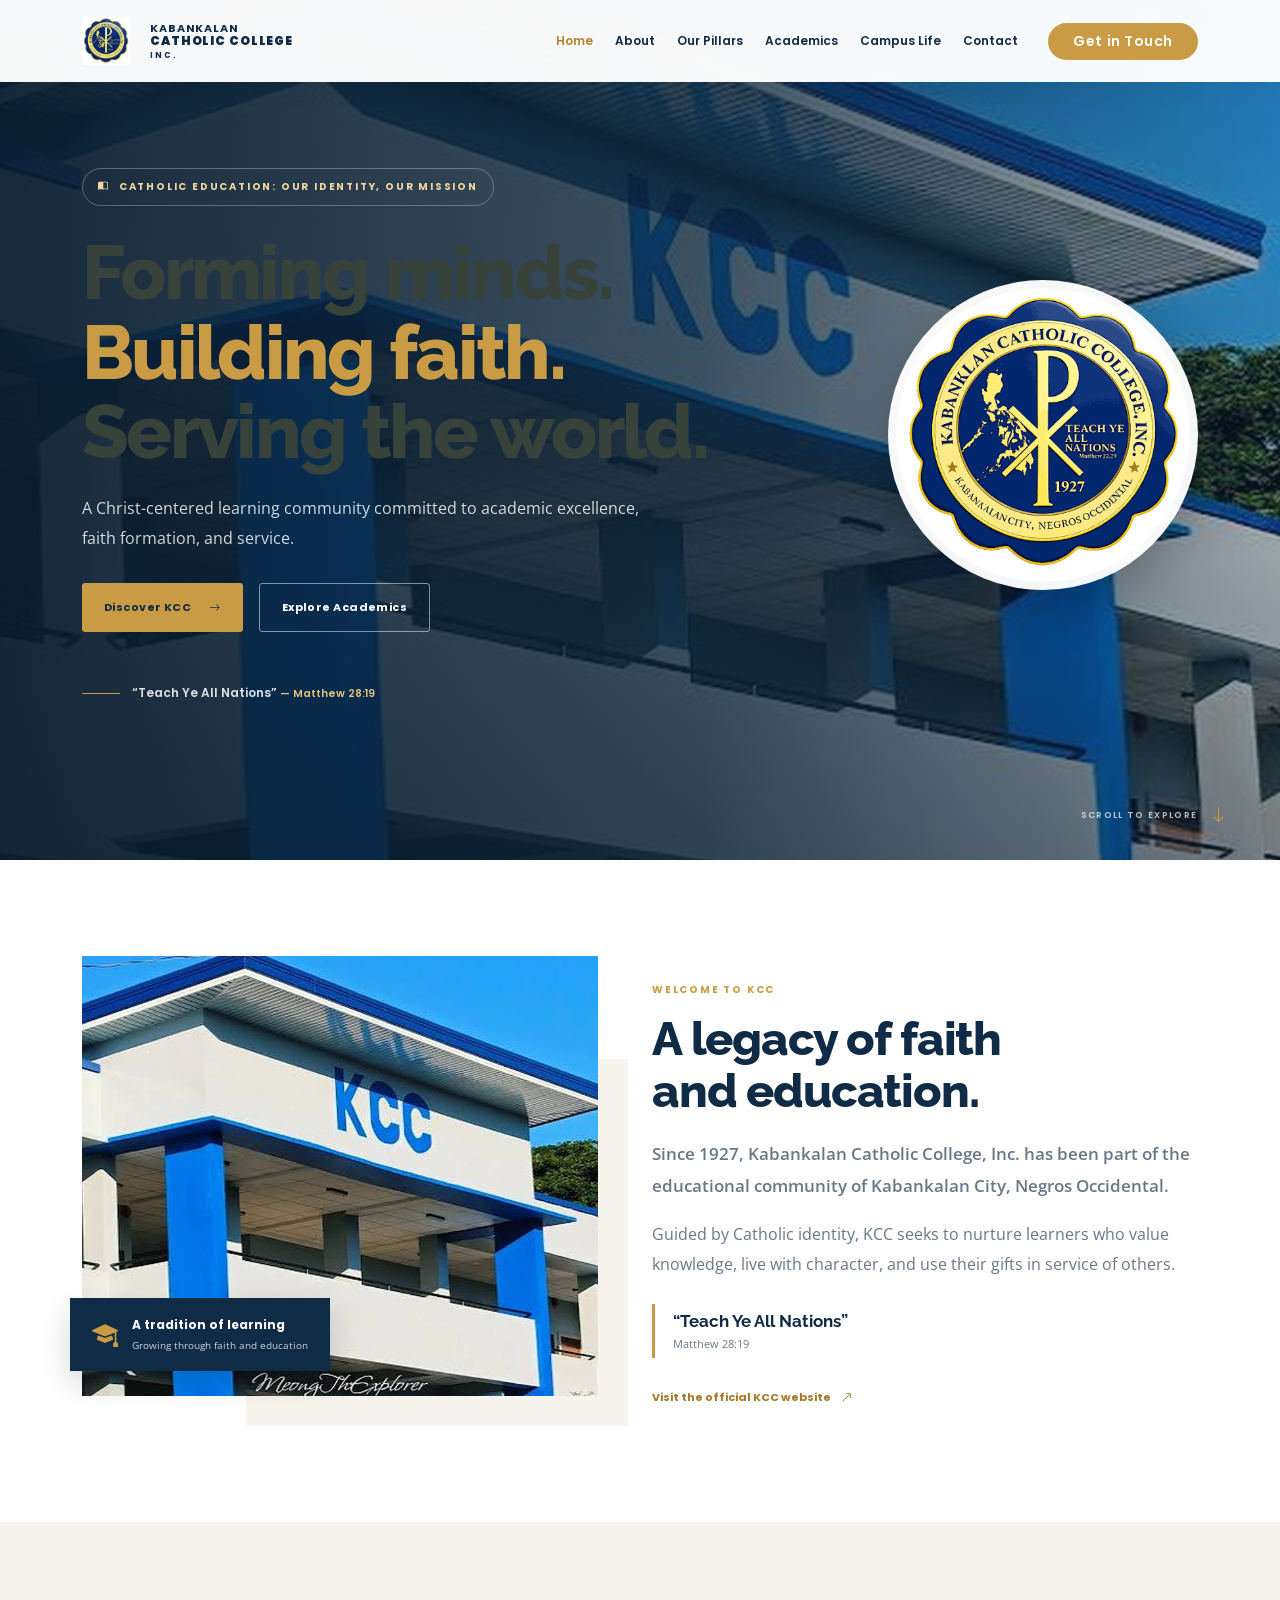
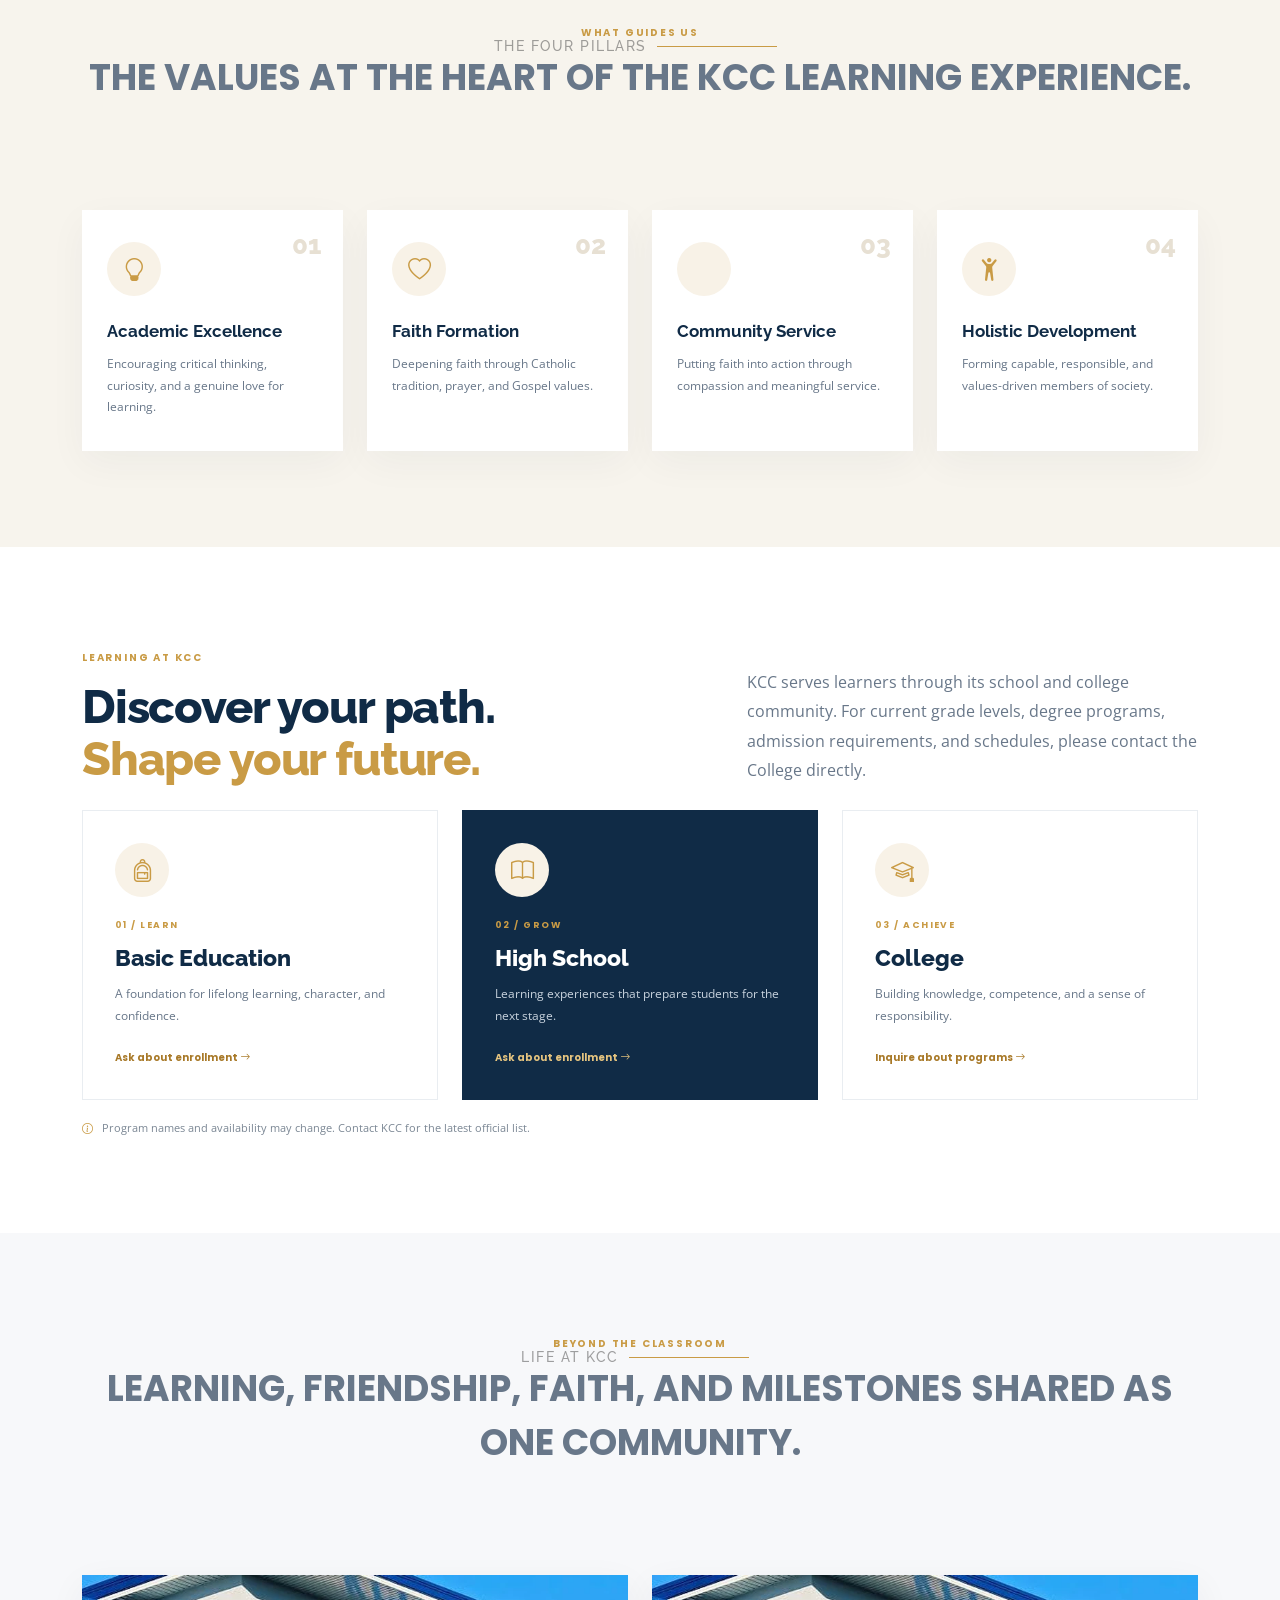
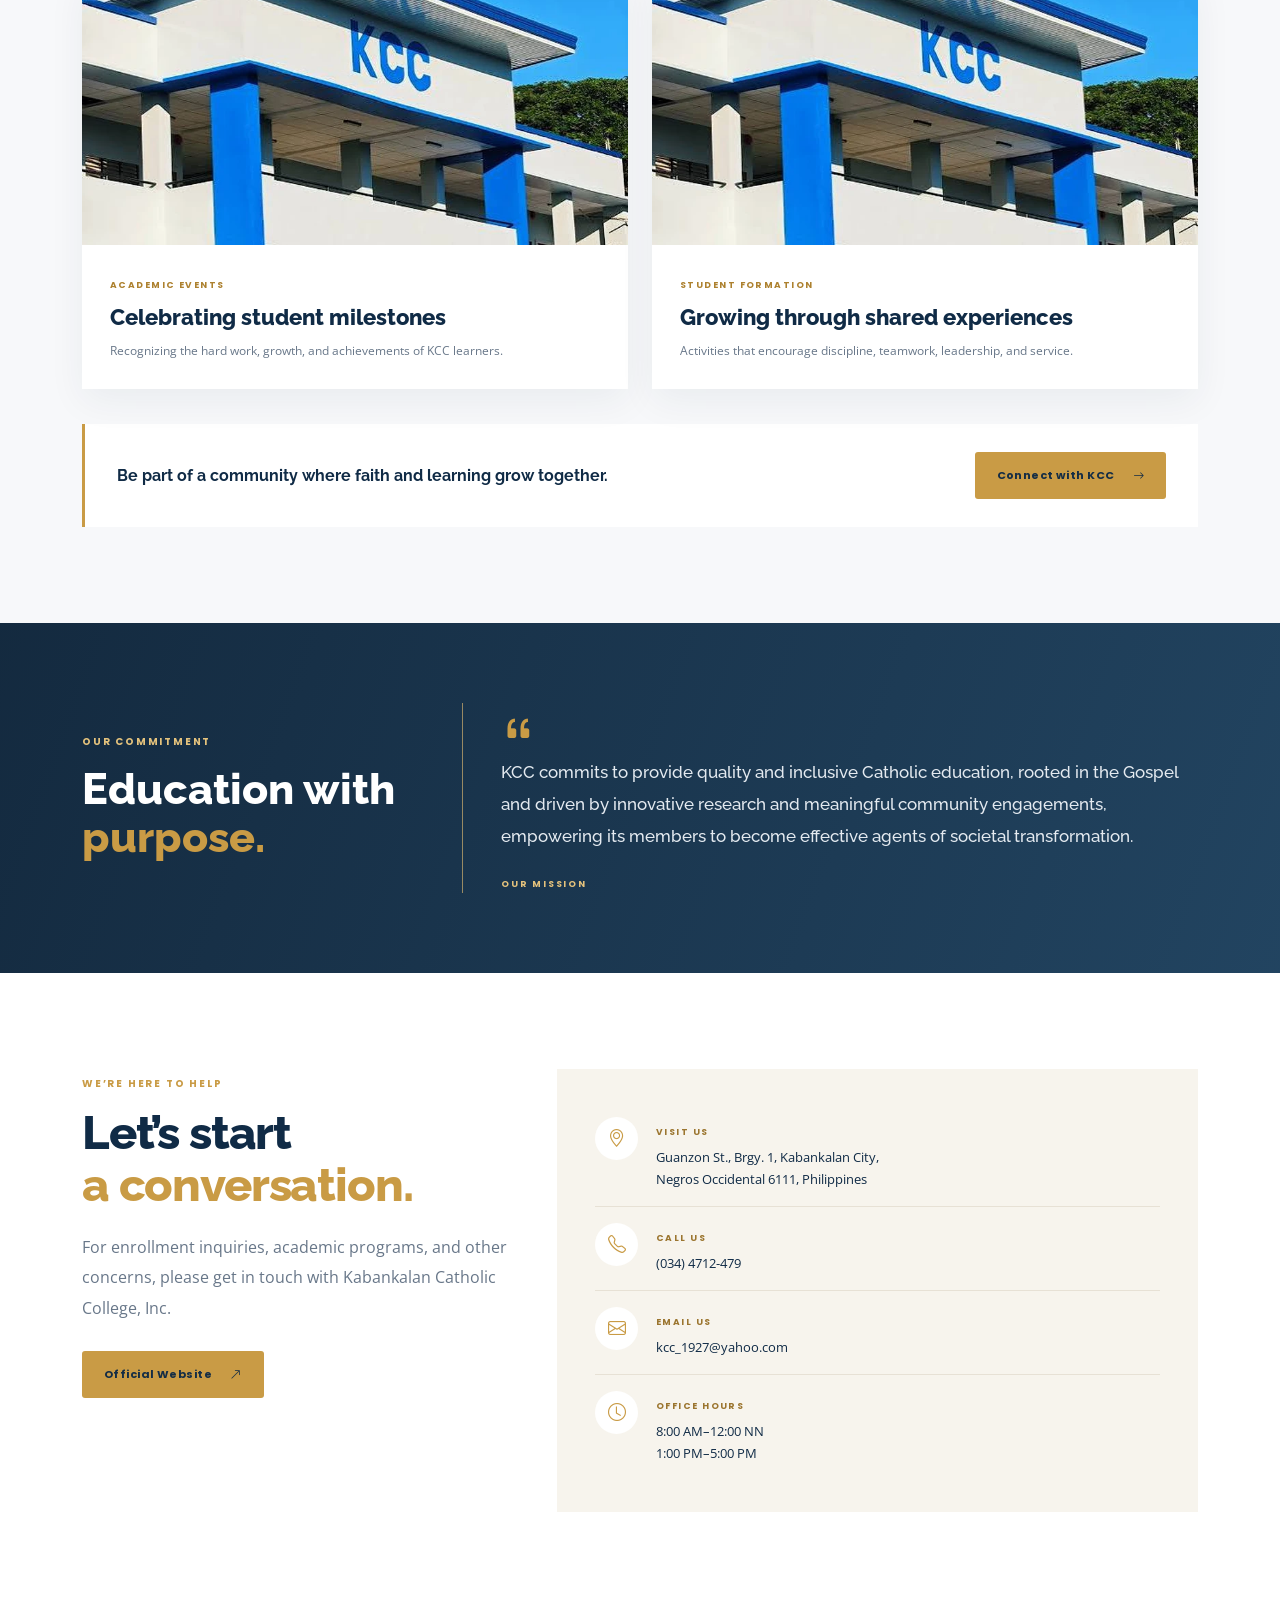
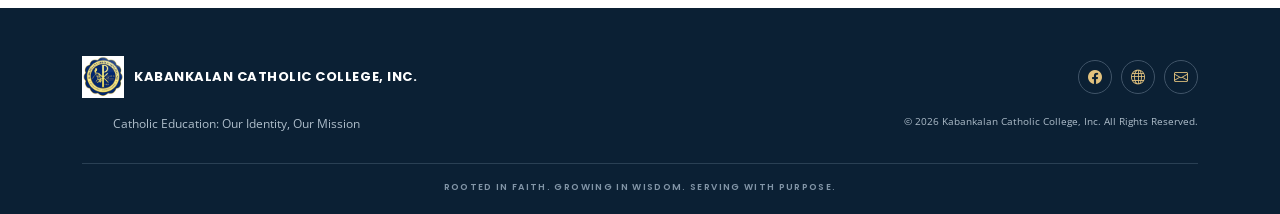
<file: index.html>
<!DOCTYPE html>
<html lang="en">
<head>
  <meta charset="utf-8">
  <meta content="width=device-width, initial-scale=1.0" name="viewport">
  <title>Kabankalan Catholic College, Inc. | Catholic Education</title>
  <meta name="description" content="Kabankalan Catholic College, Inc. — a Christ-centered learning community in Kabankalan City, Negros Occidental.">
  <meta name="keywords" content="Kabankalan Catholic College, KCC, Catholic education, Kabankalan City">
  <meta name="theme-color" content="#102b46">
  <meta property="og:title" content="Kabankalan Catholic College, Inc.">
  <meta property="og:description" content="A Christ-centered learning community committed to academic excellence, faith formation, and service.">
  <meta property="og:type" content="website">
  <meta property="og:image" content="assets/img/kcc-logo.png">
  <link href="assets/img/favicon.png" type="image/png" rel="icon">
  <link href="assets/img/apple-touch-icon.png" rel="apple-touch-icon">
  <link href="https://fonts.googleapis.com" rel="preconnect">
  <link href="https://fonts.gstatic.com" rel="preconnect" crossorigin>
  <link href="https://fonts.googleapis.com/css2?family=Open+Sans:wght@400;500;600;700;800&family=Poppins:wght@400;500;600;700;800&family=Raleway:wght@500;600;700;800&display=swap" rel="stylesheet">
  <link href="assets/vendor/bootstrap/css/bootstrap.min.css" rel="stylesheet">
  <link href="assets/vendor/bootstrap-icons/bootstrap-icons.css" rel="stylesheet">
  <link href="assets/vendor/aos/aos.css" rel="stylesheet">
  <link href="assets/vendor/glightbox/css/glightbox.min.css" rel="stylesheet">
  <link href="assets/vendor/swiper/swiper-bundle.min.css" rel="stylesheet">
  <link href="assets/css/main.css" rel="stylesheet">
  <link href="assets/css/kcc-custom.css" rel="stylesheet">
</head>
<body class="index-page">
<a class="skip-link" href="#main-content">Skip to main content</a>

<header id="header" class="header fixed-top">
  <div class="container-xl d-flex align-items-center">
    <a href="#hero" class="logo d-flex align-items-center me-auto" aria-label="Kabankalan Catholic College home">
      <img src="assets/img/kcc-logo.png" class="kcc-header-logo" alt="Kabankalan Catholic College, Inc. seal">
      <span class="brand-name">KABANKALAN<br><strong>CATHOLIC COLLEGE</strong><small>INC.</small></span>
    </a>
    <nav id="navmenu" class="navmenu" aria-label="Main navigation">
      <ul>
        <li><a href="#hero" class="active">Home</a></li>
        <li><a href="#about">About</a></li>
        <li><a href="#pillars">Our Pillars</a></li>
        <li><a href="#academics">Academics</a></li>
        <li><a href="#campus-life">Campus Life</a></li>
        <li><a href="#contact">Contact</a></li>
      </ul>
      <i class="mobile-nav-toggle d-xl-none bi bi-list" aria-label="Open navigation menu" role="button" tabindex="0"></i>
    </nav>
    <a class="btn-getstarted" href="#contact">Get in Touch</a>
  </div>
</header>

<main id="main-content" class="main">
  <section id="hero" class="kcc-hero">
    <div class="hero-shade"></div>
    <div class="container position-relative">
      <div class="row align-items-center min-vh-100">
        <div class="col-lg-8" data-aos="fade-up">
          <span class="eyebrow"><i class="bi bi-book-half"></i> Catholic Education: Our Identity, Our Mission</span>
          <h1>Forming minds.<br><em>Building faith.</em><br>Serving the world.</h1>
          <p class="hero-lead">A Christ-centered learning community committed to academic excellence, faith formation, and service.</p>
          <div class="d-flex flex-wrap gap-3 hero-actions">
            <a href="#about" class="btn-primary-kcc">Discover KCC <i class="bi bi-arrow-right"></i></a>
            <a href="#academics" class="btn-outline-kcc">Explore Academics</a>
          </div>
          <div class="hero-note"><span class="note-line"></span><span>“Teach Ye All Nations” <small>— Matthew 28:19</small></span></div>
        </div>
        <div class="col-lg-4 d-none d-lg-flex justify-content-end" data-aos="fade-left" data-aos-delay="150">
          <div class="hero-seal-image">
            <img src="assets/img/kcc-logo.png" alt="Official Kabankalan Catholic College, Inc. seal">
          </div>
        </div>
      </div>
    </div>
    <a href="#about" class="scroll-cue"><span>Scroll to explore</span><i class="bi bi-arrow-down"></i></a>
  </section>

  <section id="about" class="section kcc-about">
    <div class="container">
      <div class="row align-items-center gy-5">
        <div class="col-lg-6" data-aos="fade-right">
          <div class="about-photo-wrap">
            <img src="assets/img/about/about-1.webp" class="img-fluid about-photo" alt="Students collaborating in a learning environment">
            <div class="photo-caption"><i class="bi bi-mortarboard-fill"></i><span><strong>A tradition of learning</strong><small>Growing through faith and education</small></span></div>
            <div class="photo-accent"></div>
          </div>
        </div>
        <div class="col-lg-6" data-aos="fade-left">
          <span class="section-kicker">Welcome to KCC</span>
          <h2 class="section-heading">A legacy of faith<br>and education.</h2>
          <p class="section-intro">Since 1927, Kabankalan Catholic College, Inc. has been part of the educational community of Kabankalan City, Negros Occidental.</p>
          <p>Guided by Catholic identity, KCC seeks to nurture learners who value knowledge, live with character, and use their gifts in service of others.</p>
          <blockquote class="kcc-quote">“Teach Ye All Nations” <cite>Matthew 28:19</cite></blockquote>
          <a class="text-link" href="https://kcc.edu.ph/" target="_blank" rel="noopener">Visit the official KCC website <i class="bi bi-arrow-up-right"></i></a>
        </div>
      </div>
    </div>
  </section>

  <section id="pillars" class="section pillars-section">
    <div class="container">
      <div class="section-title text-center" data-aos="fade-up">
        <span class="section-kicker">What guides us</span>
        <h2 class="section-heading">The Four Pillars</h2>
        <p>The values at the heart of the KCC learning experience.</p>
      </div>
      <div class="row g-4">
        <div class="col-md-6 col-lg-3" data-aos="fade-up" data-aos-delay="0">
          <article class="pillar-card"><span class="pillar-number">01</span><div class="pillar-icon"><i class="bi bi-lightbulb"></i></div><h3>Academic Excellence</h3><p>Encouraging critical thinking, curiosity, and a genuine love for learning.</p></article>
        </div>
        <div class="col-md-6 col-lg-3" data-aos="fade-up" data-aos-delay="100">
          <article class="pillar-card"><span class="pillar-number">02</span><div class="pillar-icon"><i class="bi bi-heart"></i></div><h3>Faith Formation</h3><p>Deepening faith through Catholic tradition, prayer, and Gospel values.</p></article>
        </div>
        <div class="col-md-6 col-lg-3" data-aos="fade-up" data-aos-delay="200">
          <article class="pillar-card"><span class="pillar-number">03</span><div class="pillar-icon"><i class="bi bi-hands"></i></div><h3>Community Service</h3><p>Putting faith into action through compassion and meaningful service.</p></article>
        </div>
        <div class="col-md-6 col-lg-3" data-aos="fade-up" data-aos-delay="300">
          <article class="pillar-card"><span class="pillar-number">04</span><div class="pillar-icon"><i class="bi bi-person-arms-up"></i></div><h3>Holistic Development</h3><p>Forming capable, responsible, and values-driven members of society.</p></article>
        </div>
      </div>
    </div>
  </section>

  <section id="academics" class="section academics-section">
    <div class="container">
      <div class="row align-items-end mb-4 gy-3">
        <div class="col-lg-7" data-aos="fade-up">
          <span class="section-kicker">Learning at KCC</span>
          <h2 class="section-heading">Discover your path.<br><em>Shape your future.</em></h2>
        </div>
        <div class="col-lg-5" data-aos="fade-up" data-aos-delay="100">
          <p class="mb-0">KCC serves learners through its school and college community. For current grade levels, degree programs, admission requirements, and schedules, please contact the College directly.</p>
        </div>
      </div>
      <div class="row g-4">
        <div class="col-md-4" data-aos="fade-up">
          <div class="academic-card"><div class="academic-icon"><i class="bi bi-backpack"></i></div><span>01 / LEARN</span><h3>Basic Education</h3><p>A foundation for lifelong learning, character, and confidence.</p><a href="#contact">Ask about enrollment <i class="bi bi-arrow-right"></i></a></div>
        </div>
        <div class="col-md-4" data-aos="fade-up" data-aos-delay="100">
          <div class="academic-card featured"><div class="academic-icon"><i class="bi bi-book"></i></div><span>02 / GROW</span><h3>High School</h3><p>Learning experiences that prepare students for the next stage.</p><a href="#contact">Ask about enrollment <i class="bi bi-arrow-right"></i></a></div>
        </div>
        <div class="col-md-4" data-aos="fade-up" data-aos-delay="200">
          <div class="academic-card"><div class="academic-icon"><i class="bi bi-mortarboard"></i></div><span>03 / ACHIEVE</span><h3>College</h3><p>Building knowledge, competence, and a sense of responsibility.</p><a href="#contact">Inquire about programs <i class="bi bi-arrow-right"></i></a></div>
        </div>
      </div>
      <p class="program-note"><i class="bi bi-info-circle"></i> Program names and availability may change. Contact KCC for the latest official list.</p>
    </div>
  </section>

  <section id="campus-life" class="section campus-section">
    <div class="container">
      <div class="section-title text-center" data-aos="fade-up">
        <span class="section-kicker">Beyond the classroom</span>
        <h2 class="section-heading">Life at KCC</h2>
        <p>Learning, friendship, faith, and milestones shared as one community.</p>
      </div>
      <div class="row g-4">
        <div class="col-lg-6" data-aos="fade-up">
          <article class="life-card">
            <img src="assets/img/event/event-item-1.webp" alt="Students participating in an academic school event" class="img-fluid">
            <div class="life-card-content"><span>ACADEMIC EVENTS</span><h3>Celebrating student milestones</h3><p>Recognizing the hard work, growth, and achievements of KCC learners.</p></div>
          </article>
        </div>
        <div class="col-lg-6" data-aos="fade-up" data-aos-delay="100">
          <article class="life-card">
            <img src="assets/img/event/event-item-2.webp" alt="Students taking part in a school community activity" class="img-fluid">
            <div class="life-card-content"><span>STUDENT FORMATION</span><h3>Growing through shared experiences</h3><p>Activities that encourage discipline, teamwork, leadership, and service.</p></div>
          </article>
        </div>
      </div>
      <div class="campus-cta" data-aos="fade-up"><p>Be part of a community where faith and learning grow together.</p><a href="#contact" class="btn-primary-kcc">Connect with KCC <i class="bi bi-arrow-right"></i></a></div>
    </div>
  </section>

  <section id="mission" class="mission-section">
    <div class="container">
      <div class="row align-items-center gy-4">
        <div class="col-lg-4" data-aos="fade-right"><span class="section-kicker light">Our commitment</span><h2>Education with<br><em>purpose.</em></h2></div>
        <div class="col-lg-8" data-aos="fade-left"><div class="mission-copy"><i class="bi bi-quote"></i><p>KCC commits to provide quality and inclusive Catholic education, rooted in the Gospel and driven by innovative research and meaningful community engagements, empowering its members to become effective agents of societal transformation.</p><span>OUR MISSION</span></div></div>
      </div>
    </div>
  </section>

  <section id="contact" class="section contact-section">
    <div class="container">
      <div class="row gy-5">
        <div class="col-lg-5" data-aos="fade-right">
          <span class="section-kicker">We’re here to help</span>
          <h2 class="section-heading">Let’s start<br><em>a conversation.</em></h2>
          <p>For enrollment inquiries, academic programs, and other concerns, please get in touch with Kabankalan Catholic College, Inc.</p>
          <a class="btn-primary-kcc" href="https://kcc.edu.ph/" target="_blank" rel="noopener">Official Website <i class="bi bi-arrow-up-right"></i></a>
        </div>
        <div class="col-lg-7" data-aos="fade-left">
          <div class="contact-panel">
            <div class="contact-item"><span class="contact-icon"><i class="bi bi-geo-alt"></i></span><div><small>VISIT US</small><p>Guanzon St., Brgy. 1, Kabankalan City,<br>Negros Occidental 6111, Philippines</p></div></div>
            <div class="contact-item"><span class="contact-icon"><i class="bi bi-telephone"></i></span><div><small>CALL US</small><p><a href="tel:+63344712479">(034) 4712-479</a></p></div></div>
            <div class="contact-item"><span class="contact-icon"><i class="bi bi-envelope"></i></span><div><small>EMAIL US</small><p><a href="mailto:kcc_1927@yahoo.com">kcc_1927@yahoo.com</a></p></div></div>
            <div class="contact-item"><span class="contact-icon"><i class="bi bi-clock"></i></span><div><small>OFFICE HOURS</small><p>8:00 AM–12:00 NN<br>1:00 PM–5:00 PM</p></div></div>
          </div>
        </div>
      </div>
    </div>
  </section>
</main>

<footer id="footer" class="footer kcc-footer">
  <div class="container">
    <div class="row gy-4 align-items-center">
      <div class="col-lg-7">
        <a href="#hero" class="footer-brand"><img src="assets/img/kcc-logo.png" alt="Kabankalan Catholic College seal"> KABANKALAN CATHOLIC COLLEGE, INC.</a>
        <p>Catholic Education: Our Identity, Our Mission</p>
      </div>
      <div class="col-lg-5 text-lg-end">
        <div class="footer-social"><a href="https://www.facebook.com/KCCInc1927" aria-label="Facebook"><i class="bi bi-facebook"></i></a><a href="https://kcc.edu.ph/" aria-label="Official website"><i class="bi bi-globe"></i></a><a href="mailto:kcc_1927@yahoo.com" aria-label="Email"><i class="bi bi-envelope"></i></a></div>
        <small>© <span id="year"></span> Kabankalan Catholic College, Inc. All Rights Reserved.</small>
      </div>
    </div>
    <div class="footer-bottom">Rooted in faith. Growing in wisdom. Serving with purpose.</div>
  </div>
</footer>

<a href="#" id="scroll-top" class="scroll-top d-flex align-items-center justify-content-center"><i class="bi bi-arrow-up-short"></i></a>
<div id="preloader"></div>
<script src="assets/vendor/bootstrap/js/bootstrap.bundle.min.js"></script>
<script src="assets/vendor/aos/aos.js"></script>
<script src="assets/vendor/glightbox/js/glightbox.min.js"></script>
<script src="assets/vendor/swiper/swiper-bundle.min.js"></script>
<script src="assets/js/main.js"></script>
<script src="assets/js/kcc-custom.js"></script>
</body>
</html>
</file>
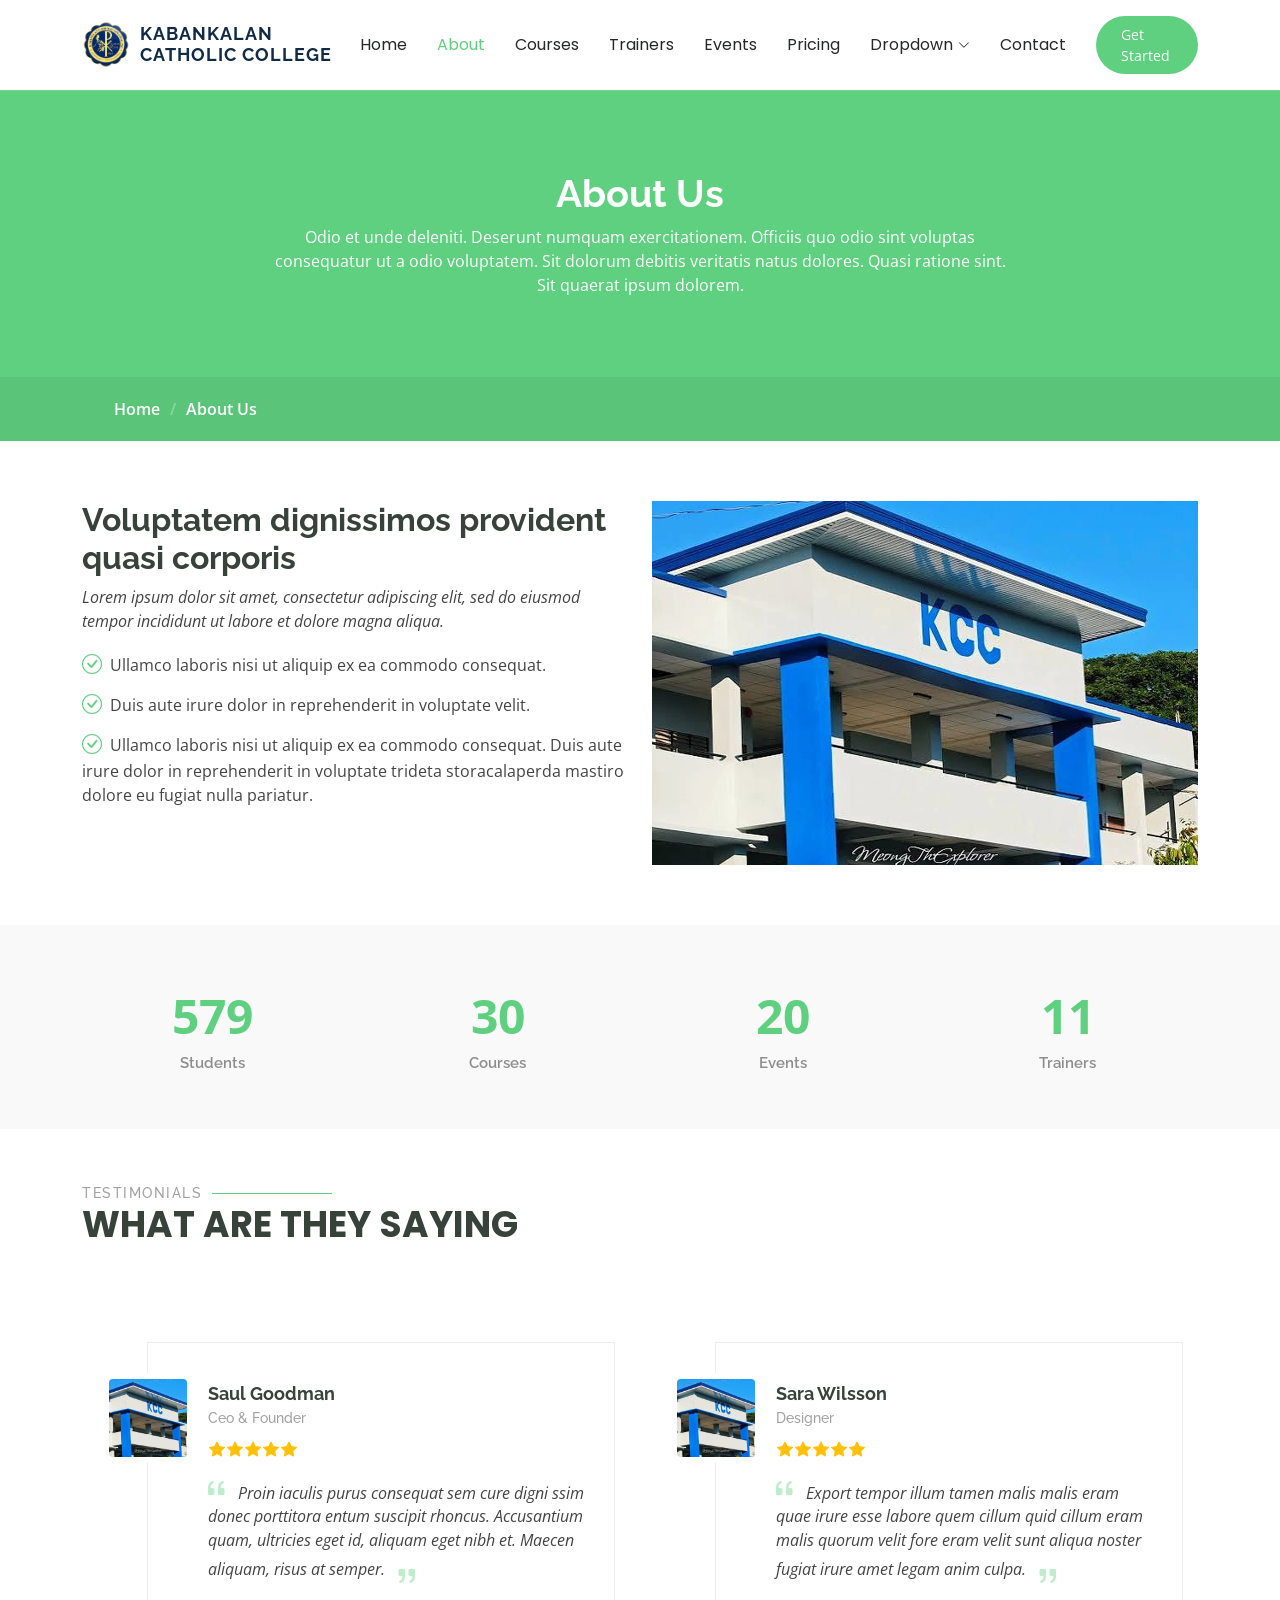
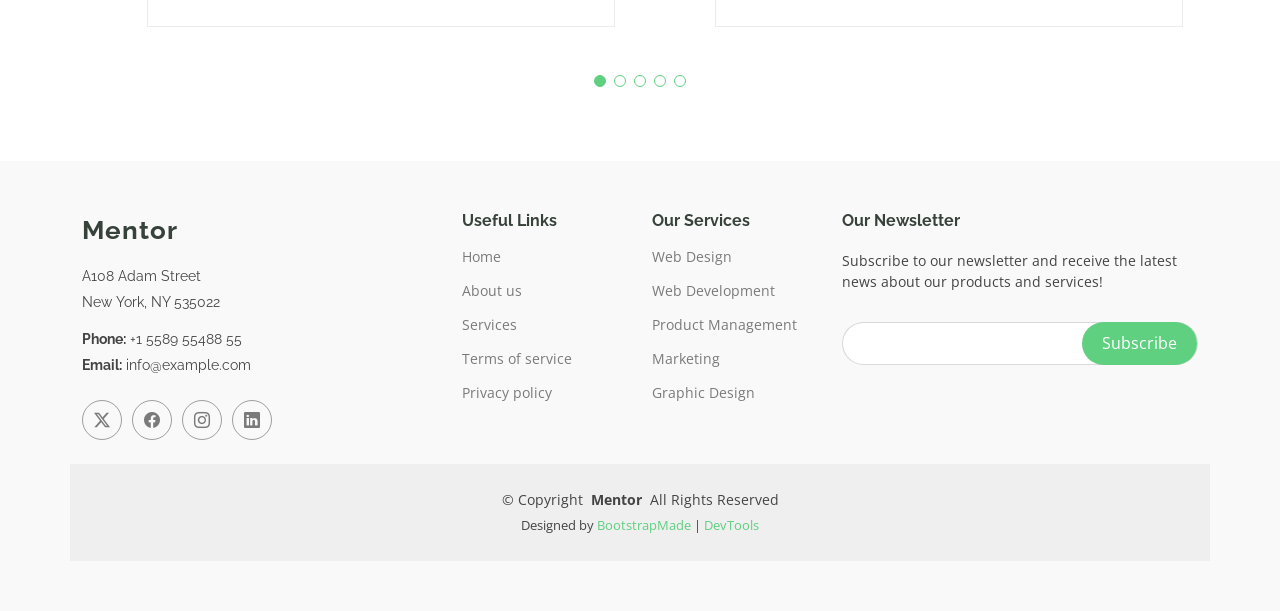
<file: about.html>
<!DOCTYPE html>
<html lang="en">

<head>
  <meta charset="utf-8">
  <meta content="width=device-width, initial-scale=1.0" name="viewport">
  <title>About - Mentor Bootstrap Template</title>
  <meta name="description" content="">
  <meta name="keywords" content="">

  <!-- Favicons -->
  <link href="assets/img/favicon.png" type="image/png" rel="icon">
  <link href="assets/img/apple-touch-icon.png" rel="apple-touch-icon">

  <!-- Fonts -->
  <link href="https://fonts.googleapis.com" rel="preconnect">
  <link href="https://fonts.gstatic.com" rel="preconnect" crossorigin>
  <link href="https://fonts.googleapis.com/css2?family=Open+Sans:ital,wght@0,300;0,400;0,500;0,600;0,700;0,800;1,300;1,400;1,500;1,600;1,700;1,800&family=Poppins:ital,wght@0,100;0,200;0,300;0,400;0,500;0,600;0,700;0,800;0,900;1,100;1,200;1,300;1,400;1,500;1,600;1,700;1,800;1,900&family=Raleway:ital,wght@0,100;0,200;0,300;0,400;0,500;0,600;0,700;0,800;0,900;1,100;1,200;1,300;1,400;1,500;1,600;1,700;1,800;1,900&display=swap" rel="stylesheet">

  <!-- Vendor CSS Files -->
  <link href="assets/vendor/bootstrap/css/bootstrap.min.css" rel="stylesheet">
  <link href="assets/vendor/bootstrap-icons/bootstrap-icons.css" rel="stylesheet">
  <link href="assets/vendor/aos/aos.css" rel="stylesheet">
  <link href="assets/vendor/glightbox/css/glightbox.min.css" rel="stylesheet">
  <link href="assets/vendor/swiper/swiper-bundle.min.css" rel="stylesheet">

  <!-- Main CSS File -->
  <link href="assets/css/main.css" rel="stylesheet">

  <!-- =======================================================
  * Template Name: Mentor
  * Template URL: https://bootstrapmade.com/mentor-free-education-bootstrap-theme/
  * Updated: Jul 07 2025 with Bootstrap v5.3.7
  * Author: BootstrapMade.com
  * License: https://bootstrapmade.com/license/
  ======================================================== -->
</head>

<body class="about-page">

  <header id="header" class="header d-flex align-items-center sticky-top">
    <div class="container-fluid container-xl position-relative d-flex align-items-center">

      <a href="index.html" class="logo d-flex align-items-center me-auto">
        <img src="assets/img/kcc-logo.png" class="kcc-header-logo" alt="Kabankalan Catholic College, Inc. seal"><h1 class="sitename">Kabankalan Catholic College</h1>
      </a>

      <nav id="navmenu" class="navmenu">
        <ul>
          <li><a href="index.html">Home<br></a></li>
          <li><a href="about.html" class="active">About</a></li>
          <li><a href="courses.html">Courses</a></li>
          <li><a href="trainers.html">Trainers</a></li>
          <li><a href="events.html">Events</a></li>
          <li><a href="pricing.html">Pricing</a></li>
          <li class="dropdown"><a href="#"><span>Dropdown</span> <i class="bi bi-chevron-down toggle-dropdown"></i></a>
            <ul>
              <li><a href="#">Dropdown 1</a></li>
              <li class="dropdown"><a href="#"><span>Deep Dropdown</span> <i class="bi bi-chevron-down toggle-dropdown"></i></a>
                <ul>
                  <li><a href="#">Deep Dropdown 1</a></li>
                  <li><a href="#">Deep Dropdown 2</a></li>
                  <li><a href="#">Deep Dropdown 3</a></li>
                  <li><a href="#">Deep Dropdown 4</a></li>
                  <li><a href="#">Deep Dropdown 5</a></li>
                </ul>
              </li>
              <li><a href="#">Dropdown 2</a></li>
              <li><a href="#">Dropdown 3</a></li>
              <li><a href="#">Dropdown 4</a></li>
            </ul>
          </li>
          <li><a href="contact.html">Contact</a></li>
        </ul>
        <i class="mobile-nav-toggle d-xl-none bi bi-list"></i>
      </nav>

      <a class="btn-getstarted" href="courses.html">Get Started</a>

    </div>
  </header>

  <main class="main">

    <!-- Page Title -->
    <div class="page-title" data-aos="fade">
      <div class="heading">
        <div class="container">
          <div class="row d-flex justify-content-center text-center">
            <div class="col-lg-8">
              <h1>About Us<br></h1>
              <p class="mb-0">Odio et unde deleniti. Deserunt numquam exercitationem. Officiis quo odio sint voluptas consequatur ut a odio voluptatem. Sit dolorum debitis veritatis natus dolores. Quasi ratione sint. Sit quaerat ipsum dolorem.</p>
            </div>
          </div>
        </div>
      </div>
      <nav class="breadcrumbs">
        <div class="container">
          <ol>
            <li><a href="index.html">Home</a></li>
            <li class="current">About Us<br></li>
          </ol>
        </div>
      </nav>
    </div><!-- End Page Title -->

    <!-- About Us Section -->
    <section id="about-us" class="section about-us">

      <div class="container">

        <div class="row gy-4">

          <div class="col-lg-6 order-1 order-lg-2" data-aos="fade-up" data-aos-delay="100">
            <img src="assets/img/about/about-1.webp" class="img-fluid" alt="">
          </div>

          <div class="col-lg-6 order-2 order-lg-1 content" data-aos="fade-up" data-aos-delay="200">
            <h3>Voluptatem dignissimos provident quasi corporis</h3>
            <p class="fst-italic">
              Lorem ipsum dolor sit amet, consectetur adipiscing elit, sed do eiusmod tempor incididunt ut labore et dolore
              magna aliqua.
            </p>
            <ul>
              <li><i class="bi bi-check-circle"></i> <span>Ullamco laboris nisi ut aliquip ex ea commodo consequat.</span></li>
              <li><i class="bi bi-check-circle"></i> <span>Duis aute irure dolor in reprehenderit in voluptate velit.</span></li>
              <li><i class="bi bi-check-circle"></i> <span>Ullamco laboris nisi ut aliquip ex ea commodo consequat. Duis aute irure dolor in reprehenderit in voluptate trideta storacalaperda mastiro dolore eu fugiat nulla pariatur.</span></li>
            </ul>
          </div>

        </div>

      </div>

    </section><!-- /About Us Section -->

    <!-- Counts Section -->
    <section id="counts" class="section counts light-background">

      <div class="container" data-aos="fade-up" data-aos-delay="100">

        <div class="row gy-4">

          <div class="col-lg-3 col-md-6">
            <div class="stats-item text-center w-100 h-100">
              <span data-purecounter-start="0" data-purecounter-end="1232" data-purecounter-duration="1" class="purecounter"></span>
              <p>Students</p>
            </div>
          </div><!-- End Stats Item -->

          <div class="col-lg-3 col-md-6">
            <div class="stats-item text-center w-100 h-100">
              <span data-purecounter-start="0" data-purecounter-end="64" data-purecounter-duration="1" class="purecounter"></span>
              <p>Courses</p>
            </div>
          </div><!-- End Stats Item -->

          <div class="col-lg-3 col-md-6">
            <div class="stats-item text-center w-100 h-100">
              <span data-purecounter-start="0" data-purecounter-end="42" data-purecounter-duration="1" class="purecounter"></span>
              <p>Events</p>
            </div>
          </div><!-- End Stats Item -->

          <div class="col-lg-3 col-md-6">
            <div class="stats-item text-center w-100 h-100">
              <span data-purecounter-start="0" data-purecounter-end="24" data-purecounter-duration="1" class="purecounter"></span>
              <p>Trainers</p>
            </div>
          </div><!-- End Stats Item -->

        </div>

      </div>

    </section><!-- /Counts Section -->

    <!-- Testimonials Section -->
    <section id="testimonials" class="testimonials section">

      <!-- Section Title -->
      <div class="container section-title" data-aos="fade-up">
        <h2>Testimonials</h2>
        <p>What are they saying</p>
      </div><!-- End Section Title -->

      <div class="container" data-aos="fade-up" data-aos-delay="100">

        <div class="swiper init-swiper">
          <script type="application/json" class="swiper-config">
            {
              "loop": true,
              "speed": 600,
              "autoplay": {
                "delay": 5000
              },
              "slidesPerView": "auto",
              "pagination": {
                "el": ".swiper-pagination",
                "type": "bullets",
                "clickable": true
              },
              "breakpoints": {
                "320": {
                  "slidesPerView": 1,
                  "spaceBetween": 40
                },
                "1200": {
                  "slidesPerView": 2,
                  "spaceBetween": 20
                }
              }
            }
          </script>
          <div class="swiper-wrapper">

            <div class="swiper-slide">
              <div class="testimonial-wrap">
                <div class="testimonial-item">
                  <img src="assets/img/person/person-m-9.webp" class="testimonial-img" alt="">
                  <h3>Saul Goodman</h3>
                  <h4>Ceo &amp; Founder</h4>
                  <div class="stars">
                    <i class="bi bi-star-fill"></i><i class="bi bi-star-fill"></i><i class="bi bi-star-fill"></i><i class="bi bi-star-fill"></i><i class="bi bi-star-fill"></i>
                  </div>
                  <p>
                    <i class="bi bi-quote quote-icon-left"></i>
                    <span>Proin iaculis purus consequat sem cure digni ssim donec porttitora entum suscipit rhoncus. Accusantium quam, ultricies eget id, aliquam eget nibh et. Maecen aliquam, risus at semper.</span>
                    <i class="bi bi-quote quote-icon-right"></i>
                  </p>
                </div>
              </div>
            </div><!-- End testimonial item -->

            <div class="swiper-slide">
              <div class="testimonial-wrap">
                <div class="testimonial-item">
                  <img src="assets/img/person/person-f-5.webp" class="testimonial-img" alt="">
                  <h3>Sara Wilsson</h3>
                  <h4>Designer</h4>
                  <div class="stars">
                    <i class="bi bi-star-fill"></i><i class="bi bi-star-fill"></i><i class="bi bi-star-fill"></i><i class="bi bi-star-fill"></i><i class="bi bi-star-fill"></i>
                  </div>
                  <p>
                    <i class="bi bi-quote quote-icon-left"></i>
                    <span>Export tempor illum tamen malis malis eram quae irure esse labore quem cillum quid cillum eram malis quorum velit fore eram velit sunt aliqua noster fugiat irure amet legam anim culpa.</span>
                    <i class="bi bi-quote quote-icon-right"></i>
                  </p>
                </div>
              </div>
            </div><!-- End testimonial item -->

            <div class="swiper-slide">
              <div class="testimonial-wrap">
                <div class="testimonial-item">
                  <img src="assets/img/person/person-f-12.webp" class="testimonial-img" alt="">
                  <h3>Jena Karlis</h3>
                  <h4>Store Owner</h4>
                  <div class="stars">
                    <i class="bi bi-star-fill"></i><i class="bi bi-star-fill"></i><i class="bi bi-star-fill"></i><i class="bi bi-star-fill"></i><i class="bi bi-star-fill"></i>
                  </div>
                  <p>
                    <i class="bi bi-quote quote-icon-left"></i>
                    <span>Enim nisi quem export duis labore cillum quae magna enim sint quorum nulla quem veniam duis minim tempor labore quem eram duis noster aute amet eram fore quis sint minim.</span>
                    <i class="bi bi-quote quote-icon-right"></i>
                  </p>
                </div>
              </div>
            </div><!-- End testimonial item -->

            <div class="swiper-slide">
              <div class="testimonial-wrap">
                <div class="testimonial-item">
                  <img src="assets/img/person/person-m-12.webp" class="testimonial-img" alt="">
                  <h3>Matt Brandon</h3>
                  <h4>Freelancer</h4>
                  <div class="stars">
                    <i class="bi bi-star-fill"></i><i class="bi bi-star-fill"></i><i class="bi bi-star-fill"></i><i class="bi bi-star-fill"></i><i class="bi bi-star-fill"></i>
                  </div>
                  <p>
                    <i class="bi bi-quote quote-icon-left"></i>
                    <span>Fugiat enim eram quae cillum dolore dolor amet nulla culpa multos export minim fugiat minim velit minim dolor enim duis veniam ipsum anim magna sunt elit fore quem dolore labore illum veniam.</span>
                    <i class="bi bi-quote quote-icon-right"></i>
                  </p>
                </div>
              </div>
            </div><!-- End testimonial item -->

            <div class="swiper-slide">
              <div class="testimonial-wrap">
                <div class="testimonial-item">
                  <img src="assets/img/person/person-m-13.webp" class="testimonial-img" alt="">
                  <h3>John Larson</h3>
                  <h4>Entrepreneur</h4>
                  <div class="stars">
                    <i class="bi bi-star-fill"></i><i class="bi bi-star-fill"></i><i class="bi bi-star-fill"></i><i class="bi bi-star-fill"></i><i class="bi bi-star-fill"></i>
                  </div>
                  <p>
                    <i class="bi bi-quote quote-icon-left"></i>
                    <span>Quis quorum aliqua sint quem legam fore sunt eram irure aliqua veniam tempor noster veniam enim culpa labore duis sunt culpa nulla illum cillum fugiat legam esse veniam culpa fore nisi cillum quid.</span>
                    <i class="bi bi-quote quote-icon-right"></i>
                  </p>
                </div>
              </div>
            </div><!-- End testimonial item -->

          </div>
          <div class="swiper-pagination"></div>
        </div>

      </div>

    </section><!-- /Testimonials Section -->

  </main>

  <footer id="footer" class="footer position-relative light-background">

    <div class="container footer-top">
      <div class="row gy-4">
        <div class="col-lg-4 col-md-6 footer-about">
          <a href="index.html" class="logo d-flex align-items-center">
            <span class="sitename">Mentor</span>
          </a>
          <div class="footer-contact pt-3">
            <p>A108 Adam Street</p>
            <p>New York, NY 535022</p>
            <p class="mt-3"><strong>Phone:</strong> <span>+1 5589 55488 55</span></p>
            <p><strong>Email:</strong> <span>info@example.com</span></p>
          </div>
          <div class="social-links d-flex mt-4">
            <a href=""><i class="bi bi-twitter-x"></i></a>
            <a href=""><i class="bi bi-facebook"></i></a>
            <a href=""><i class="bi bi-instagram"></i></a>
            <a href=""><i class="bi bi-linkedin"></i></a>
          </div>
        </div>

        <div class="col-lg-2 col-md-3 footer-links">
          <h4>Useful Links</h4>
          <ul>
            <li><a href="#">Home</a></li>
            <li><a href="#">About us</a></li>
            <li><a href="#">Services</a></li>
            <li><a href="#">Terms of service</a></li>
            <li><a href="#">Privacy policy</a></li>
          </ul>
        </div>

        <div class="col-lg-2 col-md-3 footer-links">
          <h4>Our Services</h4>
          <ul>
            <li><a href="#">Web Design</a></li>
            <li><a href="#">Web Development</a></li>
            <li><a href="#">Product Management</a></li>
            <li><a href="#">Marketing</a></li>
            <li><a href="#">Graphic Design</a></li>
          </ul>
        </div>

        <div class="col-lg-4 col-md-12 footer-newsletter">
          <h4>Our Newsletter</h4>
          <p>Subscribe to our newsletter and receive the latest news about our products and services!</p>
          <form action="#" method="post" class="email-form">
            <div class="newsletter-form"><input type="email" name="email"><input type="submit" value="Subscribe"></div>
            <div class="loading">Loading</div>
            <div class="error-message"></div>
            <div class="sent-message">Your subscription request has been sent. Thank you!</div>
          </form>
        </div>

      </div>
    </div>

    <div class="container copyright text-center mt-4">
      <p>© <span>Copyright</span> <strong class="px-1 sitename">Mentor</strong> <span>All Rights Reserved</span></p>
      <div class="credits">
        <!-- All the links in the footer should remain intact. -->
        <!-- You can delete the links only if you've purchased the pro version. -->
        <!-- Licensing information: https://bootstrapmade.com/license/ -->
        Designed by <a href="https://bootstrapmade.com/">BootstrapMade</a> | <a href="https://bootstrapmade.com/tools/">DevTools</a>
      </div>
    </div>

  </footer>

  <!-- Scroll Top -->
  <a href="#" id="scroll-top" class="scroll-top d-flex align-items-center justify-content-center"><i class="bi bi-arrow-up-short"></i></a>

  <!-- Preloader -->
  <div id="preloader"></div>

  <!-- Vendor JS Files -->
  <script src="assets/vendor/bootstrap/js/bootstrap.bundle.min.js"></script>
  <script src="assets/vendor/aos/aos.js"></script>
  <script src="assets/vendor/glightbox/js/glightbox.min.js"></script>
  <script src="assets/vendor/purecounter/purecounter_vanilla.js"></script>
  <script src="assets/vendor/swiper/swiper-bundle.min.js"></script>

  <!-- Main JS File -->
  <script src="assets/js/main.js"></script>

</body>

</html>
</file>
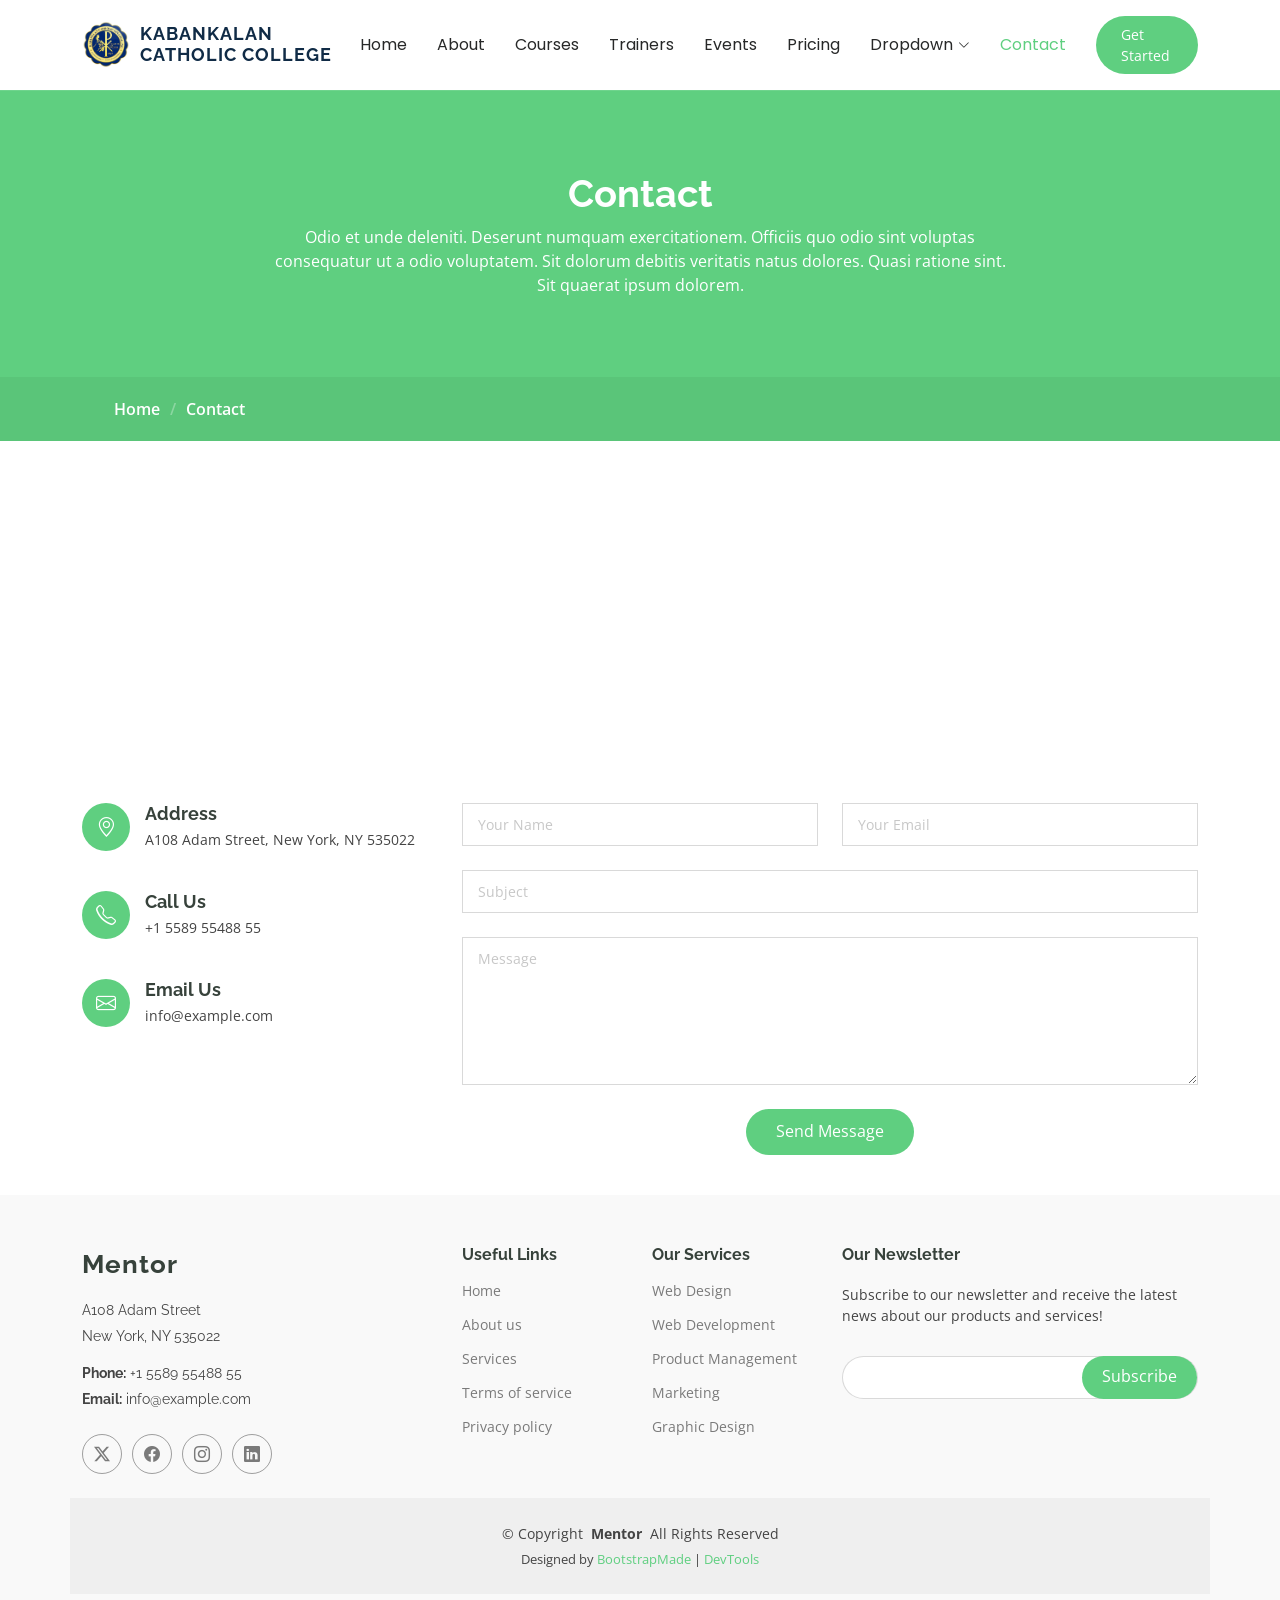
<file: contact.html>
<!DOCTYPE html>
<html lang="en">

<head>
  <meta charset="utf-8">
  <meta content="width=device-width, initial-scale=1.0" name="viewport">
  <title>Contact - Mentor Bootstrap Template</title>
  <meta name="description" content="">
  <meta name="keywords" content="">

  <!-- Favicons -->
  <link href="assets/img/favicon.png" type="image/png" rel="icon">
  <link href="assets/img/apple-touch-icon.png" rel="apple-touch-icon">

  <!-- Fonts -->
  <link href="https://fonts.googleapis.com" rel="preconnect">
  <link href="https://fonts.gstatic.com" rel="preconnect" crossorigin>
  <link
    href="https://fonts.googleapis.com/css2?family=Open+Sans:ital,wght@0,300;0,400;0,500;0,600;0,700;0,800;1,300;1,400;1,500;1,600;1,700;1,800&family=Poppins:ital,wght@0,100;0,200;0,300;0,400;0,500;0,600;0,700;0,800;0,900;1,100;1,200;1,300;1,400;1,500;1,600;1,700;1,800;1,900&family=Raleway:ital,wght@0,100;0,200;0,300;0,400;0,500;0,600;0,700;0,800;0,900;1,100;1,200;1,300;1,400;1,500;1,600;1,700;1,800;1,900&display=swap"
    rel="stylesheet">

  <!-- Vendor CSS Files -->
  <link href="assets/vendor/bootstrap/css/bootstrap.min.css" rel="stylesheet">
  <link href="assets/vendor/bootstrap-icons/bootstrap-icons.css" rel="stylesheet">
  <link href="assets/vendor/aos/aos.css" rel="stylesheet">
  <link href="assets/vendor/glightbox/css/glightbox.min.css" rel="stylesheet">
  <link href="assets/vendor/swiper/swiper-bundle.min.css" rel="stylesheet">

  <!-- Main CSS File -->
  <link href="assets/css/main.css" rel="stylesheet">

  <!-- =======================================================
  * Template Name: Mentor
  * Template URL: https://bootstrapmade.com/mentor-free-education-bootstrap-theme/
  * Updated: Jul 07 2025 with Bootstrap v5.3.7
  * Author: BootstrapMade.com
  * License: https://bootstrapmade.com/license/
  ======================================================== -->
</head>

<body class="contact-page">

  <header id="header" class="header d-flex align-items-center sticky-top">
    <div class="container-fluid container-xl position-relative d-flex align-items-center">

      <a href="index.html" class="logo d-flex align-items-center me-auto">
        <img src="assets/img/kcc-logo.png" class="kcc-header-logo" alt="Kabankalan Catholic College, Inc. seal"><h1 class="sitename">Kabankalan Catholic College</h1>
      </a>

      <nav id="navmenu" class="navmenu">
        <ul>
          <li><a href="index.html">Home<br></a></li>
          <li><a href="about.html">About</a></li>
          <li><a href="courses.html">Courses</a></li>
          <li><a href="trainers.html">Trainers</a></li>
          <li><a href="events.html">Events</a></li>
          <li><a href="pricing.html">Pricing</a></li>
          <li class="dropdown"><a href="#"><span>Dropdown</span> <i class="bi bi-chevron-down toggle-dropdown"></i></a>
            <ul>
              <li><a href="#">Dropdown 1</a></li>
              <li class="dropdown"><a href="#"><span>Deep Dropdown</span> <i
                    class="bi bi-chevron-down toggle-dropdown"></i></a>
                <ul>
                  <li><a href="#">Deep Dropdown 1</a></li>
                  <li><a href="#">Deep Dropdown 2</a></li>
                  <li><a href="#">Deep Dropdown 3</a></li>
                  <li><a href="#">Deep Dropdown 4</a></li>
                  <li><a href="#">Deep Dropdown 5</a></li>
                </ul>
              </li>
              <li><a href="#">Dropdown 2</a></li>
              <li><a href="#">Dropdown 3</a></li>
              <li><a href="#">Dropdown 4</a></li>
            </ul>
          </li>
          <li><a href="contact.html" class="active">Contact</a></li>
        </ul>
        <i class="mobile-nav-toggle d-xl-none bi bi-list"></i>
      </nav>

      <a class="btn-getstarted" href="courses.html">Get Started</a>

    </div>
  </header>

  <main class="main">

    <!-- Page Title -->
    <div class="page-title" data-aos="fade">
      <div class="heading">
        <div class="container">
          <div class="row d-flex justify-content-center text-center">
            <div class="col-lg-8">
              <h1>Contact</h1>
              <p class="mb-0">Odio et unde deleniti. Deserunt numquam exercitationem. Officiis quo odio sint voluptas
                consequatur ut a odio voluptatem. Sit dolorum debitis veritatis natus dolores. Quasi ratione sint. Sit
                quaerat ipsum dolorem.</p>
            </div>
          </div>
        </div>
      </div>
      <nav class="breadcrumbs">
        <div class="container">
          <ol>
            <li><a href="index.html">Home</a></li>
            <li class="current">Contact</li>
          </ol>
        </div>
      </nav>
    </div><!-- End Page Title -->

    <!-- Contact Section -->
    <section id="contact" class="contact section">

      <div class="mb-5" data-aos="fade-up" data-aos-delay="200">
        <iframe style="border:0; width: 100%; height: 300px;"
          src="https://www.google.com/maps/embed?pb=!1m14!1m8!1m3!1d48389.78314118045!2d-74.006138!3d40.710059!3m2!1i1024!2i768!4f13.1!3m3!1m2!1s0x89c25a22a3bda30d%3A0xb89d1fe6bc499443!2sDowntown%20Conference%20Center!5e0!3m2!1sen!2sus!4v1676961268712!5m2!1sen!2sus"
          frameborder="0" allowfullscreen="" loading="lazy" referrerpolicy="no-referrer-when-downgrade"></iframe>
      </div><!-- End Google Maps -->

      <div class="container" data-aos="fade-up" data-aos-delay="100">

        <div class="row gy-4">

          <div class="col-lg-4">
            <div class="info-item d-flex" data-aos="fade-up" data-aos-delay="300">
              <i class="bi bi-geo-alt flex-shrink-0"></i>
              <div>
                <h3>Address</h3>
                <p>A108 Adam Street, New York, NY 535022</p>
              </div>
            </div><!-- End Info Item -->

            <div class="info-item d-flex" data-aos="fade-up" data-aos-delay="400">
              <i class="bi bi-telephone flex-shrink-0"></i>
              <div>
                <h3>Call Us</h3>
                <p>+1 5589 55488 55</p>
              </div>
            </div><!-- End Info Item -->

            <div class="info-item d-flex" data-aos="fade-up" data-aos-delay="500">
              <i class="bi bi-envelope flex-shrink-0"></i>
              <div>
                <h3>Email Us</h3>
                <p>info@example.com</p>
              </div>
            </div><!-- End Info Item -->

          </div>

          <div class="col-lg-8">
            <form action="#" method="post" class="email-form" data-aos="fade-up" data-aos-delay="200">
              <div class="row gy-4">

                <div class="col-md-6">
                  <input type="text" name="name" class="form-control" placeholder="Your Name" required="">
                </div>

                <div class="col-md-6 ">
                  <input type="email" class="form-control" name="email" placeholder="Your Email" required="">
                </div>

                <div class="col-md-12">
                  <input type="text" class="form-control" name="subject" placeholder="Subject" required="">
                </div>

                <div class="col-md-12">
                  <textarea class="form-control" name="message" rows="6" placeholder="Message" required=""></textarea>
                </div>

                <div class="col-md-12 text-center">
                  <div class="loading">Loading</div>
                  <div class="error-message"></div>
                  <div class="sent-message">Your message has been sent. Thank you!</div>

                  <button type="submit">Send Message</button>
                </div>

              </div>
            </form>
          </div><!-- End Contact Form -->

        </div>

      </div>

    </section><!-- /Contact Section -->

  </main>

  <footer id="footer" class="footer position-relative light-background">

    <div class="container footer-top">
      <div class="row gy-4">
        <div class="col-lg-4 col-md-6 footer-about">
          <a href="index.html" class="logo d-flex align-items-center">
            <span class="sitename">Mentor</span>
          </a>
          <div class="footer-contact pt-3">
            <p>A108 Adam Street</p>
            <p>New York, NY 535022</p>
            <p class="mt-3"><strong>Phone:</strong> <span>+1 5589 55488 55</span></p>
            <p><strong>Email:</strong> <span>info@example.com</span></p>
          </div>
          <div class="social-links d-flex mt-4">
            <a href=""><i class="bi bi-twitter-x"></i></a>
            <a href=""><i class="bi bi-facebook"></i></a>
            <a href=""><i class="bi bi-instagram"></i></a>
            <a href=""><i class="bi bi-linkedin"></i></a>
          </div>
        </div>

        <div class="col-lg-2 col-md-3 footer-links">
          <h4>Useful Links</h4>
          <ul>
            <li><a href="#">Home</a></li>
            <li><a href="#">About us</a></li>
            <li><a href="#">Services</a></li>
            <li><a href="#">Terms of service</a></li>
            <li><a href="#">Privacy policy</a></li>
          </ul>
        </div>

        <div class="col-lg-2 col-md-3 footer-links">
          <h4>Our Services</h4>
          <ul>
            <li><a href="#">Web Design</a></li>
            <li><a href="#">Web Development</a></li>
            <li><a href="#">Product Management</a></li>
            <li><a href="#">Marketing</a></li>
            <li><a href="#">Graphic Design</a></li>
          </ul>
        </div>

        <div class="col-lg-4 col-md-12 footer-newsletter">
          <h4>Our Newsletter</h4>
          <p>Subscribe to our newsletter and receive the latest news about our products and services!</p>
          <form action="#" method="post" class="email-form">
            <div class="newsletter-form"><input type="email" name="email"><input type="submit" value="Subscribe"></div>
            <div class="loading">Loading</div>
            <div class="error-message"></div>
            <div class="sent-message">Your subscription request has been sent. Thank you!</div>
          </form>
        </div>

      </div>
    </div>

    <div class="container copyright text-center mt-4">
      <p>© <span>Copyright</span> <strong class="px-1 sitename">Mentor</strong> <span>All Rights Reserved</span></p>
      <div class="credits">
        <!-- All the links in the footer should remain intact. -->
        <!-- You can delete the links only if you've purchased the pro version. -->
        <!-- Licensing information: https://bootstrapmade.com/license/ -->
        Designed by <a href="https://bootstrapmade.com/">BootstrapMade</a> | <a
          href="https://bootstrapmade.com/tools/">DevTools</a>
      </div>
    </div>

  </footer>

  <!-- Scroll Top -->
  <a href="#" id="scroll-top" class="scroll-top d-flex align-items-center justify-content-center"><i
      class="bi bi-arrow-up-short"></i></a>

  <!-- Preloader -->
  <div id="preloader"></div>

  <!-- Vendor JS Files -->
  <script src="assets/vendor/bootstrap/js/bootstrap.bundle.min.js"></script>
  <script src="assets/vendor/aos/aos.js"></script>
  <script src="assets/vendor/glightbox/js/glightbox.min.js"></script>
  <script src="assets/vendor/purecounter/purecounter_vanilla.js"></script>
  <script src="assets/vendor/swiper/swiper-bundle.min.js"></script>

  <!-- Main JS File -->
  <script src="assets/js/main.js"></script>

</body>

</html>
</file>
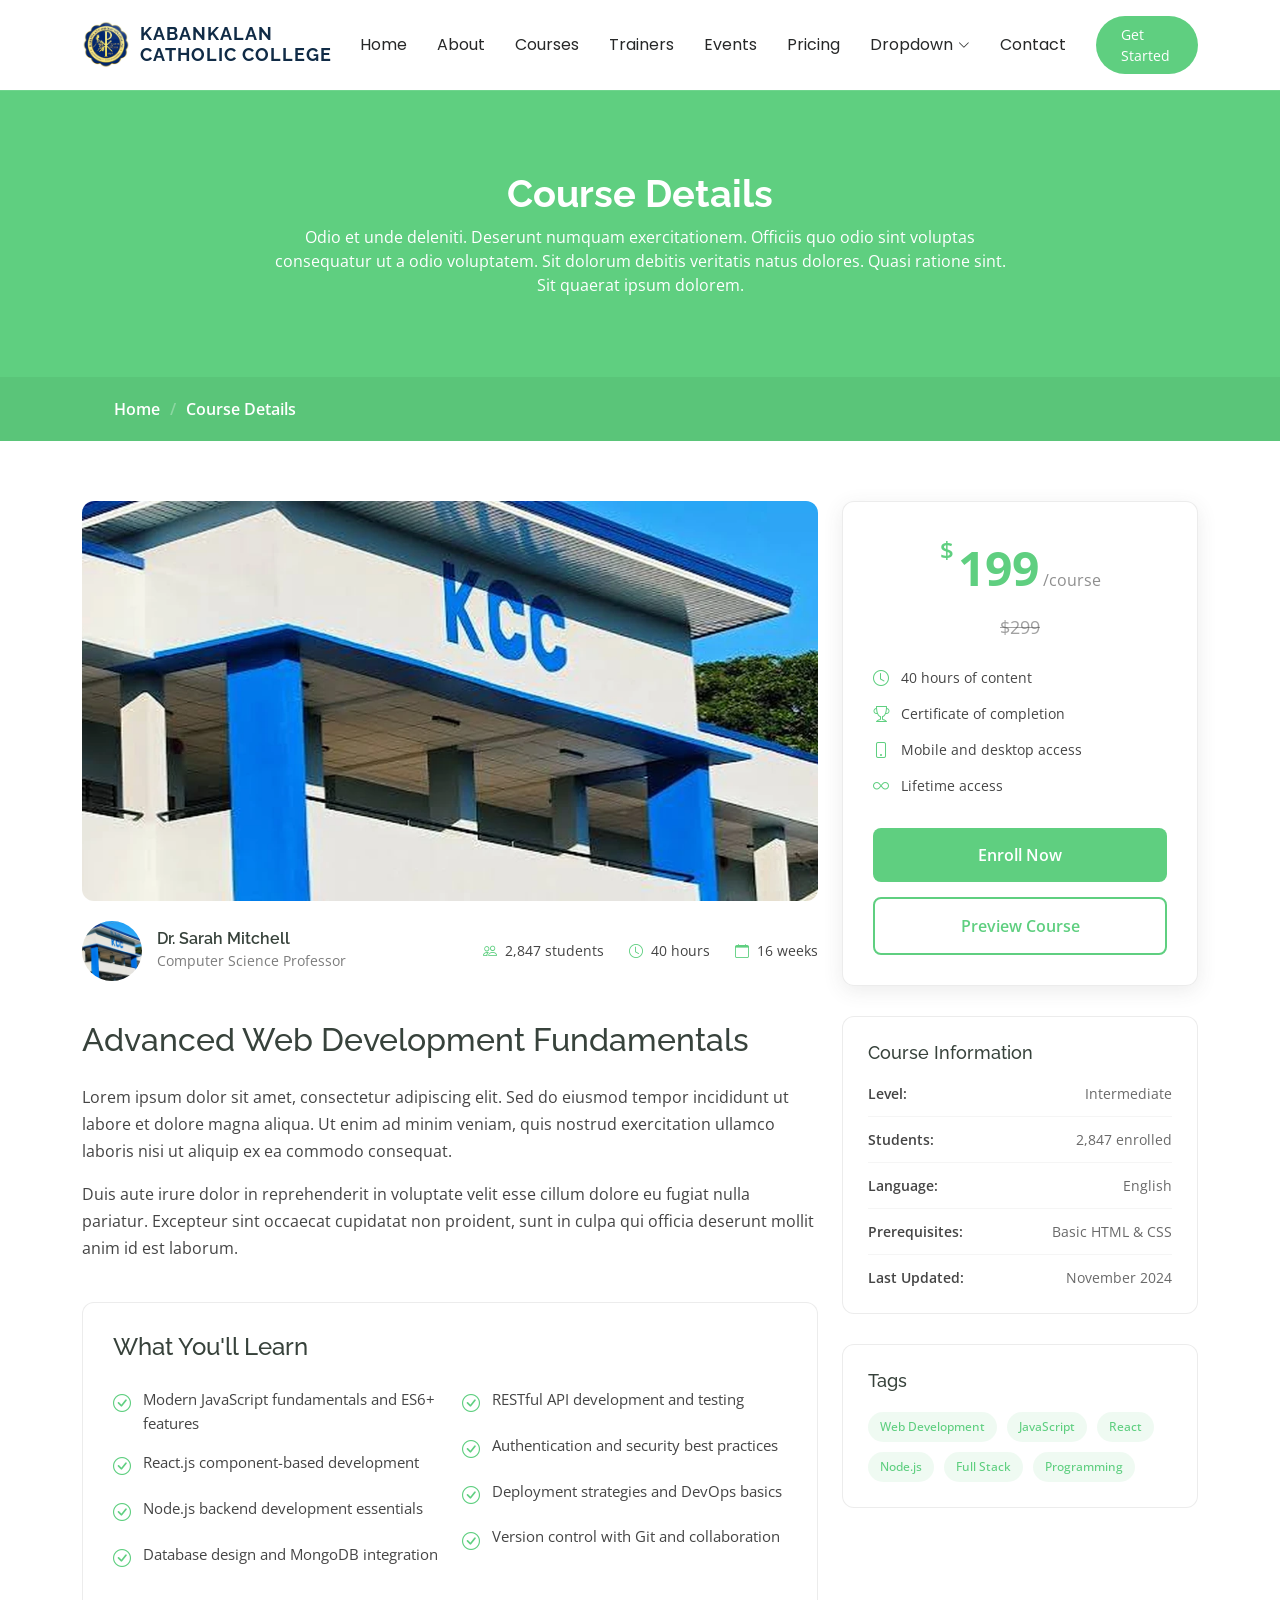
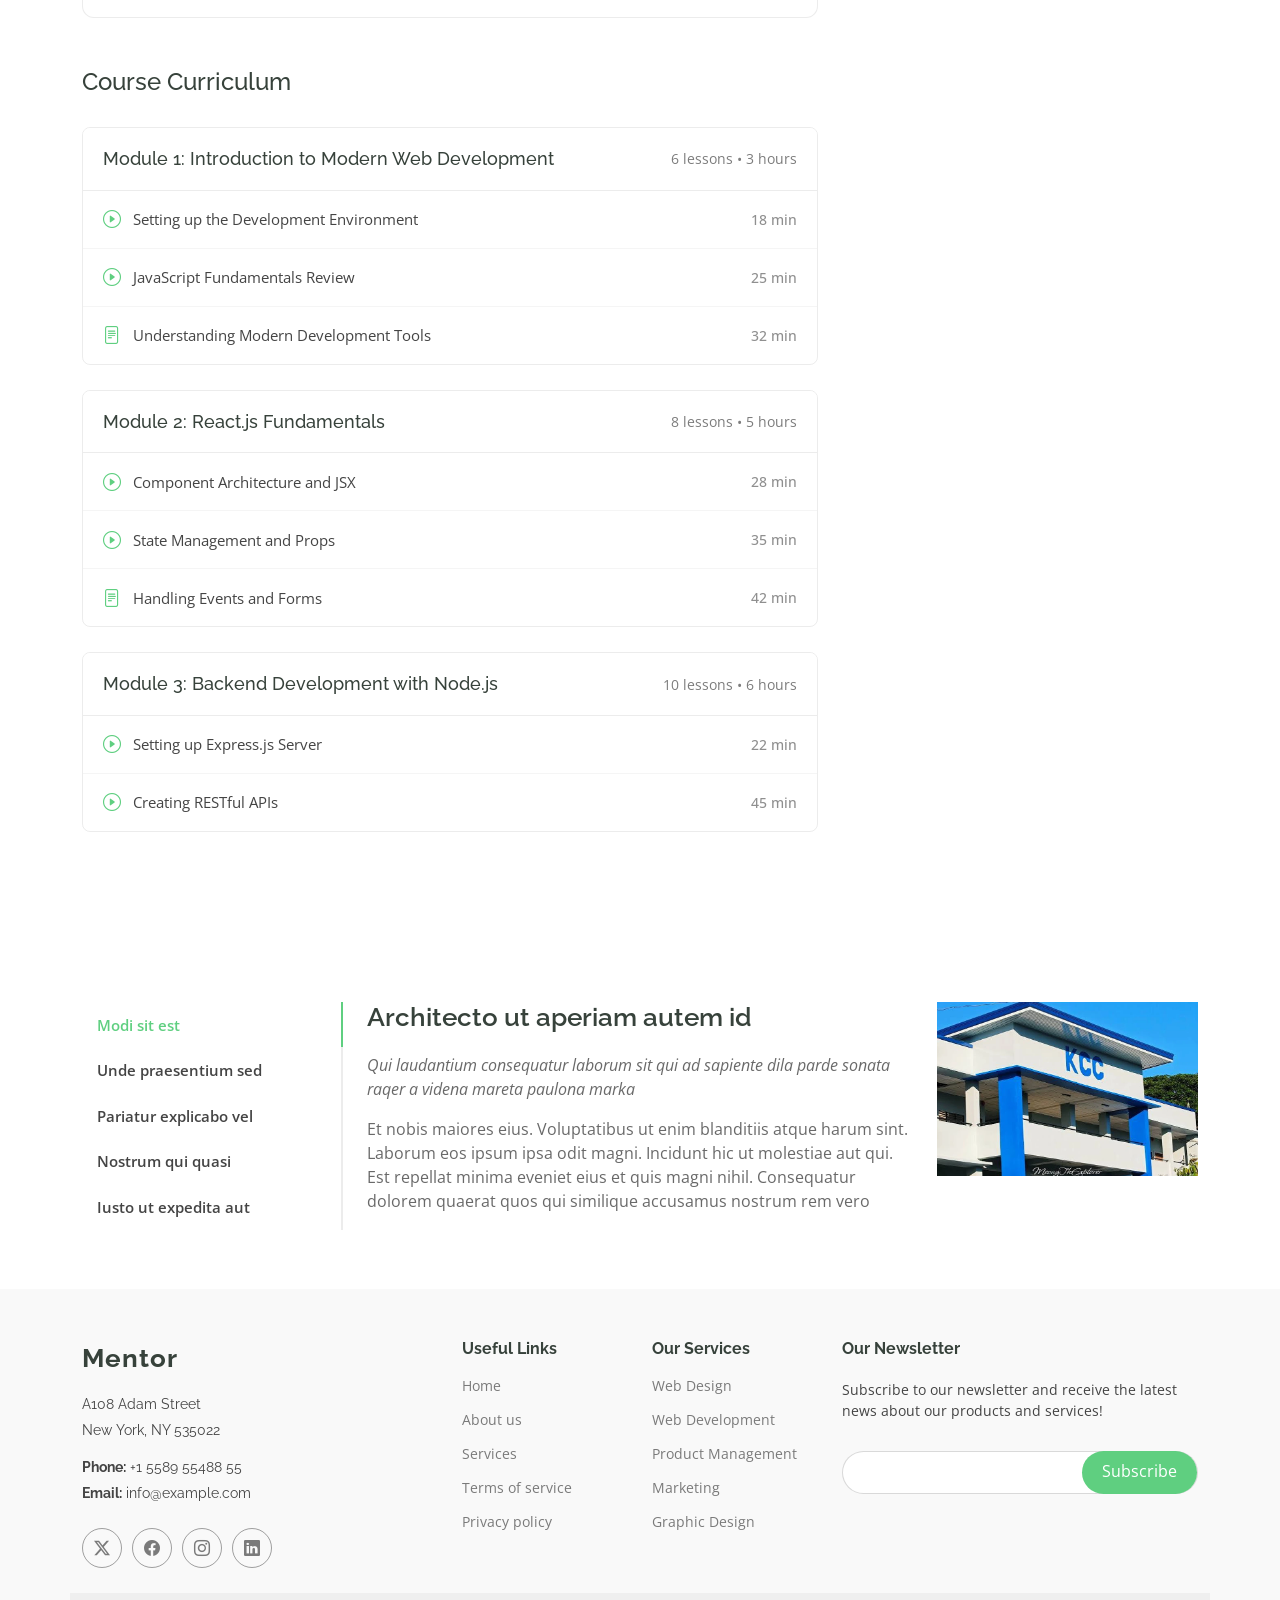
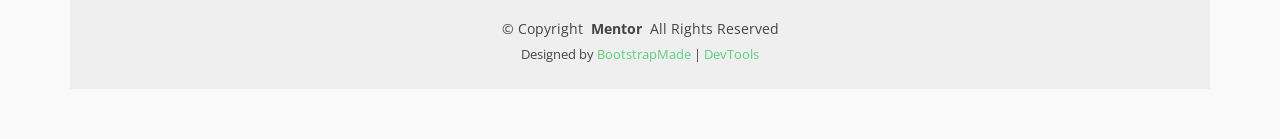
<file: course-details.html>
<!DOCTYPE html>
<html lang="en">

<head>
  <meta charset="utf-8">
  <meta content="width=device-width, initial-scale=1.0" name="viewport">
  <title>Course Details - Mentor Bootstrap Template</title>
  <meta name="description" content="">
  <meta name="keywords" content="">

  <!-- Favicons -->
  <link href="assets/img/favicon.png" type="image/png" rel="icon">
  <link href="assets/img/apple-touch-icon.png" rel="apple-touch-icon">

  <!-- Fonts -->
  <link href="https://fonts.googleapis.com" rel="preconnect">
  <link href="https://fonts.gstatic.com" rel="preconnect" crossorigin>
  <link href="https://fonts.googleapis.com/css2?family=Open+Sans:ital,wght@0,300;0,400;0,500;0,600;0,700;0,800;1,300;1,400;1,500;1,600;1,700;1,800&family=Poppins:ital,wght@0,100;0,200;0,300;0,400;0,500;0,600;0,700;0,800;0,900;1,100;1,200;1,300;1,400;1,500;1,600;1,700;1,800;1,900&family=Raleway:ital,wght@0,100;0,200;0,300;0,400;0,500;0,600;0,700;0,800;0,900;1,100;1,200;1,300;1,400;1,500;1,600;1,700;1,800;1,900&display=swap" rel="stylesheet">

  <!-- Vendor CSS Files -->
  <link href="assets/vendor/bootstrap/css/bootstrap.min.css" rel="stylesheet">
  <link href="assets/vendor/bootstrap-icons/bootstrap-icons.css" rel="stylesheet">
  <link href="assets/vendor/aos/aos.css" rel="stylesheet">
  <link href="assets/vendor/glightbox/css/glightbox.min.css" rel="stylesheet">
  <link href="assets/vendor/swiper/swiper-bundle.min.css" rel="stylesheet">

  <!-- Main CSS File -->
  <link href="assets/css/main.css" rel="stylesheet">

  <!-- =======================================================
  * Template Name: Mentor
  * Template URL: https://bootstrapmade.com/mentor-free-education-bootstrap-theme/
  * Updated: Jul 07 2025 with Bootstrap v5.3.7
  * Author: BootstrapMade.com
  * License: https://bootstrapmade.com/license/
  ======================================================== -->
</head>

<body class="course-details-page">

  <header id="header" class="header d-flex align-items-center sticky-top">
    <div class="container-fluid container-xl position-relative d-flex align-items-center">

      <a href="index.html" class="logo d-flex align-items-center me-auto">
        <img src="assets/img/kcc-logo.png" class="kcc-header-logo" alt="Kabankalan Catholic College, Inc. seal"><h1 class="sitename">Kabankalan Catholic College</h1>
      </a>

      <nav id="navmenu" class="navmenu">
        <ul>
          <li><a href="index.html">Home<br></a></li>
          <li><a href="about.html">About</a></li>
          <li><a href="courses.html">Courses</a></li>
          <li><a href="trainers.html">Trainers</a></li>
          <li><a href="events.html">Events</a></li>
          <li><a href="pricing.html">Pricing</a></li>
          <li class="dropdown"><a href="#"><span>Dropdown</span> <i class="bi bi-chevron-down toggle-dropdown"></i></a>
            <ul>
              <li><a href="#">Dropdown 1</a></li>
              <li class="dropdown"><a href="#"><span>Deep Dropdown</span> <i class="bi bi-chevron-down toggle-dropdown"></i></a>
                <ul>
                  <li><a href="#">Deep Dropdown 1</a></li>
                  <li><a href="#">Deep Dropdown 2</a></li>
                  <li><a href="#">Deep Dropdown 3</a></li>
                  <li><a href="#">Deep Dropdown 4</a></li>
                  <li><a href="#">Deep Dropdown 5</a></li>
                </ul>
              </li>
              <li><a href="#">Dropdown 2</a></li>
              <li><a href="#">Dropdown 3</a></li>
              <li><a href="#">Dropdown 4</a></li>
            </ul>
          </li>
          <li><a href="contact.html">Contact</a></li>
        </ul>
        <i class="mobile-nav-toggle d-xl-none bi bi-list"></i>
      </nav>

      <a class="btn-getstarted" href="courses.html">Get Started</a>

    </div>
  </header>

  <main class="main">

    <!-- Page Title -->
    <div class="page-title" data-aos="fade">
      <div class="heading">
        <div class="container">
          <div class="row d-flex justify-content-center text-center">
            <div class="col-lg-8">
              <h1>Course Details</h1>
              <p class="mb-0">Odio et unde deleniti. Deserunt numquam exercitationem. Officiis quo odio sint voluptas consequatur ut a odio voluptatem. Sit dolorum debitis veritatis natus dolores. Quasi ratione sint. Sit quaerat ipsum dolorem.</p>
            </div>
          </div>
        </div>
      </div>
      <nav class="breadcrumbs">
        <div class="container">
          <ol>
            <li><a href="index.html">Home</a></li>
            <li class="current">Course Details</li>
          </ol>
        </div>
      </nav>
    </div><!-- End Page Title -->

    <!-- Course Details Section -->
    <section id="course-details" class="course-details section">

      <div class="container" data-aos="fade-up" data-aos-delay="100">

        <div class="row">
          <div class="col-lg-8">

            <!-- Course Header -->
            <div class="course-header" data-aos="fade-up" data-aos-delay="200">
              <div class="course-image">
                <img src="assets/img/course/course-details-1.webp" alt="Course Image" class="img-fluid">
              </div>
              <div class="course-meta">
                <div class="instructor">
                  <img src="assets/img/person/person-f-3.webp" alt="Instructor" class="instructor-avatar">
                  <div class="instructor-info">
                    <h6>Dr. Sarah Mitchell</h6>
                    <span>Computer Science Professor</span>
                  </div>
                </div>
                <div class="course-stats">
                  <div class="stat-item">
                    <i class="bi bi-people"></i>
                    <span>2,847 students</span>
                  </div>
                  <div class="stat-item">
                    <i class="bi bi-clock"></i>
                    <span>40 hours</span>
                  </div>
                  <div class="stat-item">
                    <i class="bi bi-calendar"></i>
                    <span>16 weeks</span>
                  </div>
                </div>
              </div>
            </div><!-- End Course Header -->

            <!-- Course Content -->
            <div class="course-content" data-aos="fade-up" data-aos-delay="300">
              <h2>Advanced Web Development Fundamentals</h2>

              <div class="course-description">
                <p>Lorem ipsum dolor sit amet, consectetur adipiscing elit. Sed do eiusmod tempor incididunt ut labore et dolore magna aliqua. Ut enim ad minim veniam, quis nostrud exercitation ullamco laboris nisi ut aliquip ex ea commodo consequat.</p>

                <p>Duis aute irure dolor in reprehenderit in voluptate velit esse cillum dolore eu fugiat nulla pariatur. Excepteur sint occaecat cupidatat non proident, sunt in culpa qui officia deserunt mollit anim id est laborum.</p>
              </div>

              <div class="what-you-learn">
                <h3>What You'll Learn</h3>
                <div class="row">
                  <div class="col-md-6">
                    <ul class="learn-list">
                      <li><i class="bi bi-check-circle"></i>Modern JavaScript fundamentals and ES6+ features</li>
                      <li><i class="bi bi-check-circle"></i>React.js component-based development</li>
                      <li><i class="bi bi-check-circle"></i>Node.js backend development essentials</li>
                      <li><i class="bi bi-check-circle"></i>Database design and MongoDB integration</li>
                    </ul>
                  </div>
                  <div class="col-md-6">
                    <ul class="learn-list">
                      <li><i class="bi bi-check-circle"></i>RESTful API development and testing</li>
                      <li><i class="bi bi-check-circle"></i>Authentication and security best practices</li>
                      <li><i class="bi bi-check-circle"></i>Deployment strategies and DevOps basics</li>
                      <li><i class="bi bi-check-circle"></i>Version control with Git and collaboration</li>
                    </ul>
                  </div>
                </div>
              </div>

            </div><!-- End Course Content -->

            <!-- Course Curriculum -->
            <div class="course-curriculum" data-aos="fade-up" data-aos-delay="400">
              <h3>Course Curriculum</h3>

              <div class="curriculum-section">
                <div class="section-header">
                  <h4>Module 1: Introduction to Modern Web Development</h4>
                  <span class="lessons-count">6 lessons • 3 hours</span>
                </div>
                <div class="lessons">
                  <div class="lesson-item">
                    <div class="lesson-info">
                      <i class="bi bi-play-circle"></i>
                      <span>Setting up the Development Environment</span>
                    </div>
                    <span class="lesson-duration">18 min</span>
                  </div>
                  <div class="lesson-item">
                    <div class="lesson-info">
                      <i class="bi bi-play-circle"></i>
                      <span>JavaScript Fundamentals Review</span>
                    </div>
                    <span class="lesson-duration">25 min</span>
                  </div>
                  <div class="lesson-item">
                    <div class="lesson-info">
                      <i class="bi bi-file-text"></i>
                      <span>Understanding Modern Development Tools</span>
                    </div>
                    <span class="lesson-duration">32 min</span>
                  </div>
                </div>
              </div>

              <div class="curriculum-section">
                <div class="section-header">
                  <h4>Module 2: React.js Fundamentals</h4>
                  <span class="lessons-count">8 lessons • 5 hours</span>
                </div>
                <div class="lessons">
                  <div class="lesson-item">
                    <div class="lesson-info">
                      <i class="bi bi-play-circle"></i>
                      <span>Component Architecture and JSX</span>
                    </div>
                    <span class="lesson-duration">28 min</span>
                  </div>
                  <div class="lesson-item">
                    <div class="lesson-info">
                      <i class="bi bi-play-circle"></i>
                      <span>State Management and Props</span>
                    </div>
                    <span class="lesson-duration">35 min</span>
                  </div>
                  <div class="lesson-item">
                    <div class="lesson-info">
                      <i class="bi bi-file-text"></i>
                      <span>Handling Events and Forms</span>
                    </div>
                    <span class="lesson-duration">42 min</span>
                  </div>
                </div>
              </div>

              <div class="curriculum-section">
                <div class="section-header">
                  <h4>Module 3: Backend Development with Node.js</h4>
                  <span class="lessons-count">10 lessons • 6 hours</span>
                </div>
                <div class="lessons">
                  <div class="lesson-item">
                    <div class="lesson-info">
                      <i class="bi bi-play-circle"></i>
                      <span>Setting up Express.js Server</span>
                    </div>
                    <span class="lesson-duration">22 min</span>
                  </div>
                  <div class="lesson-item">
                    <div class="lesson-info">
                      <i class="bi bi-play-circle"></i>
                      <span>Creating RESTful APIs</span>
                    </div>
                    <span class="lesson-duration">45 min</span>
                  </div>
                </div>
              </div>

            </div><!-- End Course Curriculum -->

          </div>

          <div class="col-lg-4">

            <!-- Course Sidebar -->
            <div class="course-sidebar" data-aos="fade-up" data-aos-delay="200">

              <!-- Pricing Card -->
              <div class="pricing-card">
                <div class="price">
                  <span class="currency">$</span>
                  <span class="amount">199</span>
                  <span class="period">/course</span>
                </div>
                <div class="original-price">$299</div>

                <div class="course-features">
                  <div class="feature">
                    <i class="bi bi-clock"></i>
                    <span>40 hours of content</span>
                  </div>
                  <div class="feature">
                    <i class="bi bi-trophy"></i>
                    <span>Certificate of completion</span>
                  </div>
                  <div class="feature">
                    <i class="bi bi-phone"></i>
                    <span>Mobile and desktop access</span>
                  </div>
                  <div class="feature">
                    <i class="bi bi-infinity"></i>
                    <span>Lifetime access</span>
                  </div>
                </div>

                <button class="btn-enroll">Enroll Now</button>
                <button class="btn-preview">Preview Course</button>
              </div><!-- End Pricing Card -->

              <!-- Course Info -->
              <div class="course-info-card">
                <h4>Course Information</h4>
                <div class="info-item">
                  <span class="label">Level:</span>
                  <span class="value">Intermediate</span>
                </div>
                <div class="info-item">
                  <span class="label">Students:</span>
                  <span class="value">2,847 enrolled</span>
                </div>
                <div class="info-item">
                  <span class="label">Language:</span>
                  <span class="value">English</span>
                </div>
                <div class="info-item">
                  <span class="label">Prerequisites:</span>
                  <span class="value">Basic HTML &amp; CSS</span>
                </div>
                <div class="info-item">
                  <span class="label">Last Updated:</span>
                  <span class="value">November 2024</span>
                </div>
              </div><!-- End Course Info -->

              <!-- Tags -->
              <div class="course-tags">
                <h4>Tags</h4>
                <div class="tags-list">
                  <span class="tag">Web Development</span>
                  <span class="tag">JavaScript</span>
                  <span class="tag">React</span>
                  <span class="tag">Node.js</span>
                  <span class="tag">Full Stack</span>
                  <span class="tag">Programming</span>
                </div>
              </div><!-- End Tags -->

            </div><!-- End Course Sidebar -->

          </div>

        </div>

      </div>

    </section><!-- /Course Details Section -->

    <!-- Tabs Section -->
    <section id="tabs" class="tabs section">

      <div class="container" data-aos="fade-up" data-aos-delay="100">

        <div class="row">
          <div class="col-lg-3">
            <ul class="nav nav-tabs flex-column">
              <li class="nav-item">
                <a class="nav-link active show" data-bs-toggle="tab" href="#tab-1">Modi sit est</a>
              </li>
              <li class="nav-item">
                <a class="nav-link" data-bs-toggle="tab" href="#tab-2">Unde praesentium sed</a>
              </li>
              <li class="nav-item">
                <a class="nav-link" data-bs-toggle="tab" href="#tab-3">Pariatur explicabo vel</a>
              </li>
              <li class="nav-item">
                <a class="nav-link" data-bs-toggle="tab" href="#tab-4">Nostrum qui quasi</a>
              </li>
              <li class="nav-item">
                <a class="nav-link" data-bs-toggle="tab" href="#tab-5">Iusto ut expedita aut</a>
              </li>
            </ul>
          </div>
          <div class="col-lg-9 mt-4 mt-lg-0">
            <div class="tab-content">
              <div class="tab-pane active show" id="tab-1">
                <div class="row">
                  <div class="col-lg-8 details order-2 order-lg-1">
                    <h3>Architecto ut aperiam autem id</h3>
                    <p class="fst-italic">Qui laudantium consequatur laborum sit qui ad sapiente dila parde sonata raqer a videna mareta paulona marka</p>
                    <p>Et nobis maiores eius. Voluptatibus ut enim blanditiis atque harum sint. Laborum eos ipsum ipsa odit magni. Incidunt hic ut molestiae aut qui. Est repellat minima eveniet eius et quis magni nihil. Consequatur dolorem quaerat quos qui similique accusamus nostrum rem vero</p>
                  </div>
                  <div class="col-lg-4 text-center order-1 order-lg-2">
                    <img src="assets/img/illustration/illustration-13.webp" alt="" class="img-fluid">
                  </div>
                </div>
              </div>
              <div class="tab-pane" id="tab-2">
                <div class="row">
                  <div class="col-lg-8 details order-2 order-lg-1">
                    <h3>Et blanditiis nemo veritatis excepturi</h3>
                    <p class="fst-italic">Qui laudantium consequatur laborum sit qui ad sapiente dila parde sonata raqer a videna mareta paulona marka</p>
                    <p>Ea ipsum voluptatem consequatur quis est. Illum error ullam omnis quia et reiciendis sunt sunt est. Non aliquid repellendus itaque accusamus eius et velit ipsa voluptates. Optio nesciunt eaque beatae accusamus lerode pakto madirna desera vafle de nideran pal</p>
                  </div>
                  <div class="col-lg-4 text-center order-1 order-lg-2">
                    <img src="assets/img/illustration/illustration-11.webp" alt="" class="img-fluid">
                  </div>
                </div>
              </div>
              <div class="tab-pane" id="tab-3">
                <div class="row">
                  <div class="col-lg-8 details order-2 order-lg-1">
                    <h3>Impedit facilis occaecati odio neque aperiam sit</h3>
                    <p class="fst-italic">Eos voluptatibus quo. Odio similique illum id quidem non enim fuga. Qui natus non sunt dicta dolor et. In asperiores velit quaerat perferendis aut</p>
                    <p>Iure officiis odit rerum. Harum sequi eum illum corrupti culpa veritatis quisquam. Neque necessitatibus illo rerum eum ut. Commodi ipsam minima molestiae sed laboriosam a iste odio. Earum odit nesciunt fugiat sit ullam. Soluta et harum voluptatem optio quae</p>
                  </div>
                  <div class="col-lg-4 text-center order-1 order-lg-2">
                    <img src="assets/img/illustration/illustration-14.webp" alt="" class="img-fluid">
                  </div>
                </div>
              </div>
              <div class="tab-pane" id="tab-4">
                <div class="row">
                  <div class="col-lg-8 details order-2 order-lg-1">
                    <h3>Fuga dolores inventore laboriosam ut est accusamus laboriosam dolore</h3>
                    <p class="fst-italic">Totam aperiam accusamus. Repellat consequuntur iure voluptas iure porro quis delectus</p>
                    <p>Eaque consequuntur consequuntur libero expedita in voluptas. Nostrum ipsam necessitatibus aliquam fugiat debitis quis velit. Eum ex maxime error in consequatur corporis atque. Eligendi asperiores sed qui veritatis aperiam quia a laborum inventore</p>
                  </div>
                  <div class="col-lg-4 text-center order-1 order-lg-2">
                    <img src="assets/img/illustration/illustration-12.webp" alt="" class="img-fluid">
                  </div>
                </div>
              </div>
              <div class="tab-pane" id="tab-5">
                <div class="row">
                  <div class="col-lg-8 details order-2 order-lg-1">
                    <h3>Est eveniet ipsam sindera pad rone matrelat sando reda</h3>
                    <p class="fst-italic">Omnis blanditiis saepe eos autem qui sunt debitis porro quia.</p>
                    <p>Exercitationem nostrum omnis. Ut reiciendis repudiandae minus. Omnis recusandae ut non quam ut quod eius qui. Ipsum quia odit vero atque qui quibusdam amet. Occaecati sed est sint aut vitae molestiae voluptate vel</p>
                  </div>
                  <div class="col-lg-4 text-center order-1 order-lg-2">
                    <img src="assets/img/illustration/illustration-10.webp" alt="" class="img-fluid">
                  </div>
                </div>
              </div>
            </div>
          </div>
        </div>

      </div>

    </section><!-- /Tabs Section -->

  </main>

  <footer id="footer" class="footer position-relative light-background">

    <div class="container footer-top">
      <div class="row gy-4">
        <div class="col-lg-4 col-md-6 footer-about">
          <a href="index.html" class="logo d-flex align-items-center">
            <span class="sitename">Mentor</span>
          </a>
          <div class="footer-contact pt-3">
            <p>A108 Adam Street</p>
            <p>New York, NY 535022</p>
            <p class="mt-3"><strong>Phone:</strong> <span>+1 5589 55488 55</span></p>
            <p><strong>Email:</strong> <span>info@example.com</span></p>
          </div>
          <div class="social-links d-flex mt-4">
            <a href=""><i class="bi bi-twitter-x"></i></a>
            <a href=""><i class="bi bi-facebook"></i></a>
            <a href=""><i class="bi bi-instagram"></i></a>
            <a href=""><i class="bi bi-linkedin"></i></a>
          </div>
        </div>

        <div class="col-lg-2 col-md-3 footer-links">
          <h4>Useful Links</h4>
          <ul>
            <li><a href="#">Home</a></li>
            <li><a href="#">About us</a></li>
            <li><a href="#">Services</a></li>
            <li><a href="#">Terms of service</a></li>
            <li><a href="#">Privacy policy</a></li>
          </ul>
        </div>

        <div class="col-lg-2 col-md-3 footer-links">
          <h4>Our Services</h4>
          <ul>
            <li><a href="#">Web Design</a></li>
            <li><a href="#">Web Development</a></li>
            <li><a href="#">Product Management</a></li>
            <li><a href="#">Marketing</a></li>
            <li><a href="#">Graphic Design</a></li>
          </ul>
        </div>

        <div class="col-lg-4 col-md-12 footer-newsletter">
          <h4>Our Newsletter</h4>
          <p>Subscribe to our newsletter and receive the latest news about our products and services!</p>
          <form action="#" method="post" class="email-form">
            <div class="newsletter-form"><input type="email" name="email"><input type="submit" value="Subscribe"></div>
            <div class="loading">Loading</div>
            <div class="error-message"></div>
            <div class="sent-message">Your subscription request has been sent. Thank you!</div>
          </form>
        </div>

      </div>
    </div>

    <div class="container copyright text-center mt-4">
      <p>© <span>Copyright</span> <strong class="px-1 sitename">Mentor</strong> <span>All Rights Reserved</span></p>
      <div class="credits">
        <!-- All the links in the footer should remain intact. -->
        <!-- You can delete the links only if you've purchased the pro version. -->
        <!-- Licensing information: https://bootstrapmade.com/license/ -->
        Designed by <a href="https://bootstrapmade.com/">BootstrapMade</a> | <a href="https://bootstrapmade.com/tools/">DevTools</a>
      </div>
    </div>

  </footer>

  <!-- Scroll Top -->
  <a href="#" id="scroll-top" class="scroll-top d-flex align-items-center justify-content-center"><i class="bi bi-arrow-up-short"></i></a>

  <!-- Preloader -->
  <div id="preloader"></div>

  <!-- Vendor JS Files -->
  <script src="assets/vendor/bootstrap/js/bootstrap.bundle.min.js"></script>
  <script src="assets/vendor/aos/aos.js"></script>
  <script src="assets/vendor/glightbox/js/glightbox.min.js"></script>
  <script src="assets/vendor/purecounter/purecounter_vanilla.js"></script>
  <script src="assets/vendor/swiper/swiper-bundle.min.js"></script>

  <!-- Main JS File -->
  <script src="assets/js/main.js"></script>

</body>

</html>
</file>
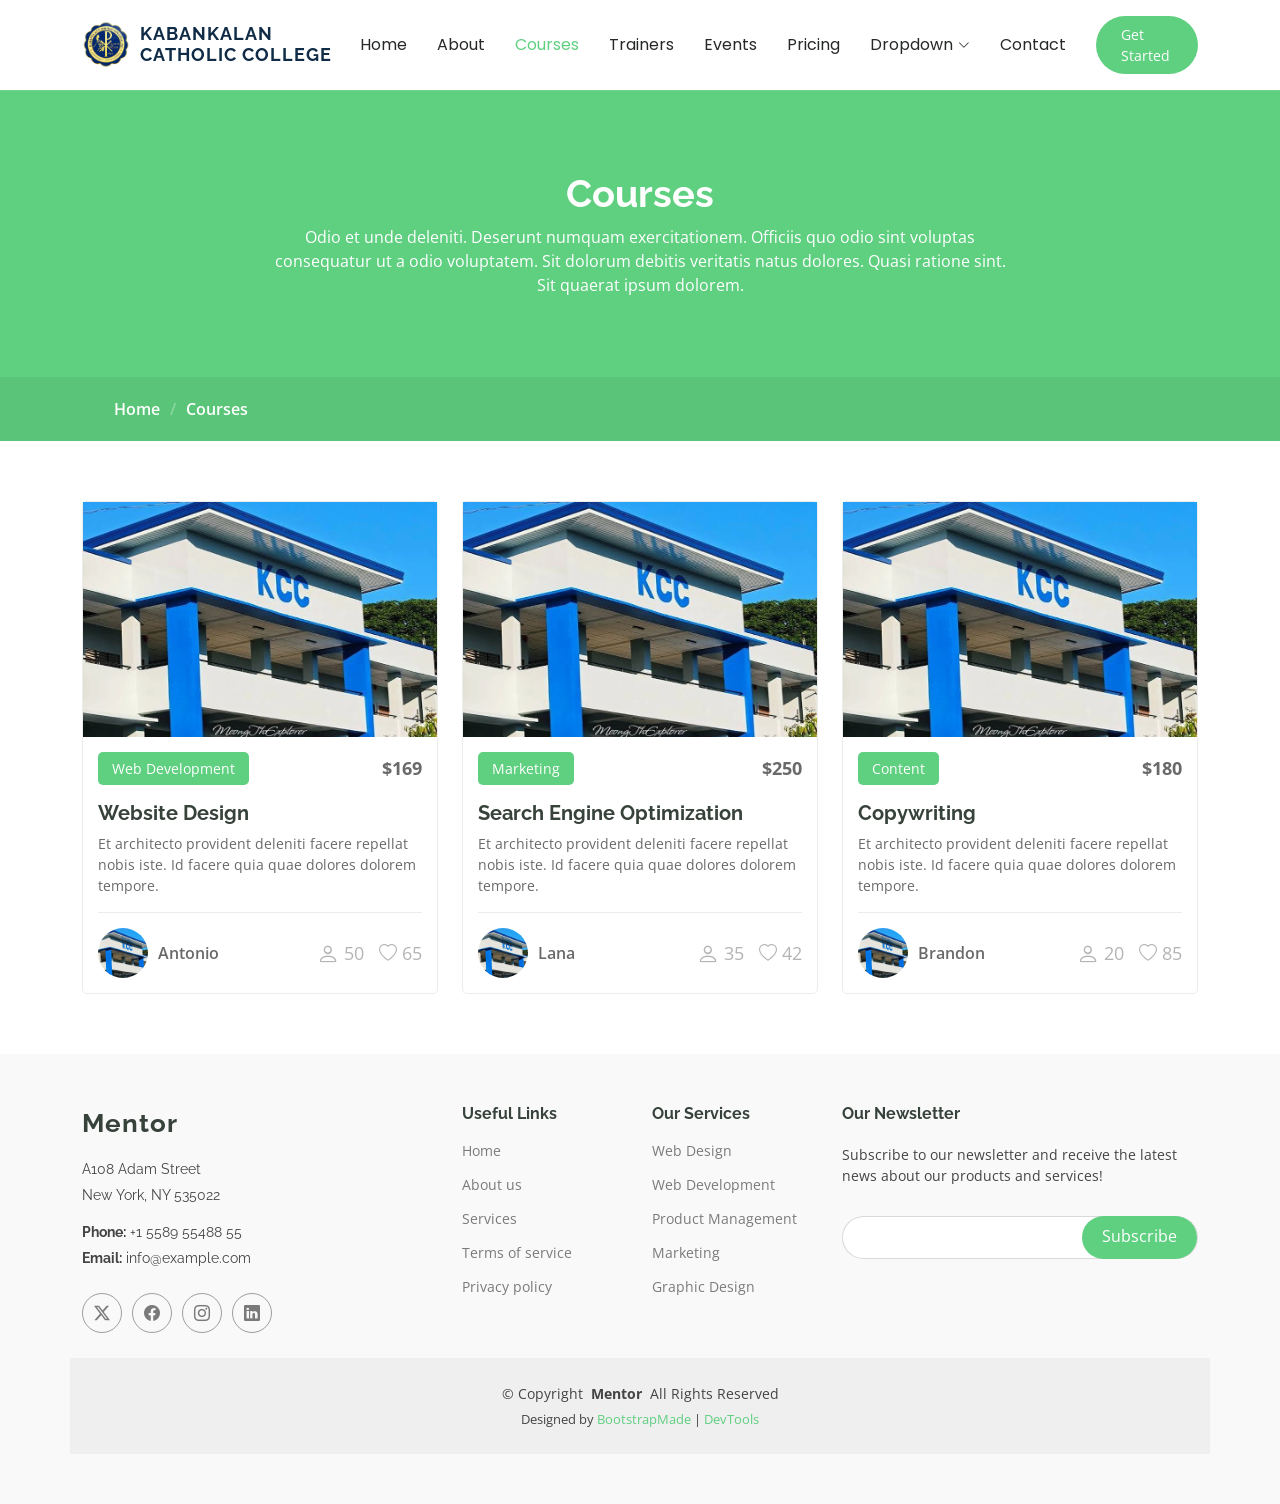
<file: courses.html>
<!DOCTYPE html>
<html lang="en">

<head>
  <meta charset="utf-8">
  <meta content="width=device-width, initial-scale=1.0" name="viewport">
  <title>Courses - Mentor Bootstrap Template</title>
  <meta name="description" content="">
  <meta name="keywords" content="">

  <!-- Favicons -->
  <link href="assets/img/favicon.png" type="image/png" rel="icon">
  <link href="assets/img/apple-touch-icon.png" rel="apple-touch-icon">

  <!-- Fonts -->
  <link href="https://fonts.googleapis.com" rel="preconnect">
  <link href="https://fonts.gstatic.com" rel="preconnect" crossorigin>
  <link
    href="https://fonts.googleapis.com/css2?family=Open+Sans:ital,wght@0,300;0,400;0,500;0,600;0,700;0,800;1,300;1,400;1,500;1,600;1,700;1,800&family=Poppins:ital,wght@0,100;0,200;0,300;0,400;0,500;0,600;0,700;0,800;0,900;1,100;1,200;1,300;1,400;1,500;1,600;1,700;1,800;1,900&family=Raleway:ital,wght@0,100;0,200;0,300;0,400;0,500;0,600;0,700;0,800;0,900;1,100;1,200;1,300;1,400;1,500;1,600;1,700;1,800;1,900&display=swap"
    rel="stylesheet">

  <!-- Vendor CSS Files -->
  <link href="assets/vendor/bootstrap/css/bootstrap.min.css" rel="stylesheet">
  <link href="assets/vendor/bootstrap-icons/bootstrap-icons.css" rel="stylesheet">
  <link href="assets/vendor/aos/aos.css" rel="stylesheet">
  <link href="assets/vendor/glightbox/css/glightbox.min.css" rel="stylesheet">
  <link href="assets/vendor/swiper/swiper-bundle.min.css" rel="stylesheet">

  <!-- Main CSS File -->
  <link href="assets/css/main.css" rel="stylesheet">

  <!-- =======================================================
  * Template Name: Mentor
  * Template URL: https://bootstrapmade.com/mentor-free-education-bootstrap-theme/
  * Updated: Jul 07 2025 with Bootstrap v5.3.7
  * Author: BootstrapMade.com
  * License: https://bootstrapmade.com/license/
  ======================================================== -->
</head>

<body class="courses-page">

  <header id="header" class="header d-flex align-items-center sticky-top">
    <div class="container-fluid container-xl position-relative d-flex align-items-center">

      <a href="index.html" class="logo d-flex align-items-center me-auto">
        <img src="assets/img/kcc-logo.png" class="kcc-header-logo" alt="Kabankalan Catholic College, Inc. seal"><h1 class="sitename">Kabankalan Catholic College</h1>
      </a>

      <nav id="navmenu" class="navmenu">
        <ul>
          <li><a href="index.html">Home<br></a></li>
          <li><a href="about.html">About</a></li>
          <li><a href="courses.html" class="active">Courses</a></li>
          <li><a href="trainers.html">Trainers</a></li>
          <li><a href="events.html">Events</a></li>
          <li><a href="pricing.html">Pricing</a></li>
          <li class="dropdown"><a href="#"><span>Dropdown</span> <i class="bi bi-chevron-down toggle-dropdown"></i></a>
            <ul>
              <li><a href="#">Dropdown 1</a></li>
              <li class="dropdown"><a href="#"><span>Deep Dropdown</span> <i
                    class="bi bi-chevron-down toggle-dropdown"></i></a>
                <ul>
                  <li><a href="#">Deep Dropdown 1</a></li>
                  <li><a href="#">Deep Dropdown 2</a></li>
                  <li><a href="#">Deep Dropdown 3</a></li>
                  <li><a href="#">Deep Dropdown 4</a></li>
                  <li><a href="#">Deep Dropdown 5</a></li>
                </ul>
              </li>
              <li><a href="#">Dropdown 2</a></li>
              <li><a href="#">Dropdown 3</a></li>
              <li><a href="#">Dropdown 4</a></li>
            </ul>
          </li>
          <li><a href="contact.html">Contact</a></li>
        </ul>
        <i class="mobile-nav-toggle d-xl-none bi bi-list"></i>
      </nav>

      <a class="btn-getstarted" href="courses.html">Get Started</a>

    </div>
  </header>

  <main class="main">

    <!-- Page Title -->
    <div class="page-title" data-aos="fade">
      <div class="heading">
        <div class="container">
          <div class="row d-flex justify-content-center text-center">
            <div class="col-lg-8">
              <h1>Courses</h1>
              <p class="mb-0">Odio et unde deleniti. Deserunt numquam exercitationem. Officiis quo odio sint voluptas
                consequatur ut a odio voluptatem. Sit dolorum debitis veritatis natus dolores. Quasi ratione sint. Sit
                quaerat ipsum dolorem.</p>
            </div>
          </div>
        </div>
      </div>
      <nav class="breadcrumbs">
        <div class="container">
          <ol>
            <li><a href="index.html">Home</a></li>
            <li class="current">Courses</li>
          </ol>
        </div>
      </nav>
    </div><!-- End Page Title -->

    <!-- Courses Section -->
    <section id="courses" class="courses section">

      <div class="container">

        <div class="row">

          <div class="col-lg-4 col-md-6 d-flex align-items-stretch" data-aos="zoom-in" data-aos-delay="100">
            <div class="course-item">
              <img src="assets/img/course/course-1.webp" class="img-fluid" alt="...">
              <div class="course-content">
                <div class="d-flex justify-content-between align-items-center mb-3">
                  <p class="category">Web Development</p>
                  <p class="price">$169</p>
                </div>

                <h3><a href="course-details.html">Website Design</a></h3>
                <p class="description">Et architecto provident deleniti facere repellat nobis iste. Id facere quia quae
                  dolores dolorem tempore.</p>
                <div class="trainer d-flex justify-content-between align-items-center">
                  <div class="trainer-profile d-flex align-items-center">
                    <img src="assets/img/person/person-m-7.webp" class="img-fluid" alt="">
                    <a href="" class="trainer-link">Antonio</a>
                  </div>
                  <div class="trainer-rank d-flex align-items-center">
                    <i class="bi bi-person user-icon"></i>&nbsp;50
                    &nbsp;&nbsp;
                    <i class="bi bi-heart heart-icon"></i>&nbsp;65
                  </div>
                </div>
              </div>
            </div>
          </div> <!-- End Course Item-->

          <div class="col-lg-4 col-md-6 d-flex align-items-stretch mt-4 mt-md-0" data-aos="zoom-in"
            data-aos-delay="200">
            <div class="course-item">
              <img src="assets/img/course/course-2.webp" class="img-fluid" alt="...">
              <div class="course-content">
                <div class="d-flex justify-content-between align-items-center mb-3">
                  <p class="category">Marketing</p>
                  <p class="price">$250</p>
                </div>

                <h3><a href="course-details.html">Search Engine Optimization</a></h3>
                <p class="description">Et architecto provident deleniti facere repellat nobis iste. Id facere quia quae
                  dolores dolorem tempore.</p>
                <div class="trainer d-flex justify-content-between align-items-center">
                  <div class="trainer-profile d-flex align-items-center">
                    <img src="assets/img/person/person-f-14.webp" class="img-fluid" alt="">
                    <a href="" class="trainer-link">Lana</a>
                  </div>
                  <div class="trainer-rank d-flex align-items-center">
                    <i class="bi bi-person user-icon"></i>&nbsp;35
                    &nbsp;&nbsp;
                    <i class="bi bi-heart heart-icon"></i>&nbsp;42
                  </div>
                </div>
              </div>
            </div>
          </div> <!-- End Course Item-->

          <div class="col-lg-4 col-md-6 d-flex align-items-stretch mt-4 mt-lg-0" data-aos="zoom-in"
            data-aos-delay="300">
            <div class="course-item">
              <img src="assets/img/course/course-3.webp" class="img-fluid" alt="...">
              <div class="course-content">
                <div class="d-flex justify-content-between align-items-center mb-3">
                  <p class="category">Content</p>
                  <p class="price">$180</p>
                </div>

                <h3><a href="course-details.html">Copywriting</a></h3>
                <p class="description">Et architecto provident deleniti facere repellat nobis iste. Id facere quia quae
                  dolores dolorem tempore.</p>
                <div class="trainer d-flex justify-content-between align-items-center">
                  <div class="trainer-profile d-flex align-items-center">
                    <img src="assets/img/person/person-m-12.webp" class="img-fluid" alt="">
                    <a href="" class="trainer-link">Brandon</a>
                  </div>
                  <div class="trainer-rank d-flex align-items-center">
                    <i class="bi bi-person user-icon"></i>&nbsp;20
                    &nbsp;&nbsp;
                    <i class="bi bi-heart heart-icon"></i>&nbsp;85
                  </div>
                </div>
              </div>
            </div>
          </div> <!-- End Course Item-->

        </div>

      </div>

    </section><!-- /Courses Section -->

  </main>

  <footer id="footer" class="footer position-relative light-background">

    <div class="container footer-top">
      <div class="row gy-4">
        <div class="col-lg-4 col-md-6 footer-about">
          <a href="index.html" class="logo d-flex align-items-center">
            <span class="sitename">Mentor</span>
          </a>
          <div class="footer-contact pt-3">
            <p>A108 Adam Street</p>
            <p>New York, NY 535022</p>
            <p class="mt-3"><strong>Phone:</strong> <span>+1 5589 55488 55</span></p>
            <p><strong>Email:</strong> <span>info@example.com</span></p>
          </div>
          <div class="social-links d-flex mt-4">
            <a href=""><i class="bi bi-twitter-x"></i></a>
            <a href=""><i class="bi bi-facebook"></i></a>
            <a href=""><i class="bi bi-instagram"></i></a>
            <a href=""><i class="bi bi-linkedin"></i></a>
          </div>
        </div>

        <div class="col-lg-2 col-md-3 footer-links">
          <h4>Useful Links</h4>
          <ul>
            <li><a href="#">Home</a></li>
            <li><a href="#">About us</a></li>
            <li><a href="#">Services</a></li>
            <li><a href="#">Terms of service</a></li>
            <li><a href="#">Privacy policy</a></li>
          </ul>
        </div>

        <div class="col-lg-2 col-md-3 footer-links">
          <h4>Our Services</h4>
          <ul>
            <li><a href="#">Web Design</a></li>
            <li><a href="#">Web Development</a></li>
            <li><a href="#">Product Management</a></li>
            <li><a href="#">Marketing</a></li>
            <li><a href="#">Graphic Design</a></li>
          </ul>
        </div>

        <div class="col-lg-4 col-md-12 footer-newsletter">
          <h4>Our Newsletter</h4>
          <p>Subscribe to our newsletter and receive the latest news about our products and services!</p>
          <form action="#" method="post" class="email-form">
            <div class="newsletter-form"><input type="email" name="email"><input type="submit" value="Subscribe"></div>
            <div class="loading">Loading</div>
            <div class="error-message"></div>
            <div class="sent-message">Your subscription request has been sent. Thank you!</div>
          </form>
        </div>

      </div>
    </div>

    <div class="container copyright text-center mt-4">
      <p>© <span>Copyright</span> <strong class="px-1 sitename">Mentor</strong> <span>All Rights Reserved</span></p>
      <div class="credits">
        <!-- All the links in the footer should remain intact. -->
        <!-- You can delete the links only if you've purchased the pro version. -->
        <!-- Licensing information: https://bootstrapmade.com/license/ -->
        Designed by <a href="https://bootstrapmade.com/">BootstrapMade</a> | <a
          href="https://bootstrapmade.com/tools/">DevTools</a>
      </div>
    </div>

  </footer>

  <!-- Scroll Top -->
  <a href="#" id="scroll-top" class="scroll-top d-flex align-items-center justify-content-center"><i
      class="bi bi-arrow-up-short"></i></a>

  <!-- Preloader -->
  <div id="preloader"></div>

  <!-- Vendor JS Files -->
  <script src="assets/vendor/bootstrap/js/bootstrap.bundle.min.js"></script>
  <script src="assets/vendor/aos/aos.js"></script>
  <script src="assets/vendor/glightbox/js/glightbox.min.js"></script>
  <script src="assets/vendor/purecounter/purecounter_vanilla.js"></script>
  <script src="assets/vendor/swiper/swiper-bundle.min.js"></script>

  <!-- Main JS File -->
  <script src="assets/js/main.js"></script>

</body>

</html>
</file>
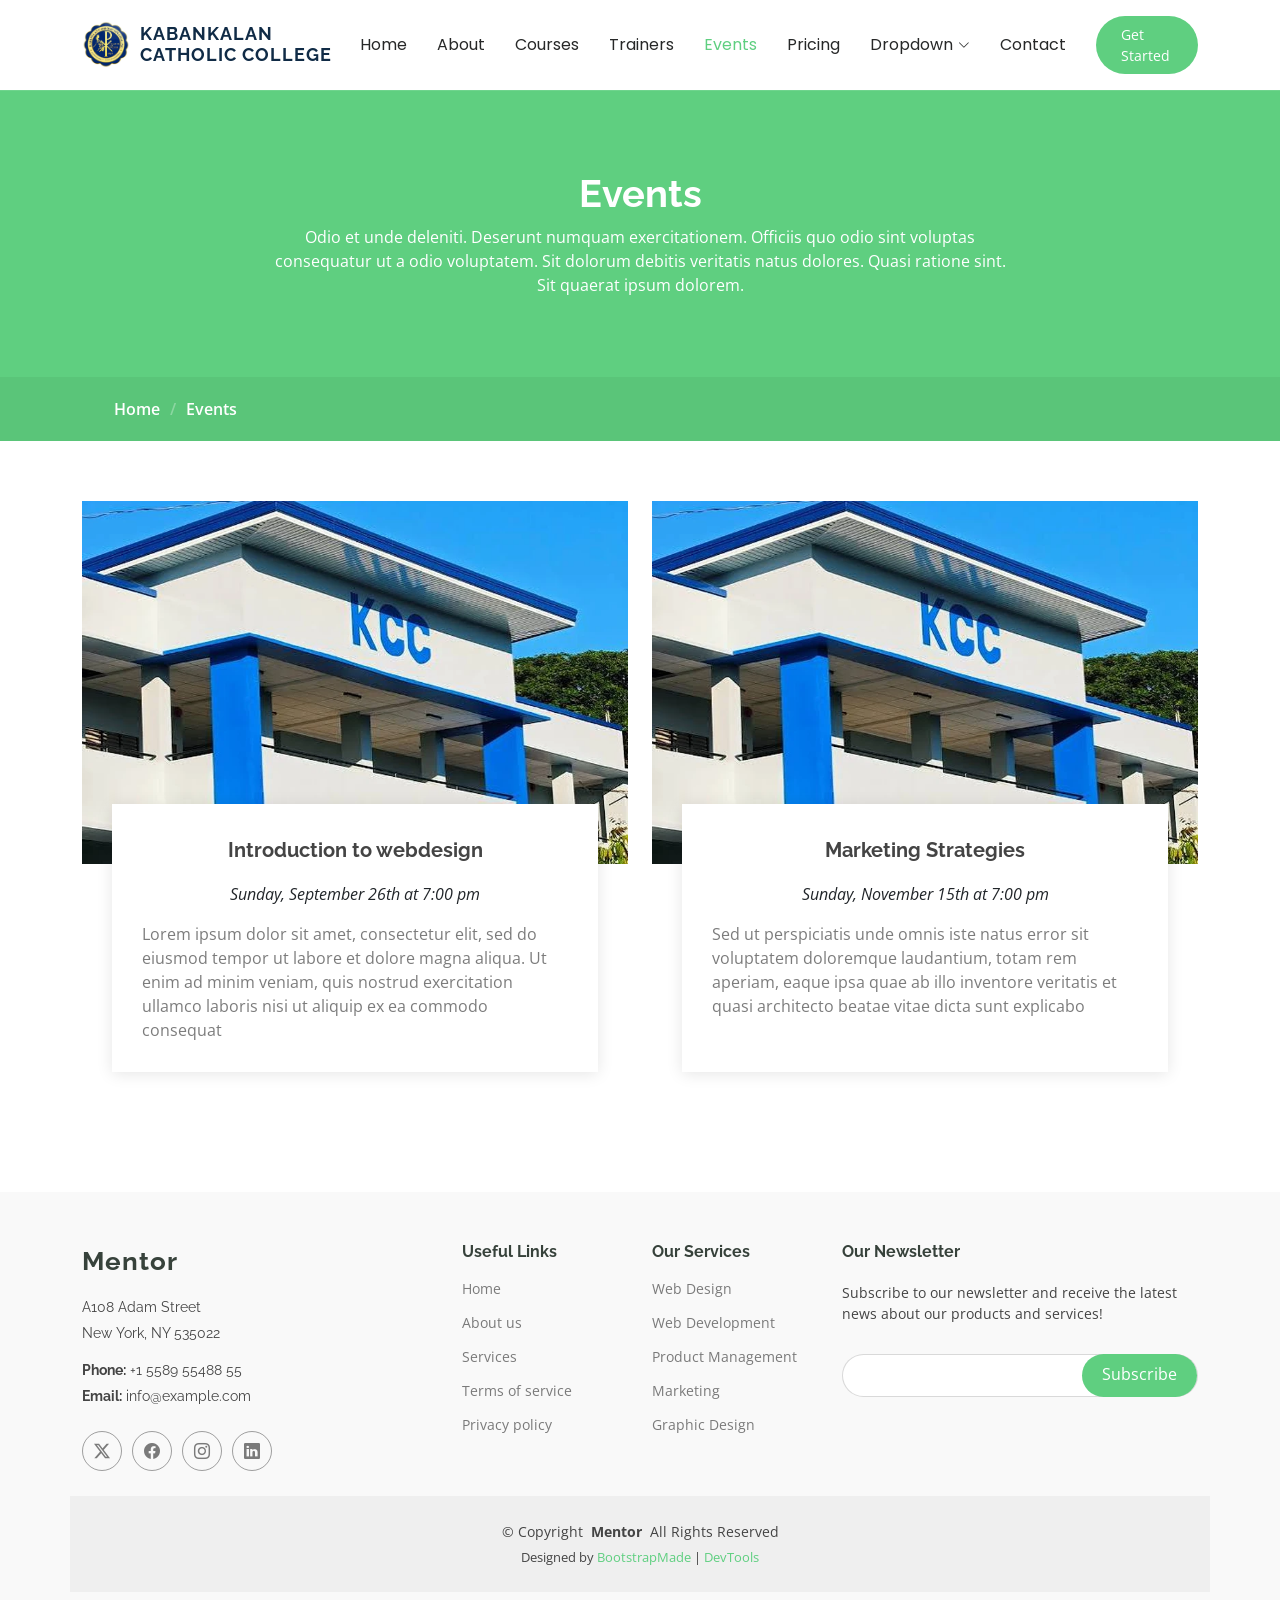
<file: events.html>
<!DOCTYPE html>
<html lang="en">

<head>
  <meta charset="utf-8">
  <meta content="width=device-width, initial-scale=1.0" name="viewport">
  <title>Events - Mentor Bootstrap Template</title>
  <meta name="description" content="">
  <meta name="keywords" content="">

  <!-- Favicons -->
  <link href="assets/img/favicon.png" type="image/png" rel="icon">
  <link href="assets/img/apple-touch-icon.png" rel="apple-touch-icon">

  <!-- Fonts -->
  <link href="https://fonts.googleapis.com" rel="preconnect">
  <link href="https://fonts.gstatic.com" rel="preconnect" crossorigin>
  <link href="https://fonts.googleapis.com/css2?family=Open+Sans:ital,wght@0,300;0,400;0,500;0,600;0,700;0,800;1,300;1,400;1,500;1,600;1,700;1,800&family=Poppins:ital,wght@0,100;0,200;0,300;0,400;0,500;0,600;0,700;0,800;0,900;1,100;1,200;1,300;1,400;1,500;1,600;1,700;1,800;1,900&family=Raleway:ital,wght@0,100;0,200;0,300;0,400;0,500;0,600;0,700;0,800;0,900;1,100;1,200;1,300;1,400;1,500;1,600;1,700;1,800;1,900&display=swap" rel="stylesheet">

  <!-- Vendor CSS Files -->
  <link href="assets/vendor/bootstrap/css/bootstrap.min.css" rel="stylesheet">
  <link href="assets/vendor/bootstrap-icons/bootstrap-icons.css" rel="stylesheet">
  <link href="assets/vendor/aos/aos.css" rel="stylesheet">
  <link href="assets/vendor/glightbox/css/glightbox.min.css" rel="stylesheet">
  <link href="assets/vendor/swiper/swiper-bundle.min.css" rel="stylesheet">

  <!-- Main CSS File -->
  <link href="assets/css/main.css" rel="stylesheet">

  <!-- =======================================================
  * Template Name: Mentor
  * Template URL: https://bootstrapmade.com/mentor-free-education-bootstrap-theme/
  * Updated: Jul 07 2025 with Bootstrap v5.3.7
  * Author: BootstrapMade.com
  * License: https://bootstrapmade.com/license/
  ======================================================== -->
</head>

<body class="events-page">

  <header id="header" class="header d-flex align-items-center sticky-top">
    <div class="container-fluid container-xl position-relative d-flex align-items-center">

      <a href="index.html" class="logo d-flex align-items-center me-auto">
        <img src="assets/img/kcc-logo.png" class="kcc-header-logo" alt="Kabankalan Catholic College, Inc. seal"><h1 class="sitename">Kabankalan Catholic College</h1>
      </a>

      <nav id="navmenu" class="navmenu">
        <ul>
          <li><a href="index.html">Home<br></a></li>
          <li><a href="about.html">About</a></li>
          <li><a href="courses.html">Courses</a></li>
          <li><a href="trainers.html">Trainers</a></li>
          <li><a href="events.html" class="active">Events</a></li>
          <li><a href="pricing.html">Pricing</a></li>
          <li class="dropdown"><a href="#"><span>Dropdown</span> <i class="bi bi-chevron-down toggle-dropdown"></i></a>
            <ul>
              <li><a href="#">Dropdown 1</a></li>
              <li class="dropdown"><a href="#"><span>Deep Dropdown</span> <i class="bi bi-chevron-down toggle-dropdown"></i></a>
                <ul>
                  <li><a href="#">Deep Dropdown 1</a></li>
                  <li><a href="#">Deep Dropdown 2</a></li>
                  <li><a href="#">Deep Dropdown 3</a></li>
                  <li><a href="#">Deep Dropdown 4</a></li>
                  <li><a href="#">Deep Dropdown 5</a></li>
                </ul>
              </li>
              <li><a href="#">Dropdown 2</a></li>
              <li><a href="#">Dropdown 3</a></li>
              <li><a href="#">Dropdown 4</a></li>
            </ul>
          </li>
          <li><a href="contact.html">Contact</a></li>
        </ul>
        <i class="mobile-nav-toggle d-xl-none bi bi-list"></i>
      </nav>

      <a class="btn-getstarted" href="courses.html">Get Started</a>

    </div>
  </header>

  <main class="main">

    <!-- Page Title -->
    <div class="page-title" data-aos="fade">
      <div class="heading">
        <div class="container">
          <div class="row d-flex justify-content-center text-center">
            <div class="col-lg-8">
              <h1>Events</h1>
              <p class="mb-0">Odio et unde deleniti. Deserunt numquam exercitationem. Officiis quo odio sint voluptas consequatur ut a odio voluptatem. Sit dolorum debitis veritatis natus dolores. Quasi ratione sint. Sit quaerat ipsum dolorem.</p>
            </div>
          </div>
        </div>
      </div>
      <nav class="breadcrumbs">
        <div class="container">
          <ol>
            <li><a href="index.html">Home</a></li>
            <li class="current">Events</li>
          </ol>
        </div>
      </nav>
    </div><!-- End Page Title -->

    <!-- Events Section -->
    <section id="events" class="events section">

      <div class="container" data-aos="fade-up">

        <div class="row">
          <div class="col-md-6 d-flex align-items-stretch">
            <div class="card">
              <div class="card-img">
                <img src="assets/img/event/event-item-1.webp" alt="...">
              </div>
              <div class="card-body">
                <h5 class="card-title"><a href="">Introduction to webdesign</a></h5>
                <p class="fst-italic text-center">Sunday, September 26th at 7:00 pm</p>
                <p class="card-text">Lorem ipsum dolor sit amet, consectetur elit, sed do eiusmod tempor ut labore et dolore magna aliqua. Ut enim ad minim veniam, quis nostrud exercitation ullamco laboris nisi ut aliquip ex ea commodo consequat</p>
              </div>
            </div>
          </div>
          <div class="col-md-6 d-flex align-items-stretch">
            <div class="card">
              <div class="card-img">
                <img src="assets/img/event/event-item-2.webp" alt="...">
              </div>
              <div class="card-body">
                <h5 class="card-title"><a href="">Marketing Strategies</a></h5>
                <p class="fst-italic text-center">Sunday, November 15th at 7:00 pm</p>
                <p class="card-text">Sed ut perspiciatis unde omnis iste natus error sit voluptatem doloremque laudantium, totam rem aperiam, eaque ipsa quae ab illo inventore veritatis et quasi architecto beatae vitae dicta sunt explicabo</p>
              </div>
            </div>

          </div>
        </div>

      </div>

    </section><!-- /Events Section -->

  </main>

  <footer id="footer" class="footer position-relative light-background">

    <div class="container footer-top">
      <div class="row gy-4">
        <div class="col-lg-4 col-md-6 footer-about">
          <a href="index.html" class="logo d-flex align-items-center">
            <span class="sitename">Mentor</span>
          </a>
          <div class="footer-contact pt-3">
            <p>A108 Adam Street</p>
            <p>New York, NY 535022</p>
            <p class="mt-3"><strong>Phone:</strong> <span>+1 5589 55488 55</span></p>
            <p><strong>Email:</strong> <span>info@example.com</span></p>
          </div>
          <div class="social-links d-flex mt-4">
            <a href=""><i class="bi bi-twitter-x"></i></a>
            <a href=""><i class="bi bi-facebook"></i></a>
            <a href=""><i class="bi bi-instagram"></i></a>
            <a href=""><i class="bi bi-linkedin"></i></a>
          </div>
        </div>

        <div class="col-lg-2 col-md-3 footer-links">
          <h4>Useful Links</h4>
          <ul>
            <li><a href="#">Home</a></li>
            <li><a href="#">About us</a></li>
            <li><a href="#">Services</a></li>
            <li><a href="#">Terms of service</a></li>
            <li><a href="#">Privacy policy</a></li>
          </ul>
        </div>

        <div class="col-lg-2 col-md-3 footer-links">
          <h4>Our Services</h4>
          <ul>
            <li><a href="#">Web Design</a></li>
            <li><a href="#">Web Development</a></li>
            <li><a href="#">Product Management</a></li>
            <li><a href="#">Marketing</a></li>
            <li><a href="#">Graphic Design</a></li>
          </ul>
        </div>

        <div class="col-lg-4 col-md-12 footer-newsletter">
          <h4>Our Newsletter</h4>
          <p>Subscribe to our newsletter and receive the latest news about our products and services!</p>
          <form action="#" method="post" class="email-form">
            <div class="newsletter-form"><input type="email" name="email"><input type="submit" value="Subscribe"></div>
            <div class="loading">Loading</div>
            <div class="error-message"></div>
            <div class="sent-message">Your subscription request has been sent. Thank you!</div>
          </form>
        </div>

      </div>
    </div>

    <div class="container copyright text-center mt-4">
      <p>© <span>Copyright</span> <strong class="px-1 sitename">Mentor</strong> <span>All Rights Reserved</span></p>
      <div class="credits">
        <!-- All the links in the footer should remain intact. -->
        <!-- You can delete the links only if you've purchased the pro version. -->
        <!-- Licensing information: https://bootstrapmade.com/license/ -->
        Designed by <a href="https://bootstrapmade.com/">BootstrapMade</a> | <a href="https://bootstrapmade.com/tools/">DevTools</a>
      </div>
    </div>

  </footer>

  <!-- Scroll Top -->
  <a href="#" id="scroll-top" class="scroll-top d-flex align-items-center justify-content-center"><i class="bi bi-arrow-up-short"></i></a>

  <!-- Preloader -->
  <div id="preloader"></div>

  <!-- Vendor JS Files -->
  <script src="assets/vendor/bootstrap/js/bootstrap.bundle.min.js"></script>
  <script src="assets/vendor/aos/aos.js"></script>
  <script src="assets/vendor/glightbox/js/glightbox.min.js"></script>
  <script src="assets/vendor/purecounter/purecounter_vanilla.js"></script>
  <script src="assets/vendor/swiper/swiper-bundle.min.js"></script>

  <!-- Main JS File -->
  <script src="assets/js/main.js"></script>

</body>

</html>
</file>
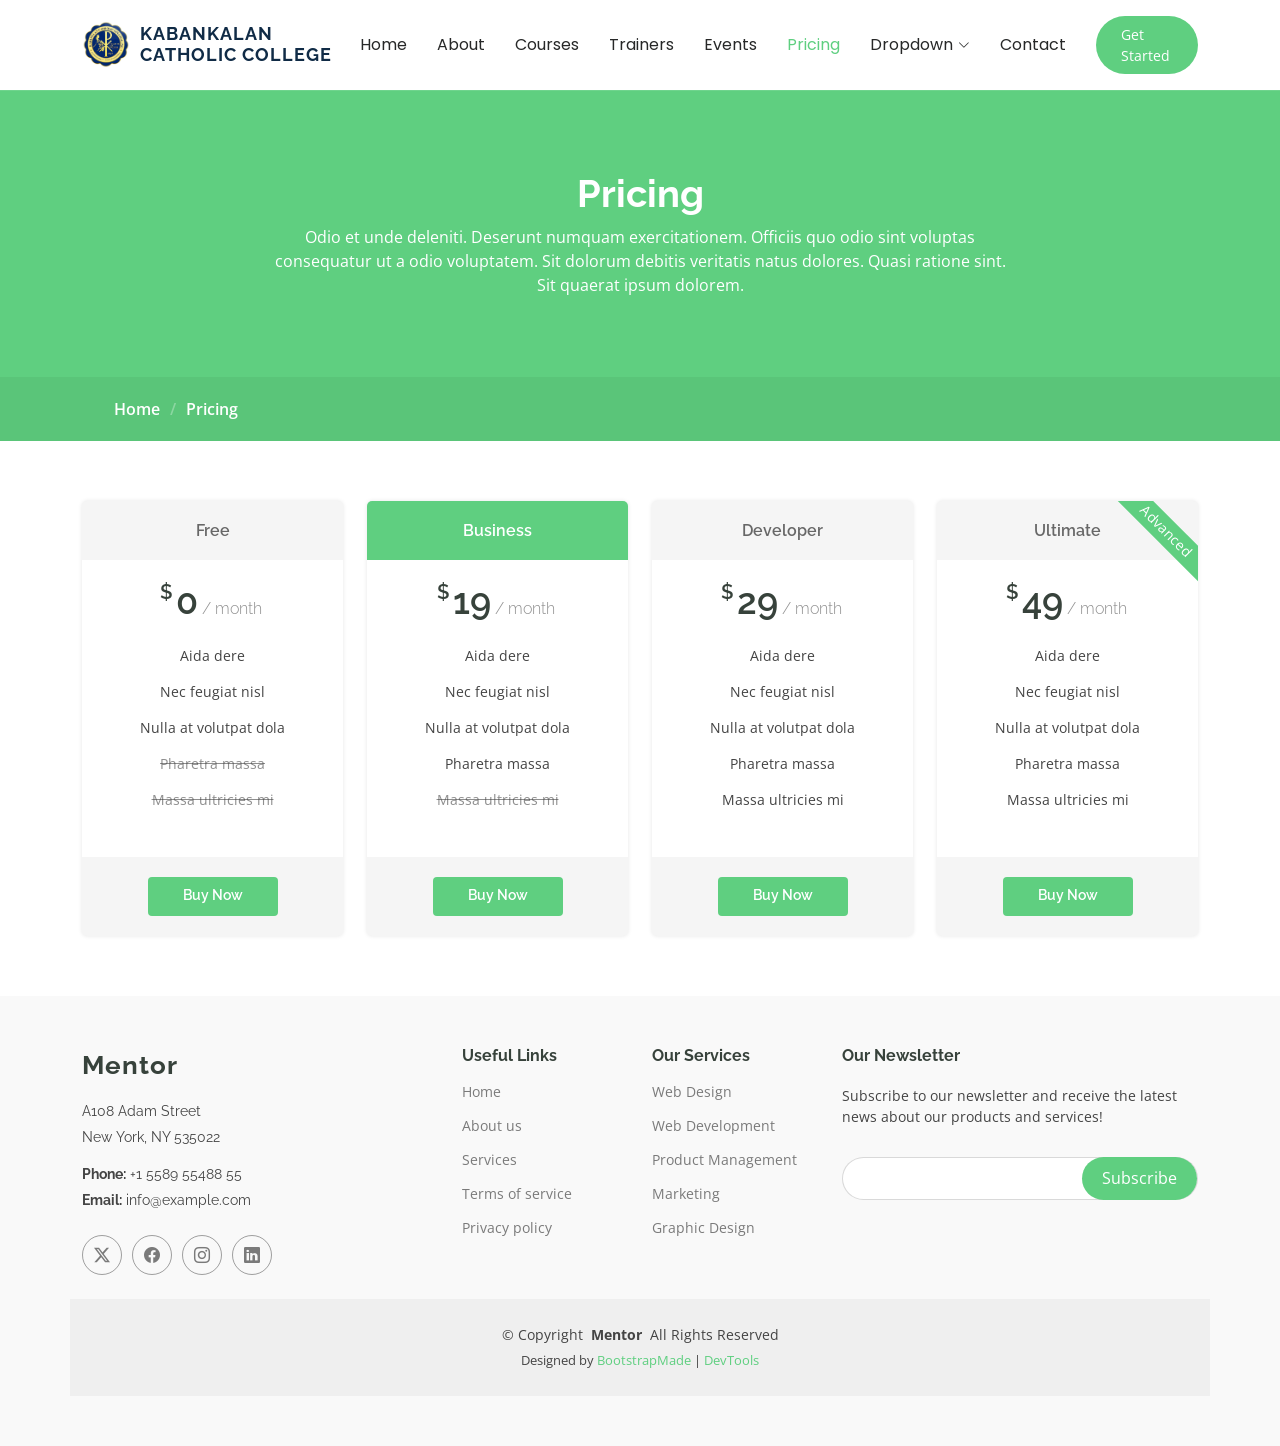
<file: pricing.html>
<!DOCTYPE html>
<html lang="en">

<head>
  <meta charset="utf-8">
  <meta content="width=device-width, initial-scale=1.0" name="viewport">
  <title>Pricing - Mentor Bootstrap Template</title>
  <meta name="description" content="">
  <meta name="keywords" content="">

  <!-- Favicons -->
  <link href="assets/img/favicon.png" type="image/png" rel="icon">
  <link href="assets/img/apple-touch-icon.png" rel="apple-touch-icon">

  <!-- Fonts -->
  <link href="https://fonts.googleapis.com" rel="preconnect">
  <link href="https://fonts.gstatic.com" rel="preconnect" crossorigin>
  <link href="https://fonts.googleapis.com/css2?family=Open+Sans:ital,wght@0,300;0,400;0,500;0,600;0,700;0,800;1,300;1,400;1,500;1,600;1,700;1,800&family=Poppins:ital,wght@0,100;0,200;0,300;0,400;0,500;0,600;0,700;0,800;0,900;1,100;1,200;1,300;1,400;1,500;1,600;1,700;1,800;1,900&family=Raleway:ital,wght@0,100;0,200;0,300;0,400;0,500;0,600;0,700;0,800;0,900;1,100;1,200;1,300;1,400;1,500;1,600;1,700;1,800;1,900&display=swap" rel="stylesheet">

  <!-- Vendor CSS Files -->
  <link href="assets/vendor/bootstrap/css/bootstrap.min.css" rel="stylesheet">
  <link href="assets/vendor/bootstrap-icons/bootstrap-icons.css" rel="stylesheet">
  <link href="assets/vendor/aos/aos.css" rel="stylesheet">
  <link href="assets/vendor/glightbox/css/glightbox.min.css" rel="stylesheet">
  <link href="assets/vendor/swiper/swiper-bundle.min.css" rel="stylesheet">

  <!-- Main CSS File -->
  <link href="assets/css/main.css" rel="stylesheet">

  <!-- =======================================================
  * Template Name: Mentor
  * Template URL: https://bootstrapmade.com/mentor-free-education-bootstrap-theme/
  * Updated: Jul 07 2025 with Bootstrap v5.3.7
  * Author: BootstrapMade.com
  * License: https://bootstrapmade.com/license/
  ======================================================== -->
</head>

<body class="pricing-page">

  <header id="header" class="header d-flex align-items-center sticky-top">
    <div class="container-fluid container-xl position-relative d-flex align-items-center">

      <a href="index.html" class="logo d-flex align-items-center me-auto">
        <img src="assets/img/kcc-logo.png" class="kcc-header-logo" alt="Kabankalan Catholic College, Inc. seal"><h1 class="sitename">Kabankalan Catholic College</h1>
      </a>

      <nav id="navmenu" class="navmenu">
        <ul>
          <li><a href="index.html">Home<br></a></li>
          <li><a href="about.html">About</a></li>
          <li><a href="courses.html">Courses</a></li>
          <li><a href="trainers.html">Trainers</a></li>
          <li><a href="events.html">Events</a></li>
          <li><a href="pricing.html" class="active">Pricing</a></li>
          <li class="dropdown"><a href="#"><span>Dropdown</span> <i class="bi bi-chevron-down toggle-dropdown"></i></a>
            <ul>
              <li><a href="#">Dropdown 1</a></li>
              <li class="dropdown"><a href="#"><span>Deep Dropdown</span> <i class="bi bi-chevron-down toggle-dropdown"></i></a>
                <ul>
                  <li><a href="#">Deep Dropdown 1</a></li>
                  <li><a href="#">Deep Dropdown 2</a></li>
                  <li><a href="#">Deep Dropdown 3</a></li>
                  <li><a href="#">Deep Dropdown 4</a></li>
                  <li><a href="#">Deep Dropdown 5</a></li>
                </ul>
              </li>
              <li><a href="#">Dropdown 2</a></li>
              <li><a href="#">Dropdown 3</a></li>
              <li><a href="#">Dropdown 4</a></li>
            </ul>
          </li>
          <li><a href="contact.html">Contact</a></li>
        </ul>
        <i class="mobile-nav-toggle d-xl-none bi bi-list"></i>
      </nav>

      <a class="btn-getstarted" href="courses.html">Get Started</a>

    </div>
  </header>

  <main class="main">

    <!-- Page Title -->
    <div class="page-title" data-aos="fade">
      <div class="heading">
        <div class="container">
          <div class="row d-flex justify-content-center text-center">
            <div class="col-lg-8">
              <h1>Pricing</h1>
              <p class="mb-0">Odio et unde deleniti. Deserunt numquam exercitationem. Officiis quo odio sint voluptas consequatur ut a odio voluptatem. Sit dolorum debitis veritatis natus dolores. Quasi ratione sint. Sit quaerat ipsum dolorem.</p>
            </div>
          </div>
        </div>
      </div>
      <nav class="breadcrumbs">
        <div class="container">
          <ol>
            <li><a href="index.html">Home</a></li>
            <li class="current">Pricing</li>
          </ol>
        </div>
      </nav>
    </div><!-- End Page Title -->

    <!-- Pricing Section -->
    <section id="pricing" class="pricing section">

      <div class="container">

        <div class="row gy-3">

          <div class="col-xl-3 col-lg-6" data-aos="fade-up" data-aos-delay="100">
            <div class="pricing-item">
              <h3>Free</h3>
              <h4><sup>$</sup>0<span> / month</span></h4>
              <ul>
                <li>Aida dere</li>
                <li>Nec feugiat nisl</li>
                <li>Nulla at volutpat dola</li>
                <li class="na">Pharetra massa</li>
                <li class="na">Massa ultricies mi</li>
              </ul>
              <div class="btn-wrap">
                <a href="#" class="btn-buy">Buy Now</a>
              </div>
            </div>
          </div><!-- End Pricing Item -->

          <div class="col-xl-3 col-lg-6" data-aos="fade-up" data-aos-delay="200">
            <div class="pricing-item featured">
              <h3>Business</h3>
              <h4><sup>$</sup>19<span> / month</span></h4>
              <ul>
                <li>Aida dere</li>
                <li>Nec feugiat nisl</li>
                <li>Nulla at volutpat dola</li>
                <li>Pharetra massa</li>
                <li class="na">Massa ultricies mi</li>
              </ul>
              <div class="btn-wrap">
                <a href="#" class="btn-buy">Buy Now</a>
              </div>
            </div>
          </div><!-- End Pricing Item -->

          <div class="col-xl-3 col-lg-6" data-aos="fade-up" data-aos-delay="400">
            <div class="pricing-item">
              <h3>Developer</h3>
              <h4><sup>$</sup>29<span> / month</span></h4>
              <ul>
                <li>Aida dere</li>
                <li>Nec feugiat nisl</li>
                <li>Nulla at volutpat dola</li>
                <li>Pharetra massa</li>
                <li>Massa ultricies mi</li>
              </ul>
              <div class="btn-wrap">
                <a href="#" class="btn-buy">Buy Now</a>
              </div>
            </div>
          </div><!-- End Pricing Item -->

          <div class="col-xl-3 col-lg-6" data-aos="fade-up" data-aos-delay="400">
            <div class="pricing-item">
              <span class="advanced">Advanced</span>
              <h3>Ultimate</h3>
              <h4><sup>$</sup>49<span> / month</span></h4>
              <ul>
                <li>Aida dere</li>
                <li>Nec feugiat nisl</li>
                <li>Nulla at volutpat dola</li>
                <li>Pharetra massa</li>
                <li>Massa ultricies mi</li>
              </ul>
              <div class="btn-wrap">
                <a href="#" class="btn-buy">Buy Now</a>
              </div>
            </div>
          </div><!-- End Pricing Item -->

        </div>

      </div>

    </section><!-- /Pricing Section -->

  </main>

  <footer id="footer" class="footer position-relative light-background">

    <div class="container footer-top">
      <div class="row gy-4">
        <div class="col-lg-4 col-md-6 footer-about">
          <a href="index.html" class="logo d-flex align-items-center">
            <span class="sitename">Mentor</span>
          </a>
          <div class="footer-contact pt-3">
            <p>A108 Adam Street</p>
            <p>New York, NY 535022</p>
            <p class="mt-3"><strong>Phone:</strong> <span>+1 5589 55488 55</span></p>
            <p><strong>Email:</strong> <span>info@example.com</span></p>
          </div>
          <div class="social-links d-flex mt-4">
            <a href=""><i class="bi bi-twitter-x"></i></a>
            <a href=""><i class="bi bi-facebook"></i></a>
            <a href=""><i class="bi bi-instagram"></i></a>
            <a href=""><i class="bi bi-linkedin"></i></a>
          </div>
        </div>

        <div class="col-lg-2 col-md-3 footer-links">
          <h4>Useful Links</h4>
          <ul>
            <li><a href="#">Home</a></li>
            <li><a href="#">About us</a></li>
            <li><a href="#">Services</a></li>
            <li><a href="#">Terms of service</a></li>
            <li><a href="#">Privacy policy</a></li>
          </ul>
        </div>

        <div class="col-lg-2 col-md-3 footer-links">
          <h4>Our Services</h4>
          <ul>
            <li><a href="#">Web Design</a></li>
            <li><a href="#">Web Development</a></li>
            <li><a href="#">Product Management</a></li>
            <li><a href="#">Marketing</a></li>
            <li><a href="#">Graphic Design</a></li>
          </ul>
        </div>

        <div class="col-lg-4 col-md-12 footer-newsletter">
          <h4>Our Newsletter</h4>
          <p>Subscribe to our newsletter and receive the latest news about our products and services!</p>
          <form action="#" method="post" class="email-form">
            <div class="newsletter-form"><input type="email" name="email"><input type="submit" value="Subscribe"></div>
            <div class="loading">Loading</div>
            <div class="error-message"></div>
            <div class="sent-message">Your subscription request has been sent. Thank you!</div>
          </form>
        </div>

      </div>
    </div>

    <div class="container copyright text-center mt-4">
      <p>© <span>Copyright</span> <strong class="px-1 sitename">Mentor</strong> <span>All Rights Reserved</span></p>
      <div class="credits">
        <!-- All the links in the footer should remain intact. -->
        <!-- You can delete the links only if you've purchased the pro version. -->
        <!-- Licensing information: https://bootstrapmade.com/license/ -->
        Designed by <a href="https://bootstrapmade.com/">BootstrapMade</a> | <a href="https://bootstrapmade.com/tools/">DevTools</a>
      </div>
    </div>

  </footer>

  <!-- Scroll Top -->
  <a href="#" id="scroll-top" class="scroll-top d-flex align-items-center justify-content-center"><i class="bi bi-arrow-up-short"></i></a>

  <!-- Preloader -->
  <div id="preloader"></div>

  <!-- Vendor JS Files -->
  <script src="assets/vendor/bootstrap/js/bootstrap.bundle.min.js"></script>
  <script src="assets/vendor/aos/aos.js"></script>
  <script src="assets/vendor/glightbox/js/glightbox.min.js"></script>
  <script src="assets/vendor/purecounter/purecounter_vanilla.js"></script>
  <script src="assets/vendor/swiper/swiper-bundle.min.js"></script>

  <!-- Main JS File -->
  <script src="assets/js/main.js"></script>

</body>

</html>
</file>
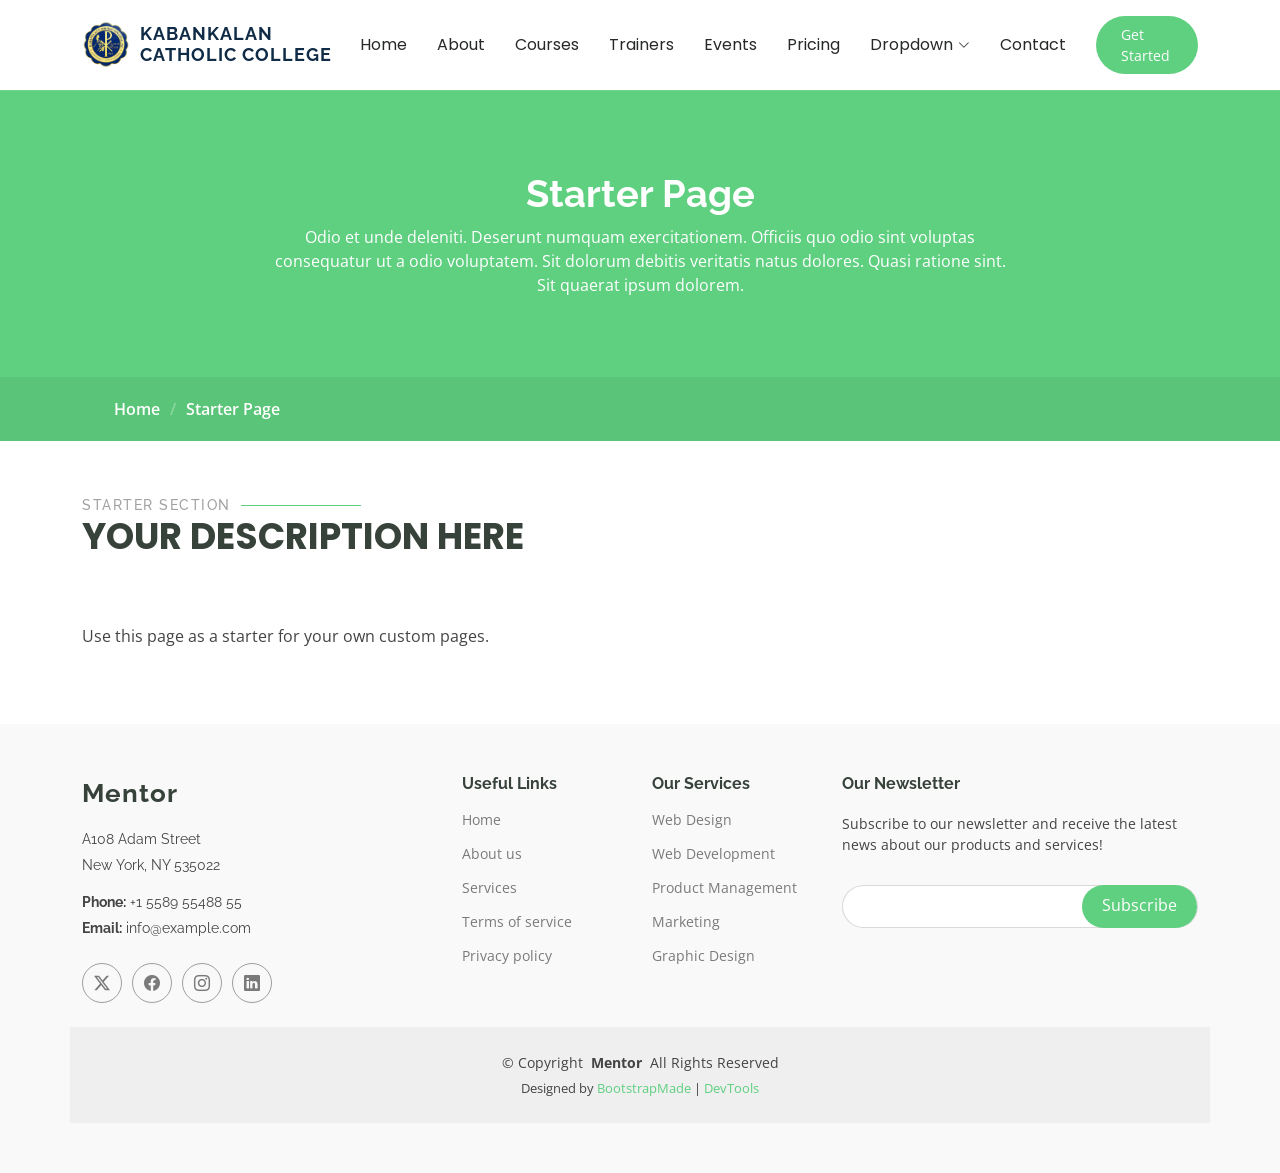
<file: starter-page.html>
<!DOCTYPE html>
<html lang="en">

<head>
  <meta charset="utf-8">
  <meta content="width=device-width, initial-scale=1.0" name="viewport">
  <title>Starter Page - Mentor Bootstrap Template</title>
  <meta name="description" content="">
  <meta name="keywords" content="">

  <!-- Favicons -->
  <link href="assets/img/favicon.png" type="image/png" rel="icon">
  <link href="assets/img/apple-touch-icon.png" rel="apple-touch-icon">

  <!-- Fonts -->
  <link href="https://fonts.googleapis.com" rel="preconnect">
  <link href="https://fonts.gstatic.com" rel="preconnect" crossorigin>
  <link href="https://fonts.googleapis.com/css2?family=Open+Sans:ital,wght@0,300;0,400;0,500;0,600;0,700;0,800;1,300;1,400;1,500;1,600;1,700;1,800&family=Poppins:ital,wght@0,100;0,200;0,300;0,400;0,500;0,600;0,700;0,800;0,900;1,100;1,200;1,300;1,400;1,500;1,600;1,700;1,800;1,900&family=Raleway:ital,wght@0,100;0,200;0,300;0,400;0,500;0,600;0,700;0,800;0,900;1,100;1,200;1,300;1,400;1,500;1,600;1,700;1,800;1,900&display=swap" rel="stylesheet">

  <!-- Vendor CSS Files -->
  <link href="assets/vendor/bootstrap/css/bootstrap.min.css" rel="stylesheet">
  <link href="assets/vendor/bootstrap-icons/bootstrap-icons.css" rel="stylesheet">
  <link href="assets/vendor/aos/aos.css" rel="stylesheet">
  <link href="assets/vendor/glightbox/css/glightbox.min.css" rel="stylesheet">
  <link href="assets/vendor/swiper/swiper-bundle.min.css" rel="stylesheet">

  <!-- Main CSS File -->
  <link href="assets/css/main.css" rel="stylesheet">

  <!-- =======================================================
  * Template Name: Mentor
  * Template URL: https://bootstrapmade.com/mentor-free-education-bootstrap-theme/
  * Updated: Jul 07 2025 with Bootstrap v5.3.7
  * Author: BootstrapMade.com
  * License: https://bootstrapmade.com/license/
  ======================================================== -->
</head>

<body class="starter-page-page">

  <header id="header" class="header d-flex align-items-center sticky-top">
    <div class="container-fluid container-xl position-relative d-flex align-items-center">

      <a href="index.html" class="logo d-flex align-items-center me-auto">
        <img src="assets/img/kcc-logo.png" class="kcc-header-logo" alt="Kabankalan Catholic College, Inc. seal"><h1 class="sitename">Kabankalan Catholic College</h1>
      </a>

      <nav id="navmenu" class="navmenu">
        <ul>
          <li><a href="index.html">Home<br></a></li>
          <li><a href="about.html">About</a></li>
          <li><a href="courses.html">Courses</a></li>
          <li><a href="trainers.html">Trainers</a></li>
          <li><a href="events.html">Events</a></li>
          <li><a href="pricing.html">Pricing</a></li>
          <li class="dropdown"><a href="#"><span>Dropdown</span> <i class="bi bi-chevron-down toggle-dropdown"></i></a>
            <ul>
              <li><a href="#">Dropdown 1</a></li>
              <li class="dropdown"><a href="#"><span>Deep Dropdown</span> <i class="bi bi-chevron-down toggle-dropdown"></i></a>
                <ul>
                  <li><a href="#">Deep Dropdown 1</a></li>
                  <li><a href="#">Deep Dropdown 2</a></li>
                  <li><a href="#">Deep Dropdown 3</a></li>
                  <li><a href="#">Deep Dropdown 4</a></li>
                  <li><a href="#">Deep Dropdown 5</a></li>
                </ul>
              </li>
              <li><a href="#">Dropdown 2</a></li>
              <li><a href="#">Dropdown 3</a></li>
              <li><a href="#">Dropdown 4</a></li>
            </ul>
          </li>
          <li><a href="contact.html">Contact</a></li>
        </ul>
        <i class="mobile-nav-toggle d-xl-none bi bi-list"></i>
      </nav>

      <a class="btn-getstarted" href="courses.html">Get Started</a>

    </div>
  </header>

  <main class="main">

    <!-- Page Title -->
    <div class="page-title" data-aos="fade">
      <div class="heading">
        <div class="container">
          <div class="row d-flex justify-content-center text-center">
            <div class="col-lg-8">
              <h1>Starter Page</h1>
              <p class="mb-0">Odio et unde deleniti. Deserunt numquam exercitationem. Officiis quo odio sint voluptas consequatur ut a odio voluptatem. Sit dolorum debitis veritatis natus dolores. Quasi ratione sint. Sit quaerat ipsum dolorem.</p>
            </div>
          </div>
        </div>
      </div>
      <nav class="breadcrumbs">
        <div class="container">
          <ol>
            <li><a href="index.html">Home</a></li>
            <li class="current">Starter Page</li>
          </ol>
        </div>
      </nav>
    </div><!-- End Page Title -->

    <!-- Starter Section Section -->
    <section id="starter-section" class="starter-section section">

      <!-- Section Title -->
      <div class="container section-title" data-aos="fade-up">
        <h2>Starter Section</h2>
        <p>Your Description Here<br></p>
      </div><!-- End Section Title -->

      <div class="container" data-aos="fade-up">
        <p>Use this page as a starter for your own custom pages.</p>
      </div>

    </section><!-- /Starter Section Section -->

  </main>

  <footer id="footer" class="footer position-relative light-background">

    <div class="container footer-top">
      <div class="row gy-4">
        <div class="col-lg-4 col-md-6 footer-about">
          <a href="index.html" class="logo d-flex align-items-center">
            <span class="sitename">Mentor</span>
          </a>
          <div class="footer-contact pt-3">
            <p>A108 Adam Street</p>
            <p>New York, NY 535022</p>
            <p class="mt-3"><strong>Phone:</strong> <span>+1 5589 55488 55</span></p>
            <p><strong>Email:</strong> <span>info@example.com</span></p>
          </div>
          <div class="social-links d-flex mt-4">
            <a href=""><i class="bi bi-twitter-x"></i></a>
            <a href=""><i class="bi bi-facebook"></i></a>
            <a href=""><i class="bi bi-instagram"></i></a>
            <a href=""><i class="bi bi-linkedin"></i></a>
          </div>
        </div>

        <div class="col-lg-2 col-md-3 footer-links">
          <h4>Useful Links</h4>
          <ul>
            <li><a href="#">Home</a></li>
            <li><a href="#">About us</a></li>
            <li><a href="#">Services</a></li>
            <li><a href="#">Terms of service</a></li>
            <li><a href="#">Privacy policy</a></li>
          </ul>
        </div>

        <div class="col-lg-2 col-md-3 footer-links">
          <h4>Our Services</h4>
          <ul>
            <li><a href="#">Web Design</a></li>
            <li><a href="#">Web Development</a></li>
            <li><a href="#">Product Management</a></li>
            <li><a href="#">Marketing</a></li>
            <li><a href="#">Graphic Design</a></li>
          </ul>
        </div>

        <div class="col-lg-4 col-md-12 footer-newsletter">
          <h4>Our Newsletter</h4>
          <p>Subscribe to our newsletter and receive the latest news about our products and services!</p>
          <form action="#" method="post" class="email-form">
            <div class="newsletter-form"><input type="email" name="email"><input type="submit" value="Subscribe"></div>
            <div class="loading">Loading</div>
            <div class="error-message"></div>
            <div class="sent-message">Your subscription request has been sent. Thank you!</div>
          </form>
        </div>

      </div>
    </div>

    <div class="container copyright text-center mt-4">
      <p>© <span>Copyright</span> <strong class="px-1 sitename">Mentor</strong> <span>All Rights Reserved</span></p>
      <div class="credits">
        <!-- All the links in the footer should remain intact. -->
        <!-- You can delete the links only if you've purchased the pro version. -->
        <!-- Licensing information: https://bootstrapmade.com/license/ -->
        Designed by <a href="https://bootstrapmade.com/">BootstrapMade</a> | <a href="https://bootstrapmade.com/tools/">DevTools</a>
      </div>
    </div>

  </footer>

  <!-- Scroll Top -->
  <a href="#" id="scroll-top" class="scroll-top d-flex align-items-center justify-content-center"><i class="bi bi-arrow-up-short"></i></a>

  <!-- Preloader -->
  <div id="preloader"></div>

  <!-- Vendor JS Files -->
  <script src="assets/vendor/bootstrap/js/bootstrap.bundle.min.js"></script>
  <script src="assets/vendor/aos/aos.js"></script>
  <script src="assets/vendor/glightbox/js/glightbox.min.js"></script>
  <script src="assets/vendor/purecounter/purecounter_vanilla.js"></script>
  <script src="assets/vendor/swiper/swiper-bundle.min.js"></script>

  <!-- Main JS File -->
  <script src="assets/js/main.js"></script>

</body>

</html>
</file>
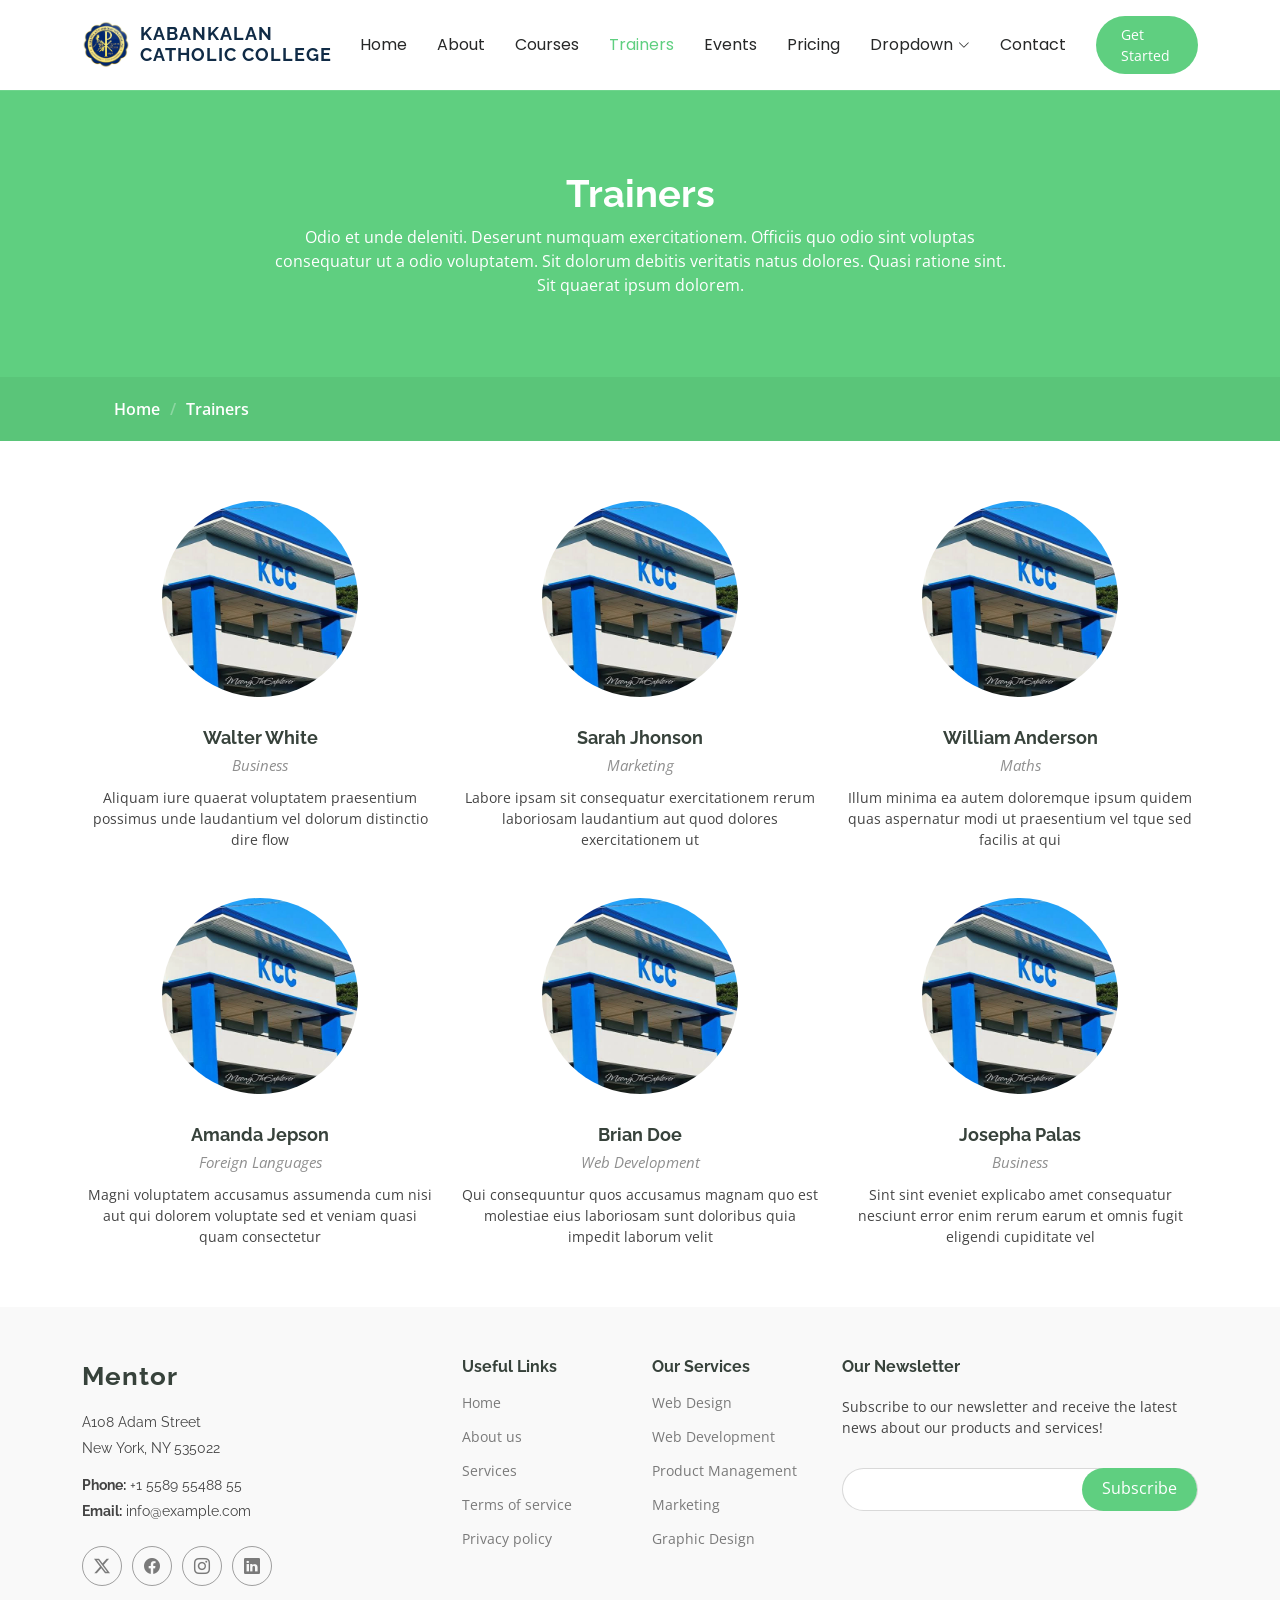
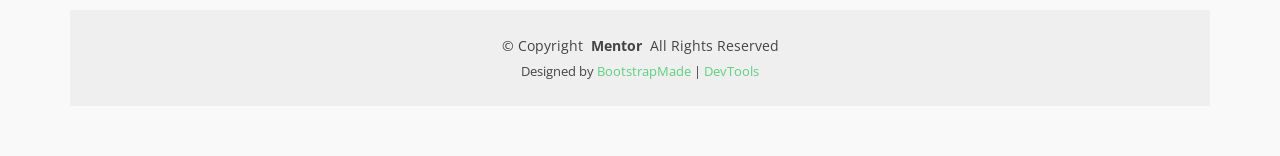
<file: trainers.html>
<!DOCTYPE html>
<html lang="en">

<head>
  <meta charset="utf-8">
  <meta content="width=device-width, initial-scale=1.0" name="viewport">
  <title>Trainers - Mentor Bootstrap Template</title>
  <meta name="description" content="">
  <meta name="keywords" content="">

  <!-- Favicons -->
  <link href="assets/img/favicon.png" type="image/png" rel="icon">
  <link href="assets/img/apple-touch-icon.png" rel="apple-touch-icon">

  <!-- Fonts -->
  <link href="https://fonts.googleapis.com" rel="preconnect">
  <link href="https://fonts.gstatic.com" rel="preconnect" crossorigin>
  <link href="https://fonts.googleapis.com/css2?family=Open+Sans:ital,wght@0,300;0,400;0,500;0,600;0,700;0,800;1,300;1,400;1,500;1,600;1,700;1,800&family=Poppins:ital,wght@0,100;0,200;0,300;0,400;0,500;0,600;0,700;0,800;0,900;1,100;1,200;1,300;1,400;1,500;1,600;1,700;1,800;1,900&family=Raleway:ital,wght@0,100;0,200;0,300;0,400;0,500;0,600;0,700;0,800;0,900;1,100;1,200;1,300;1,400;1,500;1,600;1,700;1,800;1,900&display=swap" rel="stylesheet">

  <!-- Vendor CSS Files -->
  <link href="assets/vendor/bootstrap/css/bootstrap.min.css" rel="stylesheet">
  <link href="assets/vendor/bootstrap-icons/bootstrap-icons.css" rel="stylesheet">
  <link href="assets/vendor/aos/aos.css" rel="stylesheet">
  <link href="assets/vendor/glightbox/css/glightbox.min.css" rel="stylesheet">
  <link href="assets/vendor/swiper/swiper-bundle.min.css" rel="stylesheet">

  <!-- Main CSS File -->
  <link href="assets/css/main.css" rel="stylesheet">

  <!-- =======================================================
  * Template Name: Mentor
  * Template URL: https://bootstrapmade.com/mentor-free-education-bootstrap-theme/
  * Updated: Jul 07 2025 with Bootstrap v5.3.7
  * Author: BootstrapMade.com
  * License: https://bootstrapmade.com/license/
  ======================================================== -->
</head>

<body class="trainers-page">

  <header id="header" class="header d-flex align-items-center sticky-top">
    <div class="container-fluid container-xl position-relative d-flex align-items-center">

      <a href="index.html" class="logo d-flex align-items-center me-auto">
        <img src="assets/img/kcc-logo.png" class="kcc-header-logo" alt="Kabankalan Catholic College, Inc. seal"><h1 class="sitename">Kabankalan Catholic College</h1>
      </a>

      <nav id="navmenu" class="navmenu">
        <ul>
          <li><a href="index.html">Home<br></a></li>
          <li><a href="about.html">About</a></li>
          <li><a href="courses.html">Courses</a></li>
          <li><a href="trainers.html" class="active">Trainers</a></li>
          <li><a href="events.html">Events</a></li>
          <li><a href="pricing.html">Pricing</a></li>
          <li class="dropdown"><a href="#"><span>Dropdown</span> <i class="bi bi-chevron-down toggle-dropdown"></i></a>
            <ul>
              <li><a href="#">Dropdown 1</a></li>
              <li class="dropdown"><a href="#"><span>Deep Dropdown</span> <i class="bi bi-chevron-down toggle-dropdown"></i></a>
                <ul>
                  <li><a href="#">Deep Dropdown 1</a></li>
                  <li><a href="#">Deep Dropdown 2</a></li>
                  <li><a href="#">Deep Dropdown 3</a></li>
                  <li><a href="#">Deep Dropdown 4</a></li>
                  <li><a href="#">Deep Dropdown 5</a></li>
                </ul>
              </li>
              <li><a href="#">Dropdown 2</a></li>
              <li><a href="#">Dropdown 3</a></li>
              <li><a href="#">Dropdown 4</a></li>
            </ul>
          </li>
          <li><a href="contact.html">Contact</a></li>
        </ul>
        <i class="mobile-nav-toggle d-xl-none bi bi-list"></i>
      </nav>

      <a class="btn-getstarted" href="courses.html">Get Started</a>

    </div>
  </header>

  <main class="main">

    <!-- Page Title -->
    <div class="page-title" data-aos="fade">
      <div class="heading">
        <div class="container">
          <div class="row d-flex justify-content-center text-center">
            <div class="col-lg-8">
              <h1>Trainers</h1>
              <p class="mb-0">Odio et unde deleniti. Deserunt numquam exercitationem. Officiis quo odio sint voluptas consequatur ut a odio voluptatem. Sit dolorum debitis veritatis natus dolores. Quasi ratione sint. Sit quaerat ipsum dolorem.</p>
            </div>
          </div>
        </div>
      </div>
      <nav class="breadcrumbs">
        <div class="container">
          <ol>
            <li><a href="index.html">Home</a></li>
            <li class="current">Trainers</li>
          </ol>
        </div>
      </nav>
    </div><!-- End Page Title -->

    <!-- Trainers Section -->
    <section id="trainers" class="section trainers">

      <div class="container">

        <div class="row gy-5">

          <div class="col-lg-4 col-md-6 member" data-aos="fade-up" data-aos-delay="100">
            <div class="member-img">
              <img src="assets/img/person/person-m-7.webp" class="img-fluid" alt="">
              <div class="social">
                <a href="#"><i class="bi bi-twitter-x"></i></a>
                <a href="#"><i class="bi bi-facebook"></i></a>
                <a href="#"><i class="bi bi-instagram"></i></a>
                <a href="#"><i class="bi bi-linkedin"></i></a>
              </div>
            </div>
            <div class="member-info text-center">
              <h4>Walter White</h4>
              <span>Business</span>
              <p>Aliquam iure quaerat voluptatem praesentium possimus unde laudantium vel dolorum distinctio dire flow</p>
            </div>
          </div><!-- End Team Member -->

          <div class="col-lg-4 col-md-6 member" data-aos="fade-up" data-aos-delay="200">
            <div class="member-img">
              <img src="assets/img/person/person-f-8.webp" class="img-fluid" alt="">
              <div class="social">
                <a href="#"><i class="bi bi-twitter-x"></i></a>
                <a href="#"><i class="bi bi-facebook"></i></a>
                <a href="#"><i class="bi bi-instagram"></i></a>
                <a href="#"><i class="bi bi-linkedin"></i></a>
              </div>
            </div>
            <div class="member-info text-center">
              <h4>Sarah Jhonson</h4>
              <span>Marketing</span>
              <p>Labore ipsam sit consequatur exercitationem rerum laboriosam laudantium aut quod dolores exercitationem ut</p>
            </div>
          </div><!-- End Team Member -->

          <div class="col-lg-4 col-md-6 member" data-aos="fade-up" data-aos-delay="300">
            <div class="member-img">
              <img src="assets/img/person/person-m-6.webp" class="img-fluid" alt="">
              <div class="social">
                <a href="#"><i class="bi bi-twitter-x"></i></a>
                <a href="#"><i class="bi bi-facebook"></i></a>
                <a href="#"><i class="bi bi-instagram"></i></a>
                <a href="#"><i class="bi bi-linkedin"></i></a>
              </div>
            </div>
            <div class="member-info text-center">
              <h4>William Anderson</h4>
              <span>Maths</span>
              <p>Illum minima ea autem doloremque ipsum quidem quas aspernatur modi ut praesentium vel tque sed facilis at qui</p>
            </div>
          </div><!-- End Team Member -->

          <div class="col-lg-4 col-md-6 member" data-aos="fade-up" data-aos-delay="400">
            <div class="member-img">
              <img src="assets/img/person/person-f-4.webp" class="img-fluid" alt="">
              <div class="social">
                <a href="#"><i class="bi bi-twitter-x"></i></a>
                <a href="#"><i class="bi bi-facebook"></i></a>
                <a href="#"><i class="bi bi-instagram"></i></a>
                <a href="#"><i class="bi bi-linkedin"></i></a>
              </div>
            </div>
            <div class="member-info text-center">
              <h4>Amanda Jepson</h4>
              <span>Foreign Languages</span>
              <p>Magni voluptatem accusamus assumenda cum nisi aut qui dolorem voluptate sed et veniam quasi quam consectetur</p>
            </div>
          </div><!-- End Team Member -->

          <div class="col-lg-4 col-md-6 member" data-aos="fade-up" data-aos-delay="500">
            <div class="member-img">
              <img src="assets/img/person/person-m-12.webp" class="img-fluid" alt="">
              <div class="social">
                <a href="#"><i class="bi bi-twitter-x"></i></a>
                <a href="#"><i class="bi bi-facebook"></i></a>
                <a href="#"><i class="bi bi-instagram"></i></a>
                <a href="#"><i class="bi bi-linkedin"></i></a>
              </div>
            </div>
            <div class="member-info text-center">
              <h4>Brian Doe</h4>
              <span>Web Development<br></span>
              <p>Qui consequuntur quos accusamus magnam quo est molestiae eius laboriosam sunt doloribus quia impedit laborum velit</p>
            </div>
          </div><!-- End Team Member -->

          <div class="col-lg-4 col-md-6 member" data-aos="fade-up" data-aos-delay="600">
            <div class="member-img">
              <img src="assets/img/person/person-f-9.webp" class="img-fluid" alt="">
              <div class="social">
                <a href="#"><i class="bi bi-twitter-x"></i></a>
                <a href="#"><i class="bi bi-facebook"></i></a>
                <a href="#"><i class="bi bi-instagram"></i></a>
                <a href="#"><i class="bi bi-linkedin"></i></a>
              </div>
            </div>
            <div class="member-info text-center">
              <h4>Josepha Palas</h4>
              <span>Business</span>
              <p>Sint sint eveniet explicabo amet consequatur nesciunt error enim rerum earum et omnis fugit eligendi cupiditate vel</p>
            </div>
          </div><!-- End Team Member -->

        </div>

      </div>

    </section><!-- /Trainers Section -->

  </main>

  <footer id="footer" class="footer position-relative light-background">

    <div class="container footer-top">
      <div class="row gy-4">
        <div class="col-lg-4 col-md-6 footer-about">
          <a href="index.html" class="logo d-flex align-items-center">
            <span class="sitename">Mentor</span>
          </a>
          <div class="footer-contact pt-3">
            <p>A108 Adam Street</p>
            <p>New York, NY 535022</p>
            <p class="mt-3"><strong>Phone:</strong> <span>+1 5589 55488 55</span></p>
            <p><strong>Email:</strong> <span>info@example.com</span></p>
          </div>
          <div class="social-links d-flex mt-4">
            <a href=""><i class="bi bi-twitter-x"></i></a>
            <a href=""><i class="bi bi-facebook"></i></a>
            <a href=""><i class="bi bi-instagram"></i></a>
            <a href=""><i class="bi bi-linkedin"></i></a>
          </div>
        </div>

        <div class="col-lg-2 col-md-3 footer-links">
          <h4>Useful Links</h4>
          <ul>
            <li><a href="#">Home</a></li>
            <li><a href="#">About us</a></li>
            <li><a href="#">Services</a></li>
            <li><a href="#">Terms of service</a></li>
            <li><a href="#">Privacy policy</a></li>
          </ul>
        </div>

        <div class="col-lg-2 col-md-3 footer-links">
          <h4>Our Services</h4>
          <ul>
            <li><a href="#">Web Design</a></li>
            <li><a href="#">Web Development</a></li>
            <li><a href="#">Product Management</a></li>
            <li><a href="#">Marketing</a></li>
            <li><a href="#">Graphic Design</a></li>
          </ul>
        </div>

        <div class="col-lg-4 col-md-12 footer-newsletter">
          <h4>Our Newsletter</h4>
          <p>Subscribe to our newsletter and receive the latest news about our products and services!</p>
          <form action="#" method="post" class="email-form">
            <div class="newsletter-form"><input type="email" name="email"><input type="submit" value="Subscribe"></div>
            <div class="loading">Loading</div>
            <div class="error-message"></div>
            <div class="sent-message">Your subscription request has been sent. Thank you!</div>
          </form>
        </div>

      </div>
    </div>

    <div class="container copyright text-center mt-4">
      <p>© <span>Copyright</span> <strong class="px-1 sitename">Mentor</strong> <span>All Rights Reserved</span></p>
      <div class="credits">
        <!-- All the links in the footer should remain intact. -->
        <!-- You can delete the links only if you've purchased the pro version. -->
        <!-- Licensing information: https://bootstrapmade.com/license/ -->
        Designed by <a href="https://bootstrapmade.com/">BootstrapMade</a> | <a href="https://bootstrapmade.com/tools/">DevTools</a>
      </div>
    </div>

  </footer>

  <!-- Scroll Top -->
  <a href="#" id="scroll-top" class="scroll-top d-flex align-items-center justify-content-center"><i class="bi bi-arrow-up-short"></i></a>

  <!-- Preloader -->
  <div id="preloader"></div>

  <!-- Vendor JS Files -->
  <script src="assets/vendor/bootstrap/js/bootstrap.bundle.min.js"></script>
  <script src="assets/vendor/aos/aos.js"></script>
  <script src="assets/vendor/glightbox/js/glightbox.min.js"></script>
  <script src="assets/vendor/purecounter/purecounter_vanilla.js"></script>
  <script src="assets/vendor/swiper/swiper-bundle.min.js"></script>

  <!-- Main JS File -->
  <script src="assets/js/main.js"></script>

</body>

</html>
</file>
<file: assets/css/main.css>
/**
* Template Name: Mentor
* Template URL: https://bootstrapmade.com/mentor-free-education-bootstrap-theme/
* Updated: Jul 07 2025 with Bootstrap v5.3.7
* Author: BootstrapMade.com
* License: https://bootstrapmade.com/license/
*/

/*--------------------------------------------------------------
# Font & Color Variables
# Help: https://bootstrapmade.com/color-system/
--------------------------------------------------------------*/
/* Fonts */
:root {
  --default-font: "Open Sans",  system-ui, -apple-system, "Segoe UI", Roboto, "Helvetica Neue", Arial, "Noto Sans", "Liberation Sans", sans-serif, "Apple Color Emoji", "Segoe UI Emoji", "Segoe UI Symbol", "Noto Color Emoji";
  --heading-font: "Raleway",  sans-serif;
  --nav-font: "Poppins",  sans-serif;
}

/* Global Colors - The following color variables are used throughout the website. Updating them here will change the color scheme of the entire website */
:root { 
  --background-color: #ffffff; /* Background color for the entire website, including individual sections */
  --default-color: #444444; /* Default color used for the majority of the text content across the entire website */
  --heading-color: #37423b; /* Color for headings, subheadings and title throughout the website */
  --accent-color: #5fcf80; /* Accent color that represents your brand on the website. It's used for buttons, links, and other elements that need to stand out */
  --surface-color: #ffffff; /* The surface color is used as a background of boxed elements within sections, such as cards, icon boxes, or other elements that require a visual separation from the global background. */
  --contrast-color: #ffffff; /* Contrast color for text, ensuring readability against backgrounds of accent, heading, or default colors. */
}

/* Nav Menu Colors - The following color variables are used specifically for the navigation menu. They are separate from the global colors to allow for more customization options */
:root {
  --nav-color: #272828;  /* The default color of the main navmenu links */
  --nav-hover-color: #5fcf80; /* Applied to main navmenu links when they are hovered over or active */
  --nav-mobile-background-color: #ffffff; /* Used as the background color for mobile navigation menu */
  --nav-dropdown-background-color: #ffffff; /* Used as the background color for dropdown items that appear when hovering over primary navigation items */
  --nav-dropdown-color: #272828; /* Used for navigation links of the dropdown items in the navigation menu. */
  --nav-dropdown-hover-color: #5fcf80; /* Similar to --nav-hover-color, this color is applied to dropdown navigation links when they are hovered over. */
}

/* Color Presets - These classes override global colors when applied to any section or element, providing reuse of the sam color scheme. */

.light-background {
  --background-color: #f9f9f9;
  --surface-color: #ffffff;
}

.dark-background {
  --background-color: #060606;
  --default-color: #ffffff;
  --heading-color: #ffffff;
  --surface-color: #252525;
  --contrast-color: #ffffff;
}

/* Smooth scroll */
:root {
  scroll-behavior: smooth;
}

/*--------------------------------------------------------------
# General Styling & Shared Classes
--------------------------------------------------------------*/
body {
  color: var(--default-color);
  background-color: var(--background-color);
  font-family: var(--default-font);
}

a {
  color: var(--accent-color);
  text-decoration: none;
  transition: 0.3s;
}

a:hover {
  color: color-mix(in srgb, var(--accent-color), transparent 25%);
  text-decoration: none;
}

h1,
h2,
h3,
h4,
h5,
h6 {
  color: var(--heading-color);
  font-family: var(--heading-font);
}

/* Email Form Messages
------------------------------*/
.email-form .error-message {
  display: none;
  background: #df1529;
  color: #ffffff;
  text-align: left;
  padding: 15px;
  margin-bottom: 24px;
  font-weight: 600;
}

.email-form .sent-message {
  display: none;
  color: #ffffff;
  background: #059652;
  text-align: center;
  padding: 15px;
  margin-bottom: 24px;
  font-weight: 600;
}

.email-form .loading {
  display: none;
  background: var(--surface-color);
  text-align: center;
  padding: 15px;
  margin-bottom: 24px;
}

.email-form .loading:before {
  content: "";
  display: inline-block;
  border-radius: 50%;
  width: 24px;
  height: 24px;
  margin: 0 10px -6px 0;
  border: 3px solid var(--accent-color);
  border-top-color: var(--surface-color);
  animation: email-form-loading 1s linear infinite;
}

@keyframes email-form-loading {
  0% {
    transform: rotate(0deg);
  }

  100% {
    transform: rotate(360deg);
  }
}

/* Pulsating Play Button
------------------------------*/
.pulsating-play-btn {
  width: 94px;
  height: 94px;
  background: radial-gradient(var(--accent-color) 50%, color-mix(in srgb, var(--accent-color), transparent 75%) 52%);
  border-radius: 50%;
  display: block;
  position: relative;
  overflow: hidden;
}

.pulsating-play-btn:before {
  content: "";
  position: absolute;
  width: 120px;
  height: 120px;
  animation-delay: 0s;
  animation: pulsate-play-btn 2s;
  animation-direction: forwards;
  animation-iteration-count: infinite;
  animation-timing-function: steps;
  opacity: 1;
  border-radius: 50%;
  border: 5px solid color-mix(in srgb, var(--accent-color), transparent 30%);
  top: -15%;
  left: -15%;
  background: rgba(198, 16, 0, 0);
}

.pulsating-play-btn:after {
  content: "";
  position: absolute;
  left: 50%;
  top: 50%;
  transform: translateX(-40%) translateY(-50%);
  width: 0;
  height: 0;
  border-top: 10px solid transparent;
  border-bottom: 10px solid transparent;
  border-left: 15px solid #fff;
  z-index: 100;
  transition: all 400ms cubic-bezier(0.55, 0.055, 0.675, 0.19);
}

.pulsating-play-btn:hover:before {
  content: "";
  position: absolute;
  left: 50%;
  top: 50%;
  transform: translateX(-40%) translateY(-50%);
  width: 0;
  height: 0;
  border: none;
  border-top: 10px solid transparent;
  border-bottom: 10px solid transparent;
  border-left: 15px solid #fff;
  z-index: 200;
  animation: none;
  border-radius: 0;
}

.pulsating-play-btn:hover:after {
  border-left: 15px solid var(--accent-color);
  transform: scale(20);
}

@keyframes pulsate-play-btn {
  0% {
    transform: scale(0.6, 0.6);
    opacity: 1;
  }

  100% {
    transform: scale(1, 1);
    opacity: 0;
  }
}

/*--------------------------------------------------------------
# Global Header
--------------------------------------------------------------*/
.header {
  color: var(--default-color);
  background-color: var(--background-color);
  padding: 15px 0;
  transition: all 0.5s;
  z-index: 997;
}

.header .logo {
  line-height: 1;
}

.header .logo img {
  max-height: 36px;
  margin-right: 8px;
}

.header .logo h1 {
  font-weight: 700;
  font-size: 30px;
  margin: 0;
  letter-spacing: 1px;
  text-transform: uppercase;
  color: var(--accent-color);
}

.header .btn-getstarted,
.header .btn-getstarted:focus {
  color: var(--contrast-color);
  background: var(--accent-color);
  font-size: 14px;
  padding: 8px 25px;
  margin: 0 0 0 30px;
  border-radius: 50px;
  transition: 0.3s;
}

.header .btn-getstarted:hover,
.header .btn-getstarted:focus:hover {
  color: var(--contrast-color);
  background: color-mix(in srgb, var(--accent-color), transparent 15%);
}

@media (max-width: 1200px) {
  .header .logo {
    order: 1;
  }

  .header .btn-getstarted {
    order: 2;
    margin: 0 15px 0 0;
    padding: 6px 15px;
  }

  .header .navmenu {
    order: 3;
  }
}

.scrolled .header {
  box-shadow: 0px 0 18px rgba(0, 0, 0, 0.1);
}

/*--------------------------------------------------------------
# Navigation Menu
--------------------------------------------------------------*/
/* Navmenu - Desktop */
@media (min-width: 1200px) {
  .navmenu {
    padding: 0;
  }

  .navmenu ul {
    margin: 0;
    padding: 0;
    display: flex;
    list-style: none;
    align-items: center;
  }

  .navmenu li {
    position: relative;
  }

  .navmenu a,
  .navmenu a:focus {
    color: var(--nav-color);
    padding: 18px 15px;
    font-size: 16px;
    font-family: var(--nav-font);
    font-weight: 400;
    display: flex;
    align-items: center;
    justify-content: space-between;
    white-space: nowrap;
    transition: 0.3s;
  }

  .navmenu a i,
  .navmenu a:focus i {
    font-size: 12px;
    line-height: 0;
    margin-left: 5px;
    transition: 0.3s;
  }

  .navmenu li:last-child a {
    padding-right: 0;
  }

  .navmenu li:hover>a,
  .navmenu .active,
  .navmenu .active:focus {
    color: var(--nav-hover-color);
  }

  .navmenu .dropdown ul {
    margin: 0;
    padding: 10px 0;
    background: var(--nav-dropdown-background-color);
    display: block;
    position: absolute;
    visibility: hidden;
    left: 14px;
    top: 130%;
    opacity: 0;
    transition: 0.3s;
    border-radius: 4px;
    z-index: 99;
    box-shadow: 0px 0px 30px rgba(0, 0, 0, 0.1);
  }

  .navmenu .dropdown ul li {
    min-width: 200px;
  }

  .navmenu .dropdown ul a {
    padding: 10px 20px;
    font-size: 15px;
    text-transform: none;
    color: var(--nav-dropdown-color);
  }

  .navmenu .dropdown ul a i {
    font-size: 12px;
  }

  .navmenu .dropdown ul a:hover,
  .navmenu .dropdown ul .active:hover,
  .navmenu .dropdown ul li:hover>a {
    color: var(--nav-dropdown-hover-color);
  }

  .navmenu .dropdown:hover>ul {
    opacity: 1;
    top: 100%;
    visibility: visible;
  }

  .navmenu .dropdown .dropdown ul {
    top: 0;
    left: -90%;
    visibility: hidden;
  }

  .navmenu .dropdown .dropdown:hover>ul {
    opacity: 1;
    top: 0;
    left: -100%;
    visibility: visible;
  }
}

/* Navmenu - Mobile */
@media (max-width: 1199px) {
  .mobile-nav-toggle {
    color: var(--nav-color);
    font-size: 28px;
    line-height: 0;
    margin-right: 10px;
    cursor: pointer;
    transition: color 0.3s;
  }

  .navmenu {
    padding: 0;
    z-index: 9997;
  }

  .navmenu ul {
    display: none;
    list-style: none;
    position: absolute;
    inset: 60px 20px 20px 20px;
    padding: 10px 0;
    margin: 0;
    border-radius: 6px;
    background-color: var(--nav-mobile-background-color);
    border: 1px solid color-mix(in srgb, var(--default-color), transparent 90%);
    box-shadow: none;
    overflow-y: auto;
    transition: 0.3s;
    z-index: 9998;
  }

  .navmenu a,
  .navmenu a:focus {
    color: var(--nav-dropdown-color);
    padding: 10px 20px;
    font-family: var(--nav-font);
    font-size: 17px;
    font-weight: 500;
    display: flex;
    align-items: center;
    justify-content: space-between;
    white-space: nowrap;
    transition: 0.3s;
  }

  .navmenu a i,
  .navmenu a:focus i {
    font-size: 12px;
    line-height: 0;
    margin-left: 5px;
    width: 30px;
    height: 30px;
    display: flex;
    align-items: center;
    justify-content: center;
    border-radius: 50%;
    transition: 0.3s;
    background-color: color-mix(in srgb, var(--accent-color), transparent 90%);
  }

  .navmenu a i:hover,
  .navmenu a:focus i:hover {
    background-color: var(--accent-color);
    color: var(--contrast-color);
  }

  .navmenu a:hover,
  .navmenu .active,
  .navmenu .active:focus {
    color: var(--nav-dropdown-hover-color);
  }

  .navmenu .active i,
  .navmenu .active:focus i {
    background-color: var(--accent-color);
    color: var(--contrast-color);
    transform: rotate(180deg);
  }

  .navmenu .dropdown ul {
    position: static;
    display: none;
    z-index: 99;
    padding: 10px 0;
    margin: 10px 20px;
    background-color: var(--nav-dropdown-background-color);
    transition: all 0.5s ease-in-out;
  }

  .navmenu .dropdown ul ul {
    background-color: rgba(33, 37, 41, 0.1);
  }

  .navmenu .dropdown>.dropdown-active {
    display: block;
    background-color: rgba(33, 37, 41, 0.03);
  }

  .mobile-nav-active {
    overflow: hidden;
  }

  .mobile-nav-active .mobile-nav-toggle {
    color: #fff;
    position: absolute;
    font-size: 32px;
    top: 15px;
    right: 15px;
    margin-right: 0;
    z-index: 9999;
  }

  .mobile-nav-active .navmenu {
    position: fixed;
    overflow: hidden;
    inset: 0;
    background: rgba(33, 37, 41, 0.8);
    transition: 0.3s;
  }

  .mobile-nav-active .navmenu>ul {
    display: block;
  }
}

/*--------------------------------------------------------------
# Global Footer
--------------------------------------------------------------*/
.footer {
  color: var(--default-color);
  background-color: var(--background-color);
  font-size: 14px;
  padding-bottom: 50px;
  position: relative;
}

.footer .footer-top {
  padding-top: 50px;
}

.footer .footer-about .logo {
  margin-bottom: 0;
}

.footer .footer-about .logo img {
  max-height: 40px;
  margin-right: 6px;
}

.footer .footer-about .logo span {
  font-size: 26px;
  font-weight: 700;
  letter-spacing: 1px;
  font-family: var(--heading-font);
  color: var(--heading-color);
}

.footer .footer-about p {
  font-size: 14px;
  font-family: var(--heading-font);
}

.footer .social-links a {
  display: flex;
  align-items: center;
  justify-content: center;
  width: 40px;
  height: 40px;
  border-radius: 50%;
  border: 1px solid color-mix(in srgb, var(--default-color), transparent 50%);
  font-size: 16px;
  color: color-mix(in srgb, var(--default-color), transparent 30%);
  margin-right: 10px;
  transition: 0.3s;
}

.footer .social-links a:hover {
  color: var(--accent-color);
  border-color: var(--accent-color);
}

.footer h4 {
  font-size: 16px;
  font-weight: bold;
  position: relative;
  padding-bottom: 12px;
}

.footer .footer-links {
  margin-bottom: 30px;
}

.footer .footer-links ul {
  list-style: none;
  padding: 0;
  margin: 0;
}

.footer .footer-links ul i {
  padding-right: 2px;
  font-size: 12px;
  line-height: 0;
}

.footer .footer-links ul li {
  padding: 10px 0;
  display: flex;
  align-items: center;
}

.footer .footer-links ul li:first-child {
  padding-top: 0;
}

.footer .footer-links ul a {
  color: color-mix(in srgb, var(--default-color), transparent 30%);
  display: inline-block;
  line-height: 1;
}

.footer .footer-links ul a:hover {
  color: var(--accent-color);
}

.footer .footer-contact p {
  margin-bottom: 5px;
}

.footer .footer-newsletter .newsletter-form {
  margin-top: 30px;
  margin-bottom: 15px;
  padding: 6px 8px;
  position: relative;
  border-radius: 50px;
  border: 1px solid color-mix(in srgb, var(--default-color), transparent 80%);
  display: flex;
  background-color: var(--surface-color);
  transition: 0.3s;
}

.footer .footer-newsletter .newsletter-form:focus-within {
  border-color: var(--accent-color);
}

.footer .footer-newsletter .newsletter-form input[type=email] {
  border: 0;
  padding: 4px 8px;
  width: 100%;
  background-color: var(--surface-color);
  color: var(--default-color);
}

.footer .footer-newsletter .newsletter-form input[type=email]:focus-visible {
  outline: none;
}

.footer .footer-newsletter .newsletter-form input[type=submit] {
  border: 0;
  font-size: 16px;
  padding: 0 20px 2px 20px;
  margin: -7px -8px -7px 0;
  background: var(--accent-color);
  color: var(--contrast-color);
  transition: 0.3s;
  border-radius: 50px;
}

.footer .footer-newsletter .newsletter-form input[type=submit]:hover {
  background: color-mix(in srgb, var(--accent-color), transparent 20%);
}

.footer .copyright {
  padding-top: 25px;
  padding-bottom: 25px;
  background-color: color-mix(in srgb, var(--default-color), transparent 95%);
}

.footer .copyright p {
  margin-bottom: 0;
}

.footer .credits {
  margin-top: 6px;
  font-size: 13px;
}

/*--------------------------------------------------------------
# Preloader
--------------------------------------------------------------*/
#preloader {
  position: fixed;
  inset: 0;
  z-index: 999999;
  overflow: hidden;
  background: var(--background-color);
  transition: all 0.6s ease-out;
}

#preloader:before {
  content: "";
  position: fixed;
  top: calc(50% - 30px);
  left: calc(50% - 30px);
  border: 6px solid #ffffff;
  border-color: var(--accent-color) transparent var(--accent-color) transparent;
  border-radius: 50%;
  width: 60px;
  height: 60px;
  animation: animate-preloader 1.5s linear infinite;
}

@keyframes animate-preloader {
  0% {
    transform: rotate(0deg);
  }

  100% {
    transform: rotate(360deg);
  }
}

/*--------------------------------------------------------------
# Scroll Top Button
--------------------------------------------------------------*/
.scroll-top {
  position: fixed;
  visibility: hidden;
  opacity: 0;
  right: 15px;
  bottom: -15px;
  z-index: 99999;
  background-color: var(--accent-color);
  width: 44px;
  height: 44px;
  border-radius: 50px;
  transition: all 0.4s;
}

.scroll-top i {
  font-size: 24px;
  color: var(--contrast-color);
  line-height: 0;
}

.scroll-top:hover {
  background-color: color-mix(in srgb, var(--accent-color), transparent 20%);
  color: var(--contrast-color);
}

.scroll-top.active {
  visibility: visible;
  opacity: 1;
  bottom: 15px;
}

/*--------------------------------------------------------------
# Disable aos animation delay on mobile devices
--------------------------------------------------------------*/
@media screen and (max-width: 768px) {
  [data-aos-delay] {
    transition-delay: 0 !important;
  }
}

/*--------------------------------------------------------------
# Global Page Titles & Breadcrumbs
--------------------------------------------------------------*/
.page-title {
  --default-color: var(--contrast-color);
  --background-color: var(--accent-color);
  --heading-color: var(--contrast-color);
  color: var(--default-color);
  background-color: var(--background-color);
  position: relative;
}

.page-title .heading {
  padding: 80px 0;
  border-top: 1px solid color-mix(in srgb, var(--default-color), transparent 90%);
}

.page-title .heading h1 {
  font-size: 38px;
  font-weight: 700;
}

.page-title nav {
  background-color: color-mix(in srgb, var(--accent-color) 90%, black 5%);
  padding: 20px 0;
}

.page-title nav a {
  color: var(--default-color);
}

.page-title nav ol {
  display: flex;
  flex-wrap: wrap;
  list-style: none;
  margin: 0;
  font-size: 16px;
  font-weight: 600;
}

.page-title nav ol li+li {
  padding-left: 10px;
}

.page-title nav ol li+li::before {
  content: "/";
  display: inline-block;
  padding-right: 10px;
  color: color-mix(in srgb, var(--default-color), transparent 70%);
}

/*--------------------------------------------------------------
# Global Sections
--------------------------------------------------------------*/
section,
.section {
  color: var(--default-color);
  background-color: var(--background-color);
  padding: 60px 0;
  scroll-margin-top: 900px;
  overflow: clip;
}

@media (max-width: 1199px) {

  section,
  .section {
    scroll-margin-top: 66px;
  }
}

/*--------------------------------------------------------------
# Global Section Titles
--------------------------------------------------------------*/
.section-title {
  padding-bottom: 60px;
  position: relative;
}

.section-title h2 {
  font-size: 14px;
  font-weight: 500;
  padding: 0;
  line-height: 1px;
  margin: 0;
  letter-spacing: 1.5px;
  text-transform: uppercase;
  color: color-mix(in srgb, var(--default-color), transparent 50%);
  position: relative;
}

.section-title h2::after {
  content: "";
  width: 120px;
  height: 1px;
  display: inline-block;
  background: var(--accent-color);
  margin: 4px 10px;
}

.section-title p {
  color: var(--heading-color);
  margin: 0;
  font-size: 36px;
  font-weight: 700;
  font-family: var(--nav-font);
  text-transform: uppercase;
}

/*--------------------------------------------------------------
# Hero Section
--------------------------------------------------------------*/
.hero {
  width: 100%;
  min-height: 80vh;
  position: relative;
  padding: 80px 0;
  display: flex;
  align-items: center;
  justify-content: center;
  color: var(--default-color);
}

.hero img {
  position: absolute;
  inset: 0;
  display: block;
  width: 100%;
  height: 100%;
  object-fit: cover;
  z-index: 1;
}

.hero:before {
  content: "";
  background: color-mix(in srgb, var(--background-color), transparent 60%);
  position: absolute;
  inset: 0;
  z-index: 2;
}

.hero .container {
  position: relative;
  z-index: 3;
}

.hero h2 {
  margin: 0;
  font-size: 48px;
  font-weight: 700;
}

.hero p {
  color: color-mix(in srgb, var(--default-color), transparent 20%);
  margin: 10px 0 0 0;
  font-size: 24px;
}

.hero .btn-get-started {
  font-weight: 500;
  font-size: 15px;
  letter-spacing: 1px;
  display: inline-block;
  padding: 8px 35px 10px 35px;
  border-radius: 50px;
  transition: 0.4s;
  margin-top: 30px;
  border: 2px solid var(--default-color);
  color: var(--default-color);
}

.hero .btn-get-started:hover {
  background: var(--accent-color);
  border: 2px solid var(--accent-color);
}

@media (max-width: 768px) {
  .hero h2 {
    font-size: 32px;
  }

  .hero p {
    font-size: 18px;
  }
}

/*--------------------------------------------------------------
# About Section
--------------------------------------------------------------*/
.about .content h3 {
  font-size: 2rem;
  font-weight: 700;
}

.about .content ul {
  list-style: none;
  padding: 0;
}

.about .content ul li {
  padding-bottom: 10px;
}

.about .content ul i {
  font-size: 1.25rem;
  margin-right: 4px;
  color: var(--accent-color);
}

.about .content p:last-child {
  margin-bottom: 0;
}

.about .content .read-more {
  background: var(--accent-color);
  color: var(--contrast-color);
  font-family: var(--heading-font);
  font-weight: 500;
  font-size: 15px;
  letter-spacing: 1px;
  padding: 10px 24px 12px 24px;
  border-radius: 50px;
  transition: 0.3s;
  display: inline-flex;
  align-items: center;
  justify-content: center;
}

.about .content .read-more i {
  font-size: 18px;
  margin-left: 5px;
  line-height: 0;
  transition: 0.3s;
}

.about .content .read-more:hover {
  background: color-mix(in srgb, var(--accent-color), transparent 20%);
  padding-right: 19px;
}

.about .content .read-more:hover i {
  margin-left: 10px;
}

/*--------------------------------------------------------------
# Counts Section
--------------------------------------------------------------*/
.counts {
  padding: 25px 0;
}

.counts .stats-item {
  padding: 30px;
  width: 100%;
}

.counts .stats-item span {
  font-size: 48px;
  display: block;
  color: var(--accent-color);
  font-weight: 700;
}

.counts .stats-item p {
  color: color-mix(in srgb, var(--default-color), transparent 40%);
  padding: 0;
  margin: 0;
  font-family: var(--heading-font);
  font-size: 15px;
  font-weight: 600;
}

/*--------------------------------------------------------------
# Why Us Section
--------------------------------------------------------------*/
.why-us .why-box {
  color: var(--contrast-color);
  background: var(--accent-color);
  padding: 30px;
}

.why-us .why-box h3 {
  color: var(--contrast-color);
  font-weight: 700;
  font-size: 34px;
  margin-bottom: 30px;
}

.why-us .why-box p {
  margin-bottom: 30px;
}

.why-us .why-box .more-btn {
  display: inline-block;
  background: color-mix(in srgb, var(--contrast-color), transparent 85%);
  padding: 8px 40px 10px 40px;
  color: var(--contrast-color);
  transition: all ease-in-out 0.4s;
  border-radius: 50px;
}

.why-us .why-box .more-btn i {
  font-size: 14px;
}

.why-us .why-box .more-btn:hover {
  color: var(--accent-color);
  background: var(--surface-color);
}

.why-us .icon-box {
  background-color: var(--surface-color);
  text-align: center;
  padding: 40px 30px;
  width: 100%;
  height: 100%;
  border: 1px solid color-mix(in srgb, var(--default-color), transparent 90%);
}

.why-us .icon-box i {
  color: var(--accent-color);
  font-size: 32px;
  margin-bottom: 30px;
  background: color-mix(in srgb, var(--accent-color), transparent 95%);
  border-radius: 50px;
  display: flex;
  align-items: center;
  justify-content: center;
  width: 72px;
  height: 72px;
  transition: 0.3s;
}

.why-us .icon-box h4 {
  font-size: 20px;
  font-weight: 700;
  margin: 0 0 30px 0;
}

.why-us .icon-box p {
  font-size: 15px;
  color: color-mix(in srgb, var(--default-color), transparent 30%);
}

.why-us .icon-box:hover i {
  color: var(--contrast-color);
  background: var(--accent-color);
}

/*--------------------------------------------------------------
# Features Section
--------------------------------------------------------------*/
.features {
  padding: 10px 0;
}

.features .features-item {
  background-color: var(--surface-color);
  display: flex;
  align-items: center;
  padding: 20px;
  transition: 0.3s;
  border: 1px solid color-mix(in srgb, var(--default-color), transparent 90%);
  position: relative;
}

.features .features-item i {
  font-size: 32px;
  padding-right: 10px;
  line-height: 0;
}

.features .features-item h3 {
  font-weight: 700;
  margin: 0;
  padding: 0;
  line-height: 1;
  font-size: 16px;
}

.features .features-item h3 a {
  color: var(--heading-color);
  transition: 0.3s;
}

.features .features-item:hover {
  border-color: var(--accent-color);
}

.features .features-item:hover h3 a {
  color: var(--accent-color);
}

/*--------------------------------------------------------------
# Courses Section
--------------------------------------------------------------*/
.courses .course-item {
  background-color: var(--surface-color);
  border: 1px solid color-mix(in srgb, var(--default-color), transparent 90%);
  border-radius: 5px;
}

.courses .course-content {
  padding: 15px;
}

.courses .course-content h3 {
  font-weight: 700;
  font-size: 20px;
}

.courses .course-content h3 a {
  color: var(--heading-color);
  transition: 0.3s;
}

.courses .course-content h3 a:hover {
  color: var(--accent-color);
}

.courses .course-content .category {
  background: var(--accent-color);
  color: var(--contrast-color);
  font-size: 14px;
  padding: 6px 14px;
  margin: 0;
  border-radius: 5px;
}

.courses .course-content .price {
  margin: 0;
  font-weight: 700;
  font-size: 18px;
  color: color-mix(in srgb, var(--default-color), transparent 20%);
}

.courses .course-content .description {
  font-size: 14px;
  color: color-mix(in srgb, var(--default-color), transparent 20%);
}

.courses .trainer {
  padding-top: 15px;
  border-top: 1px solid color-mix(in srgb, var(--default-color), transparent 90%);
}

.courses .trainer .trainer-profile img {
  max-width: 50px;
  border-radius: 50px;
}

.courses .trainer .trainer-profile .trainer-link {
  padding-left: 10px;
  font-weight: 600;
  font-size: 16px;
  color: color-mix(in srgb, var(--default-color), transparent 20%);
  transition: 0.3s;
}

.courses .trainer .trainer-profile .trainer-link:hover {
  color: var(--accent-color);
}

.courses .trainer .trainer-rank {
  font-size: 18px;
  color: color-mix(in srgb, var(--default-color), transparent 60%);
}

.courses .trainer .trainer-rank .user-icon {
  font-size: 22px;
}

/*--------------------------------------------------------------
# Trainers Index Section
--------------------------------------------------------------*/
.trainers-index .member {
  background-color: var(--surface-color);
  border: 1px solid color-mix(in srgb, var(--default-color), transparent 90%);
  text-align: center;
  margin-bottom: 20px;
}

.trainers-index .member img {
  margin: -1px -1px 30px -1px;
}

.trainers-index .member .member-content {
  padding: 0 20px 30px 20px;
}

.trainers-index .member h4 {
  font-weight: 700;
  margin-bottom: 2px;
  font-size: 18px;
}

.trainers-index .member span {
  font-style: italic;
  display: block;
  font-size: 13px;
  color: color-mix(in srgb, var(--default-color), transparent 20%);
}

.trainers-index .member p {
  padding-top: 10px;
  font-size: 14px;
  font-style: italic;
  color: color-mix(in srgb, var(--default-color), transparent 40%);
}

.trainers-index .member .social {
  margin-top: 15px;
}

.trainers-index .member .social a {
  color: color-mix(in srgb, var(--default-color), transparent 60%);
  transition: 0.3s;
}

.trainers-index .member .social a:hover {
  color: var(--accent-color);
}

.trainers-index .member .social i {
  font-size: 18px;
  margin: 0 2px;
}

/*--------------------------------------------------------------
# About Us Section
--------------------------------------------------------------*/
.about-us .content h3 {
  font-size: 2rem;
  font-weight: 700;
}

.about-us .content ul {
  list-style: none;
  padding: 0;
}

.about-us .content ul li {
  padding-bottom: 10px;
}

.about-us .content ul i {
  font-size: 1.25rem;
  margin-right: 4px;
  color: var(--accent-color);
}

.about-us .content p:last-child {
  margin-bottom: 0;
}

/*--------------------------------------------------------------
# Testimonials Section
--------------------------------------------------------------*/
.testimonials .testimonial-wrap {
  padding-left: 50px;
}

.testimonials .testimonials-carousel,
.testimonials .testimonials-slider {
  overflow: hidden;
}

.testimonials .testimonial-item {
  background-color: var(--surface-color);
  border: 1px solid color-mix(in srgb, var(--default-color), transparent 90%);
  box-sizing: content-box;
  padding: 30px 30px 30px 60px;
  margin: 30px 15px;
  min-height: 200px;
  position: relative;
}

.testimonials .testimonial-item .testimonial-img {
  width: 90px;
  border-radius: 10px;
  border: 6px solid var(--background-color);
  position: absolute;
  left: -45px;
}

.testimonials .testimonial-item h3 {
  font-size: 18px;
  font-weight: bold;
  margin: 10px 0 5px 0;
}

.testimonials .testimonial-item h4 {
  color: color-mix(in srgb, var(--default-color), transparent 50%);
  font-size: 14px;
  margin: 0;
}

.testimonials .testimonial-item .stars {
  margin: 10px 0;
}

.testimonials .testimonial-item .stars i {
  color: #ffc107;
  margin: 0 1px;
}

.testimonials .testimonial-item .quote-icon-left,
.testimonials .testimonial-item .quote-icon-right {
  color: color-mix(in srgb, var(--accent-color), transparent 60%);
  font-size: 26px;
  line-height: 0;
}

.testimonials .testimonial-item .quote-icon-left {
  display: inline-block;
  left: -5px;
  position: relative;
}

.testimonials .testimonial-item .quote-icon-right {
  display: inline-block;
  right: -5px;
  position: relative;
  top: 10px;
  transform: scale(-1, -1);
}

.testimonials .testimonial-item p {
  font-style: italic;
  margin: 15px auto 15px auto;
}

.testimonials .swiper-wrapper {
  height: auto;
}

.testimonials .swiper-pagination {
  margin-top: 20px;
  position: relative;
}

.testimonials .swiper-pagination .swiper-pagination-bullet {
  width: 12px;
  height: 12px;
  background-color: var(--background-color);
  opacity: 1;
  border: 1px solid var(--accent-color);
}

.testimonials .swiper-pagination .swiper-pagination-bullet-active {
  background-color: var(--accent-color);
}

@media (max-width: 767px) {
  .testimonials .testimonial-wrap {
    padding-left: 0;
  }

  .testimonials .testimonials-carousel,
  .testimonials .testimonials-slider {
    overflow: hidden;
  }

  .testimonials .testimonial-item {
    padding: 30px;
    margin: 15px;
  }

  .testimonials .testimonial-item .testimonial-img {
    position: static;
    left: auto;
  }
}

/*--------------------------------------------------------------
# Course Details Section
--------------------------------------------------------------*/
.course-details .course-header {
  margin-bottom: 40px;
}

.course-details .course-header .course-image {
  margin-bottom: 20px;
  border-radius: 12px;
  overflow: hidden;
}

.course-details .course-header .course-image img {
  width: 100%;
  height: 400px;
  object-fit: cover;
}

.course-details .course-header .course-meta {
  display: flex;
  justify-content: space-between;
  align-items: center;
  flex-wrap: wrap;
  gap: 20px;
}

@media (max-width: 768px) {
  .course-details .course-header .course-meta {
    flex-direction: column;
    align-items: flex-start;
  }
}

.course-details .course-header .instructor {
  display: flex;
  align-items: center;
  gap: 15px;
}

.course-details .course-header .instructor .instructor-avatar {
  width: 60px;
  height: 60px;
  border-radius: 50%;
  object-fit: cover;
}

.course-details .course-header .instructor .instructor-info h6 {
  margin: 0;
  font-size: 16px;
  font-weight: 600;
  color: var(--heading-color);
}

.course-details .course-header .instructor .instructor-info span {
  font-size: 14px;
  color: color-mix(in srgb, var(--default-color), transparent 30%);
}

.course-details .course-header .course-stats {
  display: flex;
  gap: 25px;
}

@media (max-width: 576px) {
  .course-details .course-header .course-stats {
    flex-wrap: wrap;
    gap: 15px;
  }
}

.course-details .course-header .course-stats .stat-item {
  display: flex;
  align-items: center;
  gap: 8px;
  font-size: 14px;
  color: var(--default-color);
}

.course-details .course-header .course-stats .stat-item i {
  color: var(--accent-color);
}

.course-details .course-content {
  margin-bottom: 50px;
}

.course-details .course-content h2 {
  font-size: 32px;
  margin-bottom: 25px;
  color: var(--heading-color);
}

@media (max-width: 768px) {
  .course-details .course-content h2 {
    font-size: 26px;
  }
}

.course-details .course-content .course-description {
  margin-bottom: 40px;
}

.course-details .course-content .course-description p {
  font-size: 16px;
  line-height: 1.7;
  margin-bottom: 15px;
  color: var(--default-color);
}

.course-details .course-content .what-you-learn {
  background-color: var(--surface-color);
  padding: 30px;
  border-radius: 12px;
  border: 1px solid color-mix(in srgb, var(--default-color), transparent 90%);
}

.course-details .course-content .what-you-learn h3 {
  font-size: 24px;
  margin-bottom: 25px;
  color: var(--heading-color);
}

.course-details .course-content .what-you-learn .learn-list {
  list-style: none;
  padding: 0;
  margin: 0;
}

.course-details .course-content .what-you-learn .learn-list li {
  display: flex;
  align-items: flex-start;
  gap: 12px;
  margin-bottom: 15px;
  font-size: 15px;
  line-height: 1.6;
  color: var(--default-color);
}

.course-details .course-content .what-you-learn .learn-list li i {
  color: var(--accent-color);
  font-size: 18px;
  margin-top: 2px;
  flex-shrink: 0;
}

.course-details .course-curriculum {
  margin-bottom: 50px;
}

.course-details .course-curriculum h3 {
  font-size: 24px;
  margin-bottom: 30px;
  color: var(--heading-color);
}

.course-details .course-curriculum .curriculum-section {
  margin-bottom: 25px;
  border: 1px solid color-mix(in srgb, var(--default-color), transparent 90%);
  border-radius: 8px;
  overflow: hidden;
}

.course-details .course-curriculum .curriculum-section .section-header {
  background-color: var(--surface-color);
  padding: 20px;
  display: flex;
  justify-content: space-between;
  align-items: center;
  border-bottom: 1px solid color-mix(in srgb, var(--default-color), transparent 90%);
}

@media (max-width: 576px) {
  .course-details .course-curriculum .curriculum-section .section-header {
    flex-direction: column;
    align-items: flex-start;
    gap: 10px;
  }
}

.course-details .course-curriculum .curriculum-section .section-header h4 {
  font-size: 18px;
  margin: 0;
  color: var(--heading-color);
}

.course-details .course-curriculum .curriculum-section .section-header .lessons-count {
  font-size: 14px;
  color: color-mix(in srgb, var(--default-color), transparent 30%);
}

.course-details .course-curriculum .curriculum-section .lessons {
  padding: 0;
}

.course-details .course-curriculum .curriculum-section .lessons .lesson-item {
  padding: 15px 20px;
  display: flex;
  justify-content: space-between;
  align-items: center;
  border-bottom: 1px solid color-mix(in srgb, var(--default-color), transparent 95%);
  transition: background-color 0.3s;
}

.course-details .course-curriculum .curriculum-section .lessons .lesson-item:hover {
  background-color: color-mix(in srgb, var(--accent-color), transparent 95%);
}

.course-details .course-curriculum .curriculum-section .lessons .lesson-item:last-child {
  border-bottom: none;
}

.course-details .course-curriculum .curriculum-section .lessons .lesson-item .lesson-info {
  display: flex;
  align-items: center;
  gap: 12px;
}

.course-details .course-curriculum .curriculum-section .lessons .lesson-item .lesson-info i {
  color: var(--accent-color);
  font-size: 18px;
}

.course-details .course-curriculum .curriculum-section .lessons .lesson-item .lesson-info span {
  font-size: 15px;
  color: var(--default-color);
}

.course-details .course-curriculum .curriculum-section .lessons .lesson-item .lesson-duration {
  font-size: 14px;
  color: color-mix(in srgb, var(--default-color), transparent 40%);
  font-weight: 500;
}

.course-details .course-sidebar {
  position: sticky;
  top: 100px;
}

.course-details .course-sidebar .pricing-card {
  background-color: var(--surface-color);
  border: 1px solid color-mix(in srgb, var(--default-color), transparent 90%);
  border-radius: 12px;
  padding: 30px;
  text-align: center;
  margin-bottom: 30px;
  box-shadow: 0 5px 20px color-mix(in srgb, var(--default-color), transparent 90%);
}

.course-details .course-sidebar .pricing-card .price {
  margin-bottom: 10px;
}

.course-details .course-sidebar .pricing-card .price .currency {
  font-size: 24px;
  font-weight: 600;
  color: var(--accent-color);
  vertical-align: top;
}

.course-details .course-sidebar .pricing-card .price .amount {
  font-size: 48px;
  font-weight: 700;
  color: var(--accent-color);
}

.course-details .course-sidebar .pricing-card .price .period {
  font-size: 16px;
  color: color-mix(in srgb, var(--default-color), transparent 40%);
}

.course-details .course-sidebar .pricing-card .original-price {
  font-size: 18px;
  color: color-mix(in srgb, var(--default-color), transparent 50%);
  text-decoration: line-through;
  margin-bottom: 25px;
}

.course-details .course-sidebar .pricing-card .course-features {
  margin-bottom: 30px;
}

.course-details .course-sidebar .pricing-card .course-features .feature {
  display: flex;
  align-items: center;
  gap: 12px;
  margin-bottom: 12px;
  text-align: left;
}

.course-details .course-sidebar .pricing-card .course-features .feature i {
  color: var(--accent-color);
  font-size: 16px;
  width: 16px;
}

.course-details .course-sidebar .pricing-card .course-features .feature span {
  font-size: 14px;
  color: var(--default-color);
}

.course-details .course-sidebar .pricing-card .btn-enroll {
  width: 100%;
  padding: 15px;
  background-color: var(--accent-color);
  color: var(--contrast-color);
  border: none;
  border-radius: 8px;
  font-size: 16px;
  font-weight: 600;
  margin-bottom: 15px;
  transition: all 0.3s;
}

.course-details .course-sidebar .pricing-card .btn-enroll:hover {
  background-color: color-mix(in srgb, var(--accent-color), black 10%);
  transform: translateY(-2px);
}

.course-details .course-sidebar .pricing-card .btn-preview {
  width: 100%;
  padding: 15px;
  background-color: transparent;
  color: var(--accent-color);
  border: 2px solid var(--accent-color);
  border-radius: 8px;
  font-size: 16px;
  font-weight: 600;
  transition: all 0.3s;
}

.course-details .course-sidebar .pricing-card .btn-preview:hover {
  background-color: var(--accent-color);
  color: var(--contrast-color);
}

.course-details .course-sidebar .course-info-card {
  background-color: var(--surface-color);
  border: 1px solid color-mix(in srgb, var(--default-color), transparent 90%);
  border-radius: 12px;
  padding: 25px;
  margin-bottom: 30px;
}

.course-details .course-sidebar .course-info-card h4 {
  font-size: 18px;
  margin-bottom: 20px;
  color: var(--heading-color);
}

.course-details .course-sidebar .course-info-card .info-item {
  display: flex;
  justify-content: space-between;
  margin-bottom: 12px;
  padding-bottom: 12px;
  border-bottom: 1px solid color-mix(in srgb, var(--default-color), transparent 95%);
}

.course-details .course-sidebar .course-info-card .info-item:last-child {
  margin-bottom: 0;
  padding-bottom: 0;
  border-bottom: none;
}

.course-details .course-sidebar .course-info-card .info-item .label {
  font-size: 14px;
  font-weight: 600;
  color: var(--default-color);
}

.course-details .course-sidebar .course-info-card .info-item .value {
  font-size: 14px;
  color: color-mix(in srgb, var(--default-color), transparent 20%);
}

.course-details .course-sidebar .course-tags {
  background-color: var(--surface-color);
  border: 1px solid color-mix(in srgb, var(--default-color), transparent 90%);
  border-radius: 12px;
  padding: 25px;
}

.course-details .course-sidebar .course-tags h4 {
  font-size: 18px;
  margin-bottom: 20px;
  color: var(--heading-color);
}

.course-details .course-sidebar .course-tags .tags-list {
  display: flex;
  flex-wrap: wrap;
  gap: 10px;
}

.course-details .course-sidebar .course-tags .tags-list .tag {
  padding: 6px 12px;
  background-color: color-mix(in srgb, var(--accent-color), transparent 90%);
  color: var(--accent-color);
  border-radius: 20px;
  font-size: 12px;
  font-weight: 500;
  transition: all 0.3s;
}

.course-details .course-sidebar .course-tags .tags-list .tag:hover {
  background-color: var(--accent-color);
  color: var(--contrast-color);
}

@media (max-width: 768px) {
  .course-details .course-sidebar {
    position: static;
    margin-top: 40px;
  }
}

/*--------------------------------------------------------------
# Tabs Section
--------------------------------------------------------------*/
.tabs {
  padding-top: 30;
}

.tabs .nav-tabs {
  border: 0;
}

.tabs .nav-link {
  background-color: var(--background-color);
  border: 0;
  padding: 12px 15px;
  transition: 0.3s;
  color: var(--default-color);
  border-radius: 0;
  border-right: 2px solid color-mix(in srgb, var(--default-color), transparent 90%);
  font-weight: 600;
  font-size: 15px;
}

.tabs .nav-link:hover {
  color: var(--accent-color);
}

.tabs .nav-link.active {
  background-color: var(--surface-color);
  color: var(--accent-color);
  border-color: var(--accent-color);
}

.tabs .tab-pane.active {
  animation: fadeIn 0.5s ease-out;
}

.tabs .details h3 {
  font-size: 26px;
  font-weight: 600;
  margin-bottom: 20px;
}

.tabs .details p {
  color: color-mix(in srgb, var(--default-color), transparent 20%);
}

.tabs .details p:last-child {
  margin-bottom: 0;
}

@media (max-width: 992px) {
  .tabs .nav-link {
    border: 0;
    padding: 15px;
  }

  .tabs .nav-link.active {
    color: var(--accent-color);
    background: var(--accent-color);
  }
}

/*--------------------------------------------------------------
# Trainers Section
--------------------------------------------------------------*/
.trainers .member {
  position: relative;
}

.trainers .member .member-img {
  margin: 0 80px;
  border-radius: 50%;
  overflow: hidden;
  position: relative;
}

@media (max-width: 1024px) {
  .trainers .member .member-img {
    margin: 0 60px;
  }
}

.trainers .member .member-img img {
  position: relative;
  z-index: 1;
}

.trainers .member .member-img .social {
  position: absolute;
  inset: 0;
  background-color: rgba(0, 0, 0, 0.6);
  display: flex;
  justify-content: center;
  align-items: center;
  z-index: 2;
  padding-bottom: 20px;
  transition: 0.3s;
  visibility: hidden;
  opacity: 0;
}

.trainers .member .member-img .social a {
  transition: 0.3s;
  color: var(--contrast-color);
  font-size: 20px;
  margin: 0 8px;
}

.trainers .member .member-img .social a:hover {
  color: var(--accent-color);
}

.trainers .member .member-info {
  margin-top: 30px;
}

.trainers .member .member-info h4 {
  font-weight: 700;
  margin-bottom: 6px;
  font-size: 18px;
}

.trainers .member .member-info span {
  font-style: italic;
  display: block;
  font-size: 15px;
  color: color-mix(in srgb, var(--default-color), transparent 40%);
  margin-bottom: 10px;
}

.trainers .member .member-info p {
  margin-bottom: 0;
  font-size: 14px;
}

.trainers .member:hover .member-img .social {
  padding-bottom: 0;
  visibility: visible;
  opacity: 1;
}

/*--------------------------------------------------------------
# Events Section
--------------------------------------------------------------*/
.events .card {
  background-color: var(--background-color);
  border: 0;
  padding: 0 30px;
  margin-bottom: 60px;
  position: relative;
}

.events .card-img {
  width: calc(100% + 60px);
  margin-left: -30px;
  overflow: hidden;
  z-index: 9;
  border-radius: 0;
}

.events .card-img img {
  max-width: 100%;
  transition: all 0.3s ease-in-out;
}

.events .card-body {
  z-index: 10;
  background: var(--surface-color);
  border-top: 4px solid var(--surface-color);
  padding: 30px;
  box-shadow: 0px 2px 15px rgba(0, 0, 0, 0.1);
  margin-top: -60px;
  transition: 0.3s;
}

.events .card-title {
  font-weight: 700;
  text-align: center;
  margin-bottom: 20px;
}

.events .card-title a {
  color: var(--default-color);
  transition: 0.3s;
}

.events .card-text {
  color: color-mix(in srgb, var(--default-color), transparent 30%);
}

.events .card:hover img {
  transform: scale(1.1);
}

.events .card:hover .card-body {
  border-color: var(--accent-color);
}

.events .card:hover .card-body .card-title a {
  color: var(--accent-color);
}

/*--------------------------------------------------------------
# Pricing Section
--------------------------------------------------------------*/
.pricing .pricing-item {
  background-color: var(--surface-color);
  box-shadow: 0px 0px 4px rgba(0, 0, 0, 0.1);
  padding: 20px;
  text-align: center;
  border-radius: 5px;
  position: relative;
  overflow: hidden;
}

.pricing .pricing-item h3 {
  margin: -20px -20px 20px -20px;
  padding: 20px 15px;
  font-size: 16px;
  font-weight: 600;
  color: color-mix(in srgb, var(--default-color), transparent 20%);
  background: color-mix(in srgb, var(--default-color), transparent 95%);
}

.pricing .pricing-item h4 {
  font-size: 36px;
  font-weight: 600;
  font-family: var(--heading-font);
}

.pricing .pricing-item h4 sup {
  font-size: 20px;
  top: -15px;
  left: -3px;
}

.pricing .pricing-item h4 span {
  color: color-mix(in srgb, var(--default-color), transparent 40%);
  font-size: 16px;
  font-weight: 300;
}

.pricing .pricing-item ul {
  padding: 15px 0;
  list-style: none;
  text-align: center;
  line-height: 20px;
  font-size: 14px;
}

.pricing .pricing-item ul li {
  padding-bottom: 16px;
}

.pricing .pricing-item ul i {
  color: var(--accent-color);
  font-size: 18px;
  padding-right: 4px;
}

.pricing .pricing-item ul .na {
  color: color-mix(in srgb, var(--default-color), transparent 40%);
  text-decoration: line-through;
}

.pricing .btn-wrap {
  background: color-mix(in srgb, var(--default-color), transparent 95%);
  margin: 0 -20px -20px -20px;
  padding: 20px 15px;
  text-align: center;
}

.pricing .btn-buy {
  background: var(--accent-color);
  color: var(--contrast-color);
  display: inline-block;
  padding: 8px 35px 10px 35px;
  border-radius: 4px;
  transition: none;
  font-size: 14px;
  font-weight: 400;
  font-family: var(--heading-font);
  font-weight: 600;
  transition: 0.3s;
}

.pricing .btn-buy:hover {
  background: color-mix(in srgb, var(--accent-color), transparent 20%);
}

.pricing .featured h3 {
  background: var(--accent-color);
  color: var(--contrast-color);
}

.pricing .advanced {
  background: var(--accent-color);
  color: var(--contrast-color);
  width: 200px;
  position: absolute;
  top: 18px;
  right: -68px;
  transform: rotate(45deg);
  z-index: 1;
  font-size: 14px;
  padding: 1px 0 3px 0;
}

/*--------------------------------------------------------------
# Contact Section
--------------------------------------------------------------*/
.contact {
  padding-top: 8px;
  padding-bottom: 40px;
}

.contact .info-item+.info-item {
  margin-top: 40px;
}

.contact .info-item i {
  color: var(--contrast-color);
  background: var(--accent-color);
  font-size: 20px;
  width: 48px;
  height: 48px;
  display: flex;
  justify-content: center;
  align-items: center;
  border-radius: 50px;
  transition: all 0.3s ease-in-out;
  margin-right: 15px;
}

.contact .info-item h3 {
  padding: 0;
  font-size: 18px;
  font-weight: 700;
  margin-bottom: 5px;
}

.contact .info-item p {
  padding: 0;
  margin-bottom: 0;
  font-size: 14px;
}

.contact .email-form {
  height: 100%;
}

.contact .email-form input[type=text],
.contact .email-form input[type=email],
.contact .email-form textarea {
  font-size: 14px;
  padding: 10px 15px;
  box-shadow: none;
  border-radius: 0;
  color: var(--default-color);
  background-color: color-mix(in srgb, var(--background-color), transparent 50%);
  border-color: color-mix(in srgb, var(--default-color), transparent 80%);
}

.contact .email-form input[type=text]:focus,
.contact .email-form input[type=email]:focus,
.contact .email-form textarea:focus {
  border-color: var(--accent-color);
}

.contact .email-form input[type=text]::placeholder,
.contact .email-form input[type=email]::placeholder,
.contact .email-form textarea::placeholder {
  color: color-mix(in srgb, var(--default-color), transparent 70%);
}

.contact .email-form button[type=submit] {
  color: var(--contrast-color);
  background: var(--accent-color);
  border: 0;
  padding: 10px 30px 12px 30px;
  transition: 0.4s;
  border-radius: 50px;
}

.contact .email-form button[type=submit]:hover {
  background: color-mix(in srgb, var(--accent-color), transparent 20%);
}

/*--------------------------------------------------------------
# Starter Section Section
--------------------------------------------------------------*/
.starter-section {
  /* Add your styles here */
}
/* Kabankalan Catholic College branding */
.header .logo .kcc-header-logo { width: 48px; height: 48px; max-height: 48px; object-fit: contain; margin-right: 10px; }
.header .logo .sitename { font-size: 18px; line-height: 1.15; color: #102b46; }
</file>
<file: assets/css/kcc-custom.css>
/* Kabankalan Catholic College, Inc. — custom theme for the Mentor Bootstrap template */
:root {
  --kcc-navy: #102b46;
  --kcc-blue: #183f62;
  --kcc-gold: #c99b45;
  --kcc-cream: #f7f4ed;
  --kcc-ink: #243447;
  --kcc-muted: #687789;
  --default-font: "Open Sans", sans-serif;
  --heading-font: "Raleway", sans-serif;
  --nav-font: "Poppins", sans-serif;
  --accent-color: var(--kcc-gold);
}
html { scroll-behavior: smooth; scroll-padding-top: 90px; }
body { color: var(--kcc-ink); font-family: var(--default-font); }
a { text-decoration: none; }
.section { padding: 96px 0; }
.header { background: rgba(255,255,255,.97); box-shadow: 0 4px 24px rgba(16,43,70,.08); height: 82px; transition: .3s; }
.header .container-xl { height: 100%; }
.logo { gap: 10px; }
.brand-mark { width: 43px; height: 43px; display: grid; place-items: center; border: 1px solid var(--kcc-gold); color: var(--kcc-gold); border-radius: 50%; font-size: 23px; }
.brand-name { color: var(--kcc-navy); font: 700 11px/1.15 var(--nav-font); letter-spacing: .08em; }
.brand-name strong { font-size: 12px; }
.brand-name small { display: block; font-size: 8px; letter-spacing: .24em; margin-top: 3px; }
.navmenu a { font: 600 12px var(--nav-font); color: var(--kcc-navy); padding: 12px 11px; }
.navmenu a:hover, .navmenu .active { color: #b3832d; }
.btn-getstarted { background: var(--kcc-navy); color: #fff; border-radius: 3px; padding: 12px 19px; font: 600 11px var(--nav-font); letter-spacing: .04em; margin-left: 16px; }
.btn-getstarted:hover { background: var(--kcc-gold); color: #fff; }
.kcc-hero { min-height: 740px; position: relative; display: flex; align-items: center; color: white; background: linear-gradient(90deg,rgba(9,29,49,.94),rgba(12,39,63,.78) 55%,rgba(12,39,63,.35)), url("../img/hero-bg.jpg") center/cover no-repeat; }
.kcc-hero .min-vh-100 { min-height: 740px !important; padding-top: 80px; padding-bottom: 70px; }
.hero-shade { position: absolute; inset: 0; background: linear-gradient(0deg,rgba(8,25,42,.28),transparent 35%); }
.eyebrow, .section-kicker { display: inline-flex; align-items: center; gap: 9px; color: var(--kcc-gold); font: 700 10px var(--nav-font); letter-spacing: .18em; text-transform: uppercase; }
.eyebrow { border: 1px solid rgba(255,255,255,.28); border-radius: 30px; padding: 10px 15px; color: #f0d69f; }
.kcc-hero h1 { font: 800 clamp(42px,6vw,76px)/1.05 var(--heading-font); letter-spacing: -.035em; margin: 27px 0 22px; }
.kcc-hero h1 em, .section-heading em, .mission-section h2 em { color: var(--kcc-gold); font-style: normal; }
.hero-lead { max-width: 570px; color: rgba(255,255,255,.82); font-size: 16px; line-height: 1.85; }
.hero-actions { margin-top: 30px; }
.btn-primary-kcc, .btn-outline-kcc { display: inline-flex; align-items: center; gap: 18px; padding: 15px 22px; border-radius: 3px; font: 700 11px var(--nav-font); letter-spacing: .04em; transition: .25s; }
.btn-primary-kcc { background: var(--kcc-gold); color: #142d45; }
.btn-primary-kcc:hover { background: #e0b968; color: #142d45; transform: translateY(-2px); }
.btn-outline-kcc { color: white; border: 1px solid rgba(255,255,255,.5); }
.btn-outline-kcc:hover { background: white; color: var(--kcc-navy); }
.hero-note { display: flex; align-items: center; gap: 12px; margin-top: 52px; font: 600 12px var(--nav-font); color: rgba(255,255,255,.85); }
.hero-note small { color: #e0c17e; }
.note-line { width: 38px; height: 1px; background: var(--kcc-gold); }
.hero-seal { width: 255px; height: 255px; border: 1px solid rgba(225,190,120,.7); outline: 1px solid rgba(225,190,120,.35); outline-offset: 9px; border-radius: 50%; display: flex; flex-direction: column; align-items: center; justify-content: center; color: #f0d69f; background: rgba(9,31,51,.25); }
.hero-seal i { font-size: 34px; margin-bottom: 12px; }
.hero-seal span { font: 700 8px var(--nav-font); letter-spacing: .16em; }
.hero-seal strong { font: 800 42px var(--heading-font); margin: 4px 0; }
.hero-seal small { font-size: 9px; }
.scroll-cue { position: absolute; right: 4%; bottom: 32px; display: flex; gap: 13px; align-items: center; color: rgba(255,255,255,.7); font: 600 9px var(--nav-font); letter-spacing: .15em; text-transform: uppercase; }
.scroll-cue i { color: var(--kcc-gold); font-size: 17px; }
.section-heading { color: var(--kcc-navy); font: 800 clamp(32px,4vw,47px)/1.12 var(--heading-font); letter-spacing: -.025em; margin: 14px 0 20px; }
.section-intro { color: var(--kcc-blue); font-size: 17px; font-weight: 600; line-height: 1.8; }
.kcc-about { background: #fff; }
.about-photo-wrap { position: relative; padding: 0 30px 30px 0; }
.about-photo { width: 100%; height: 440px; object-fit: cover; position: relative; z-index: 1; }
.photo-accent { position: absolute; right: 0; bottom: 0; width: 70%; height: 78%; background: var(--kcc-cream); }
.photo-caption { position: absolute; z-index: 2; left: -12px; bottom: 55px; background: var(--kcc-navy); color: white; padding: 17px 22px; display: flex; align-items: center; gap: 14px; box-shadow: 0 12px 30px rgba(0,0,0,.16); }
.photo-caption i { color: var(--kcc-gold); font-size: 26px; }
.photo-caption strong, .photo-caption small { display: block; }
.photo-caption strong { font: 700 12px var(--nav-font); }
.photo-caption small { color: #c8d2dc; font-size: 10px; margin-top: 4px; }
.kcc-about p { color: var(--kcc-muted); line-height: 1.9; }
.kcc-quote { border-left: 3px solid var(--kcc-gold); padding: 7px 0 7px 18px; margin: 25px 0; color: var(--kcc-navy); font: 700 17px var(--heading-font); }
.kcc-quote cite { display: block; margin-top: 5px; color: var(--kcc-muted); font: 400 11px var(--default-font); }
.text-link { color: #a87928; font: 700 11px var(--nav-font); }
.text-link i { margin-left: 8px; }
.pillars-section { background: var(--kcc-cream); }
.section-title { margin-bottom: 45px; }
.section-title p { color: var(--kcc-muted); }
.pillar-card { height: 100%; position: relative; background: #fff; padding: 32px 25px 30px; border-bottom: 3px solid transparent; box-shadow: 0 12px 36px rgba(16,43,70,.045); transition: .25s; }
.pillar-card:hover { transform: translateY(-6px); border-color: var(--kcc-gold); }
.pillar-number { position: absolute; top: 20px; right: 22px; color: #e7e0d3; font: 800 26px var(--heading-font); }
.pillar-icon, .academic-icon { width: 54px; height: 54px; display: grid; place-items: center; color: var(--kcc-gold); background: #f8f2e7; border-radius: 50%; font-size: 23px; margin-bottom: 25px; }
.pillar-card h3 { color: var(--kcc-navy); font: 700 17px var(--heading-font); margin-bottom: 12px; }
.pillar-card p { color: var(--kcc-muted); font-size: 12px; line-height: 1.8; margin: 0; }
.academics-section { background: #fff; }
.academics-section .section-heading { margin-bottom: 0; }
.academics-section .row.align-items-end p { color: var(--kcc-muted); line-height: 1.85; }
.academic-card { min-height: 285px; height: 100%; padding: 32px; border: 1px solid #e9edf1; position: relative; transition: .25s; }
.academic-card:hover { box-shadow: 0 18px 40px rgba(16,43,70,.09); transform: translateY(-5px); }
.academic-card.featured { background: var(--kcc-navy); color: white; border-color: var(--kcc-navy); }
.academic-card .academic-icon { margin-bottom: 22px; }
.academic-card > span { display: block; color: var(--kcc-gold); font: 700 9px var(--nav-font); letter-spacing: .16em; }
.academic-card h3 { font: 800 23px var(--heading-font); margin: 12px 0; color: var(--kcc-navy); }
.academic-card.featured h3 { color: white; }
.academic-card p { font-size: 12px; line-height: 1.8; color: var(--kcc-muted); }
.academic-card.featured p { color: #c7d2dd; }
.academic-card a { display: inline-block; margin-top: 8px; color: #a87928; font: 700 10px var(--nav-font); }
.academic-card.featured a { color: #e5c47f; }
.program-note { margin: 20px 0 0; color: #7b8794; font-size: 11px; }
.program-note i { color: var(--kcc-gold); margin-right: 6px; }
.campus-section { background: #f7f8fa; }
.life-card { background: white; height: 100%; box-shadow: 0 12px 35px rgba(16,43,70,.06); }
.life-card img { width: 100%; height: 270px; object-fit: cover; }
.life-card-content { padding: 25px 28px 28px; }
.life-card-content span { color: #ad812f; font: 700 9px var(--nav-font); letter-spacing: .16em; }
.life-card-content h3 { color: var(--kcc-navy); font: 800 22px var(--heading-font); margin: 10px 0; }
.life-card-content p { color: var(--kcc-muted); font-size: 12px; line-height: 1.8; margin: 0; }
.campus-cta { display: flex; justify-content: space-between; align-items: center; gap: 20px; padding: 28px 32px; margin-top: 35px; background: white; border-left: 3px solid var(--kcc-gold); }
.campus-cta p { color: var(--kcc-navy); font: 700 16px var(--heading-font); margin: 0; }
.mission-section { padding: 80px 0; color: white; background: linear-gradient(110deg,rgba(12,35,57,.97),rgba(22,58,88,.95)), url("../img/hero-bg.jpg") center/cover fixed; }
.mission-section h2 { color: white; font: 800 43px/1.1 var(--heading-font); margin-top: 15px; }
.section-kicker.light { color: #e4c27c; }
.mission-copy { position: relative; padding-left: 38px; border-left: 1px solid rgba(221,185,112,.65); }
.mission-copy i { color: var(--kcc-gold); font-size: 35px; }
.mission-copy p { color: #e4eaf0; font: 500 17px/1.9 var(--heading-font); }
.mission-copy span { color: #e4c27c; font: 700 9px var(--nav-font); letter-spacing: .2em; }
.contact-section { background: #fff; }
.contact-section > .container > .row > .col-lg-5 > p { color: var(--kcc-muted); line-height: 1.9; margin-bottom: 28px; }
.contact-panel { background: var(--kcc-cream); padding: 32px 38px; }
.contact-item { display: flex; gap: 18px; padding: 16px 0; border-bottom: 1px solid #e7e1d5; }
.contact-item:last-child { border: 0; }
.contact-icon { width: 43px; height: 43px; flex: 0 0 43px; display: grid; place-items: center; color: var(--kcc-gold); background: white; border-radius: 50%; font-size: 18px; }
.contact-item small { color: #9b752f; font: 700 9px var(--nav-font); letter-spacing: .16em; }
.contact-item p { color: var(--kcc-navy); font-size: 13px; line-height: 1.7; margin: 5px 0 0; }
.contact-item a { color: var(--kcc-navy); }
.kcc-footer { padding: 48px 0 20px; color: #c5d0db; background: #0b2034; }
.footer-brand { color: white; font: 700 13px var(--nav-font); letter-spacing: .04em; }
.footer-brand i { color: var(--kcc-gold); font-size: 20px; margin-right: 8px; }
.kcc-footer p { color: #aebdca; font-size: 12px; margin: 12px 0 0 31px; }
.footer-social { display: flex; justify-content: flex-end; gap: 9px; margin-bottom: 15px; }
.footer-social a { width: 34px; height: 34px; display: grid; place-items: center; border: 1px solid #405468; color: #e2c27e; border-radius: 50%; }
.footer-social a:hover { background: var(--kcc-gold); color: var(--kcc-navy); }
.kcc-footer small { color: #aebdca; font-size: 10px; }
.footer-bottom { border-top: 1px solid #2a4054; margin-top: 30px; padding-top: 17px; text-align: center; color: #8295a7; font: 600 9px var(--nav-font); letter-spacing: .15em; text-transform: uppercase; }
#scroll-top { background: var(--kcc-gold); color: var(--kcc-navy); }
@media (max-width: 1199px) {
  .navmenu ul { display: none; }
  .navmenu .mobile-nav-toggle { display: block; color: var(--kcc-navy); font-size: 27px; cursor: pointer; }
  .navmenu.navmenu-mobile ul { display: flex; }
}
@media (max-width: 767px) {
  .section { padding: 70px 0; }
  .header { height: 72px; }
  .brand-name { font-size: 9px; }
  .brand-name strong { font-size: 10px; }
  .btn-getstarted { display: none; }
  .kcc-hero, .kcc-hero .min-vh-100 { min-height: 680px !important; }
  .kcc-hero h1 { font-size: 47px; }
  .hero-lead { font-size: 14px; }
  .eyebrow { font-size: 8px; letter-spacing: .1em; }
  .hero-note { margin-top: 38px; }
  .about-photo { height: 330px; }
  .photo-caption { left: 0; bottom: 45px; }
  .campus-cta { align-items: flex-start; flex-direction: column; }
  .mission-section { padding: 65px 0; }
  .mission-section h2 { font-size: 36px; }
  .mission-copy { padding-left: 22px; }
  .mission-copy p { font-size: 15px; }
  .contact-panel { padding: 22px; }
  .footer-social { justify-content: flex-start; margin-top: 15px; }
}

/* Visible keyboard focus for links and controls */
a:focus-visible, button:focus-visible, [role="button"]:focus-visible {
  outline: 3px solid #c99b45;
  outline-offset: 3px;
}
.skip-link {
  position: absolute;
  top: -100px;
  left: 12px;
  z-index: 2000;
  padding: 12px 16px;
  color: #fff;
  background: #102b46;
}
.skip-link:focus { top: 12px; }

@media (max-width: 575px) {
  .kcc-hero h1 { font-size: clamp(39px, 11vw, 47px); }
  .hero-actions { align-items: stretch; flex-direction: column; max-width: 260px; }
  .hero-actions a { justify-content: space-between; }
  .scroll-cue { right: 20px; bottom: 18px; }
}

@media (prefers-reduced-motion: reduce) {
  html { scroll-behavior: auto; }
  *, *::before, *::after {
    animation-duration: .01ms !important;
    animation-iteration-count: 1 !important;
    transition-duration: .01ms !important;
    scroll-behavior: auto !important;
  }
}

/* Official KCC crest used consistently across the site */
.kcc-header-logo { width: 48px; height: 48px; max-height: 48px !important; object-fit: contain; margin-right: 2px; flex: 0 0 auto; }

.hero-seal-image { width: min(100%, 310px); padding: 8px; border-radius: 50%; background: rgba(255,255,255,.96); box-shadow: 0 18px 50px rgba(0,0,0,.24); }
.hero-seal-image img { display: block; width: 100%; height: auto; border-radius: 50%; }
@media (max-width: 991px) { .kcc-header-logo { width: 42px; height: 42px; max-height: 42px !important; } }
.footer-brand { display: inline-flex; align-items: center; gap: 10px; }
.footer-brand img { width: 42px; height: 42px; object-fit: contain; }
</file>
